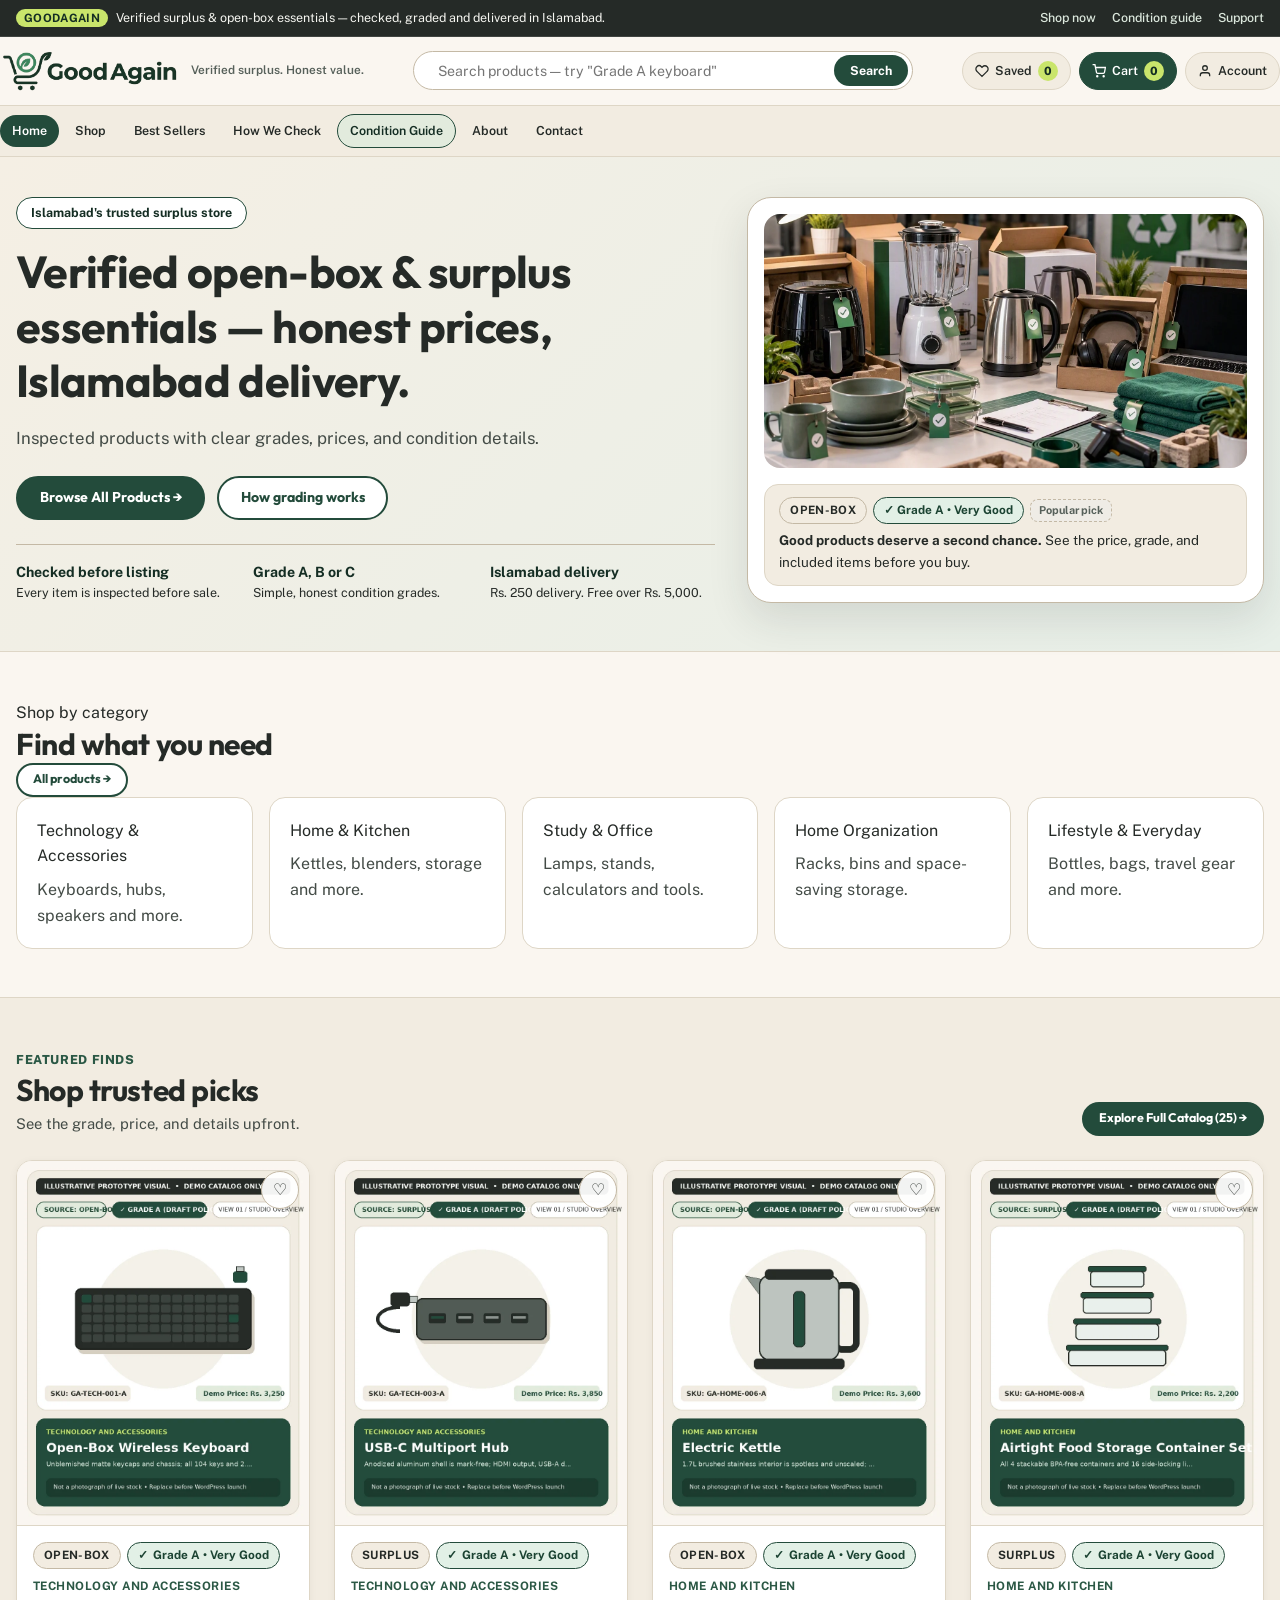
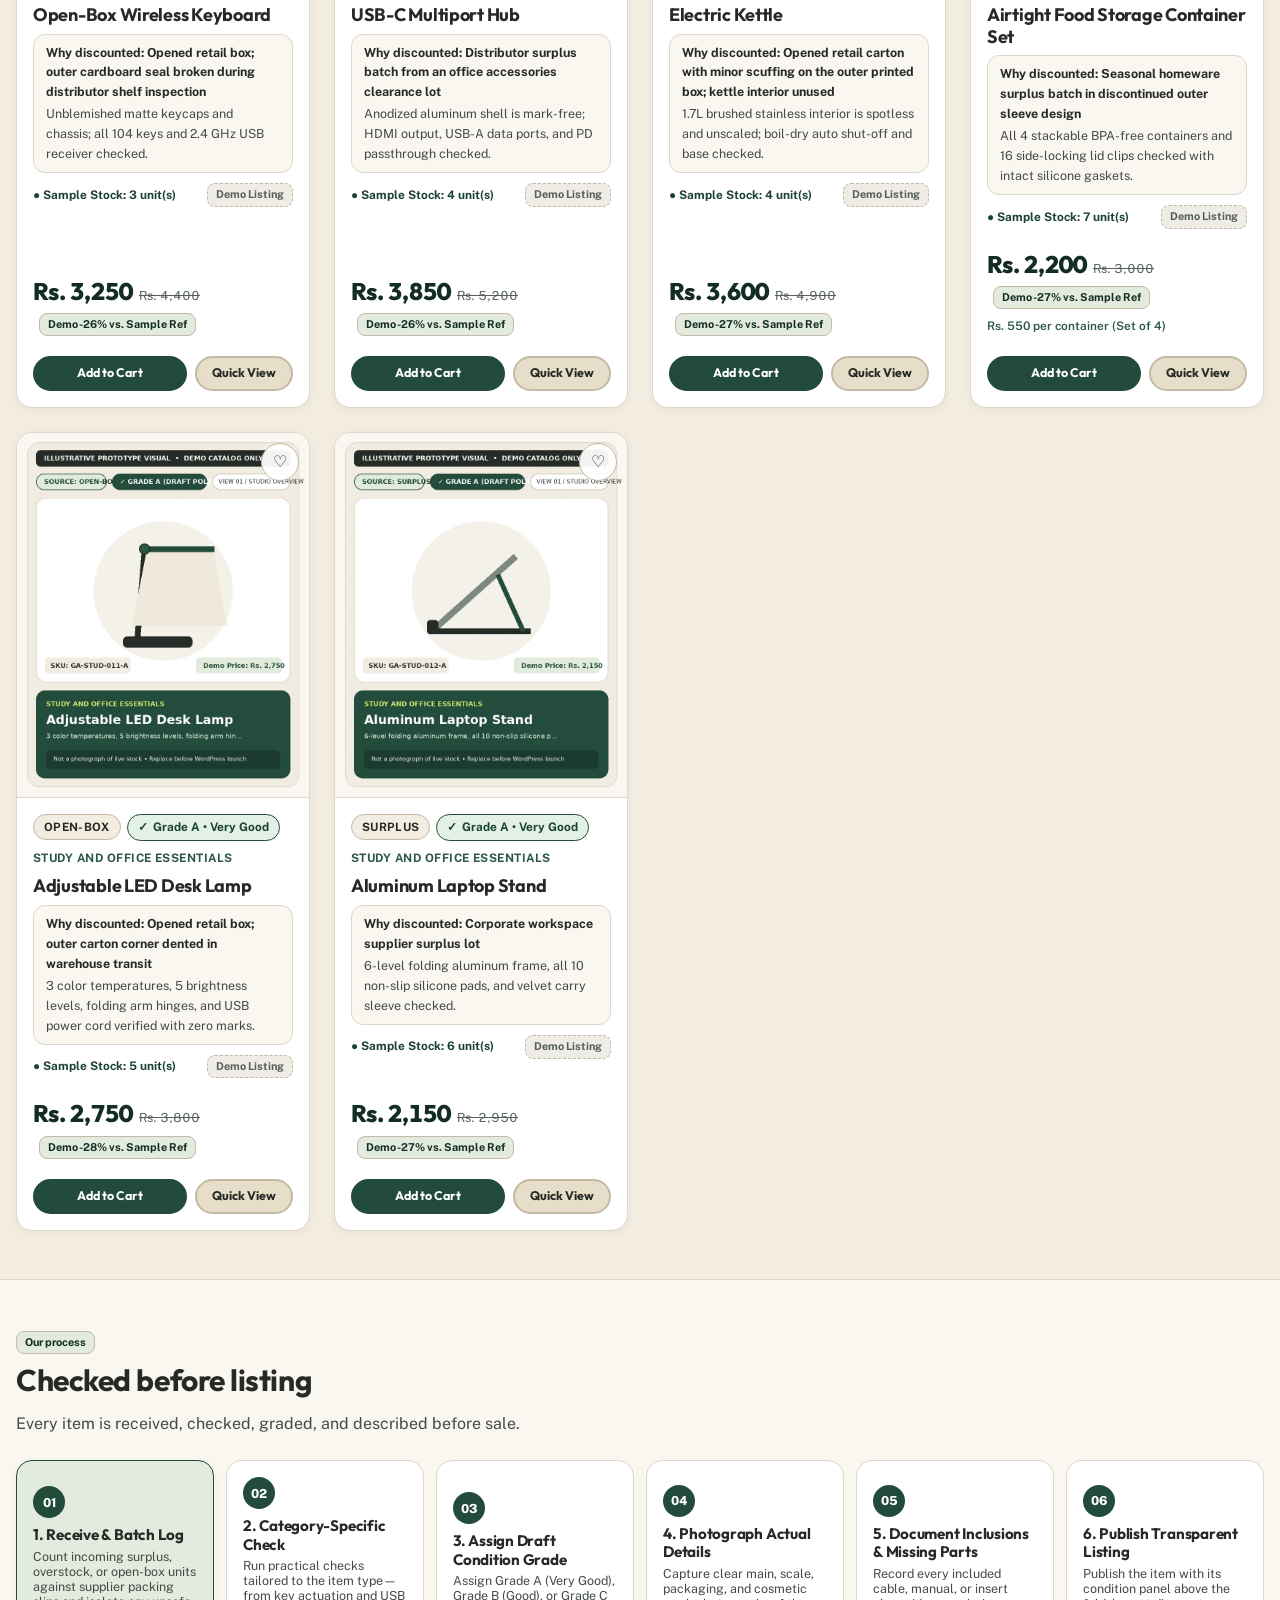
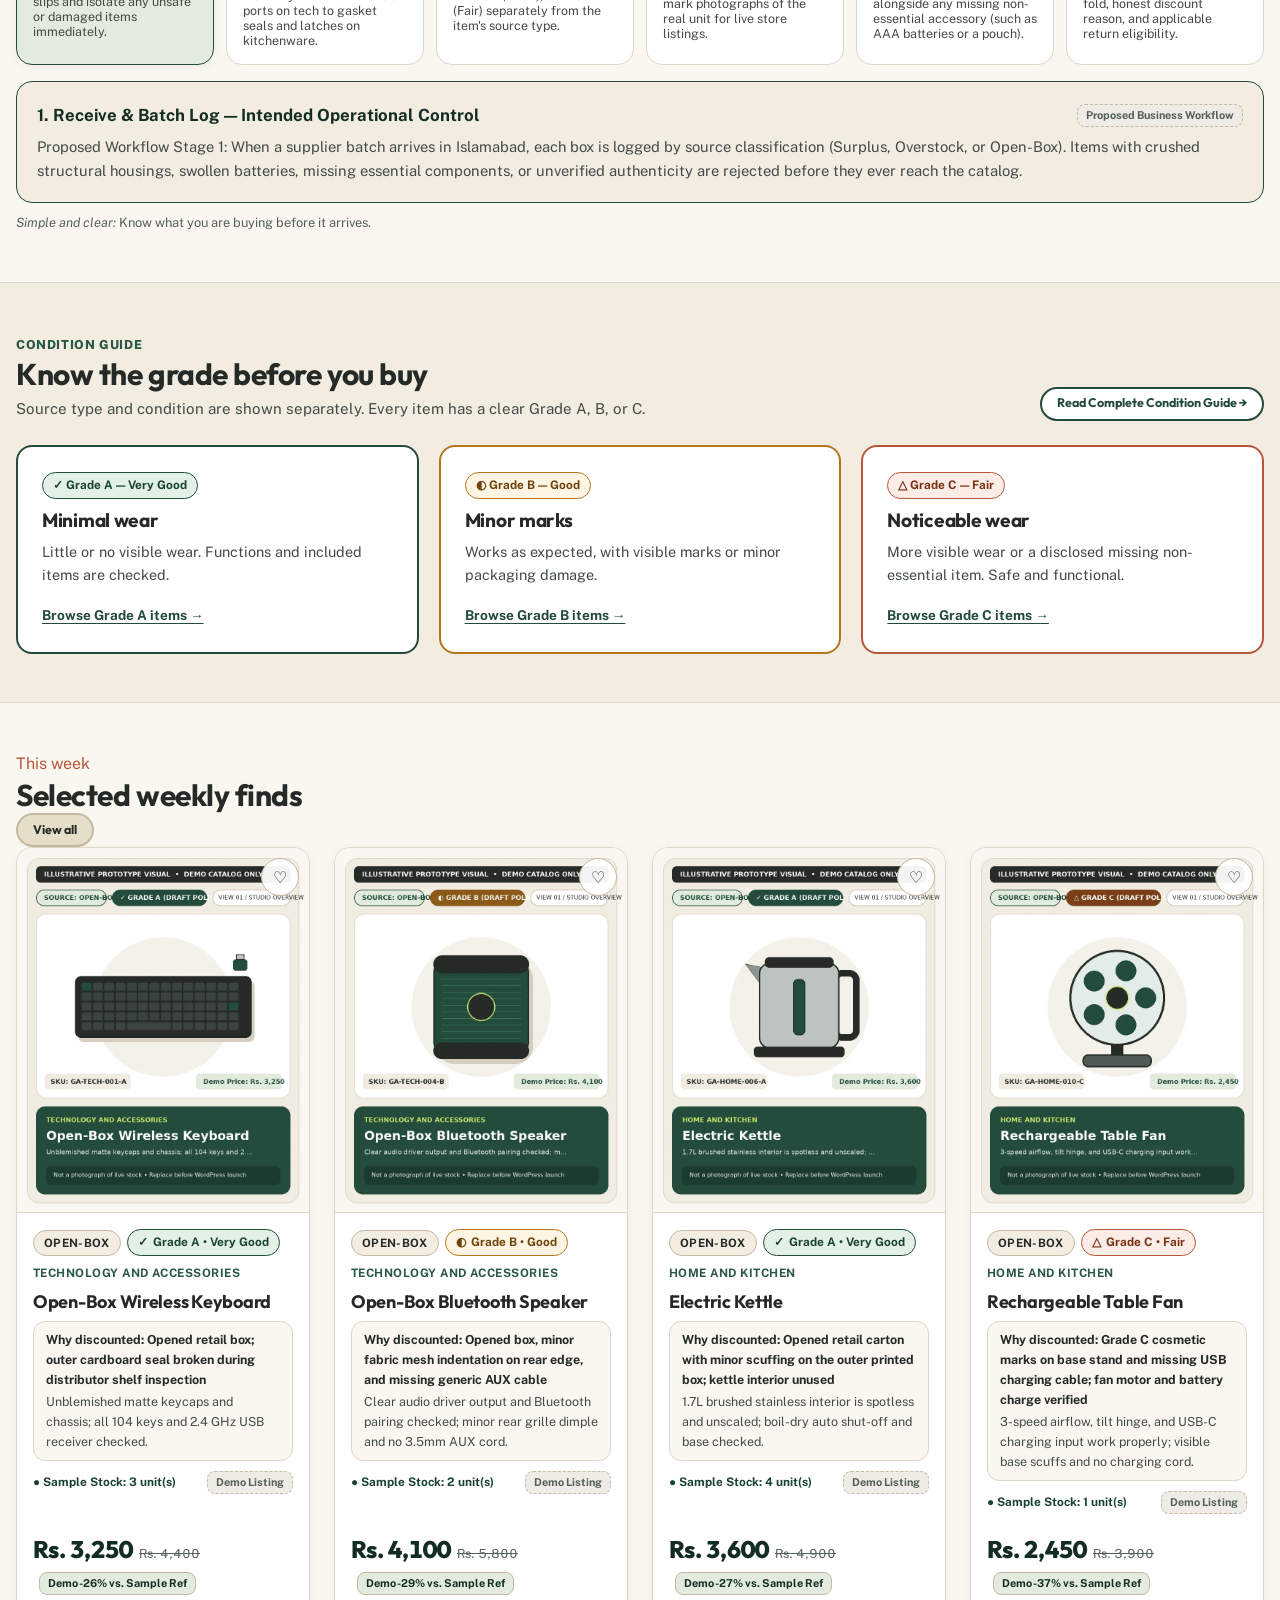
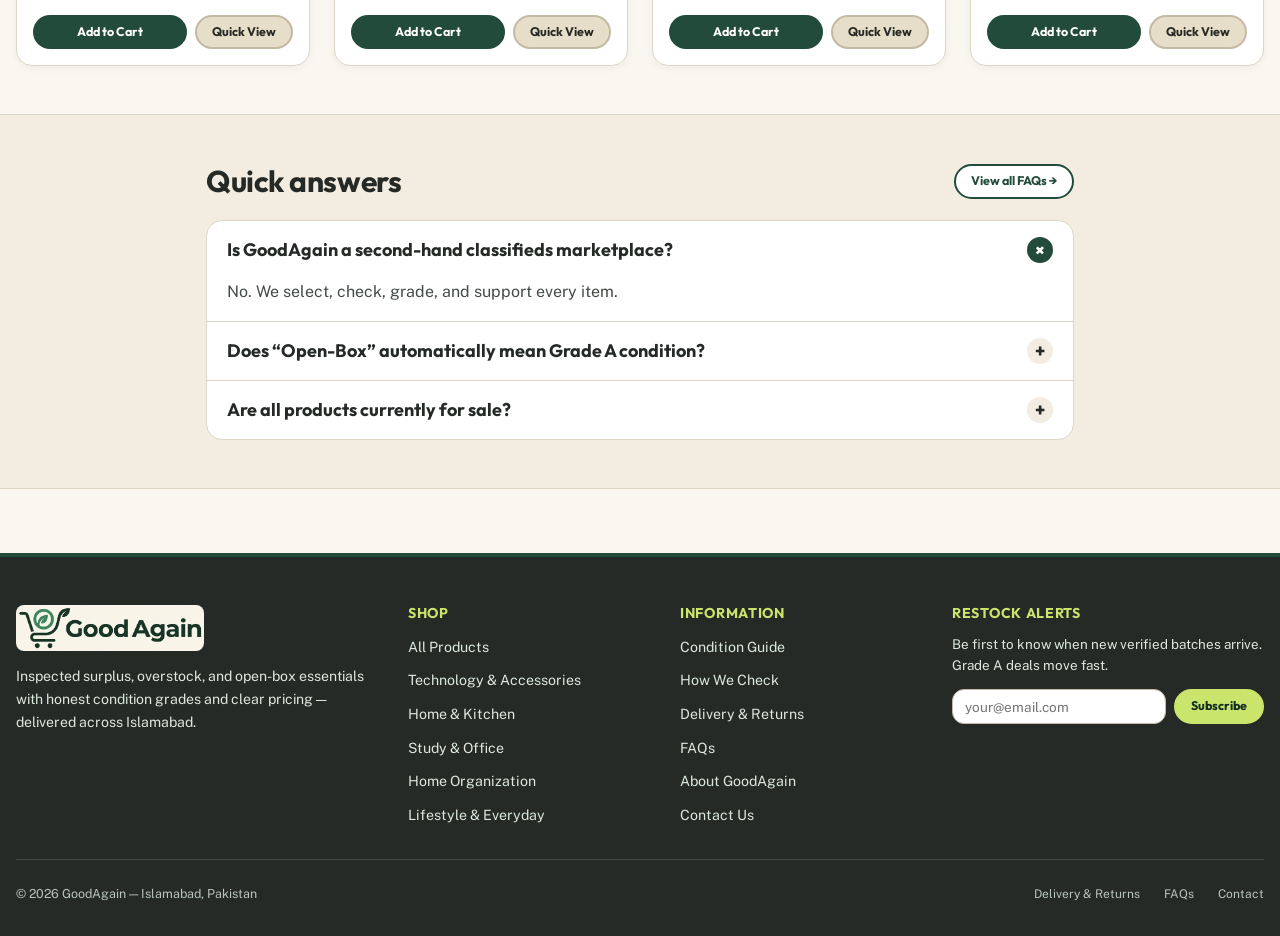
<file: index.html>
<!DOCTYPE html>
<html lang="en">
<head>
  <meta charset="UTF-8">
  <meta name="viewport" content="width=device-width, initial-scale=1.0">
  <title>GoodAgain — Verified Surplus &amp; Open-Box Essentials | Islamabad</title>
  <meta name="description" content="Shop checked surplus, overstock, and open-box essentials in Islamabad. Every item is inspected and graded A, B, or C with transparent PKR pricing and honest condition details.">
  <meta property="og:title" content="GoodAgain — Verified Surplus &amp; Open-Box Essentials">
  <meta property="og:description" content="Shop checked surplus, overstock, and open-box essentials in Islamabad with Grade A/B/C transparency.">
  <meta property="og:type" content="website">
  <!-- WordPress conversion: enqueue stylesheets via wp_enqueue_style() in functions.php -->
  <link rel="stylesheet" href="css/tokens.css">
  <link rel="stylesheet" href="css/base.css">
  <link rel="stylesheet" href="css/components.css">
  <link rel="stylesheet" href="css/pages.css">
  <link rel="stylesheet" href="css/responsive.css">
</head>
<body>
  <a href="#main-content" class="ga-skip-link">Skip to main content</a>

  <!-- WordPress conversion: replace with header.php (get_header()) -->
  <header id="ga-site-header" class="ga-header">
    <div class="ga-announcement" role="region" aria-label="Store announcement">
      <div class="ga-container ga-announcement__inner">
        <div>
          <span class="ga-announcement__badge">GoodAgain</span>
          <span>Verified essentials. Honest prices in Islamabad.</span>
        </div>
        <ul class="ga-announcement__links">
          <li><a href="shop.html">Shop now</a></li>
          <li><a href="condition-guide.html">Condition guide</a></li>
          <li><a href="contact.html">Support</a></li>
        </ul>
      </div>
    </div>
    <div class="ga-container ga-header__main">
      <a href="index.html" class="ga-brand" aria-label="GoodAgain Home - Verified surplus. Honest value.">
        <img src="assets/images/brand/goodagain-logo-transparent.webp" alt="GoodAgain logo" class="ga-brand__logo" width="180" height="44">
        <span class="ga-brand__tagline">Verified surplus. Honest value.</span>
      </a>
      <div class="ga-header-search" role="search">
        <form class="ga-header-search__form" id="ga-header-search-form" action="shop.html" method="get">
          <label for="ga-global-search-input" class="sr-only">Search GoodAgain products</label>
          <input type="search" id="ga-global-search-input" name="q" class="ga-header-search__input" placeholder="Search home, office, kitchen &amp; tech" autocomplete="off">
          <button type="submit" class="ga-header-search__btn">Search</button>
        </form>
        <div id="ga-search-suggestions" class="ga-search-suggestions" hidden aria-live="polite"></div>
      </div>
      <div class="ga-header__actions">
        <a href="wishlist.html" class="ga-action-pill" aria-label="Saved Wishlist items">
          <span class="ga-action-pill__label">Saved</span>
          <span class="ga-badge-count" data-ga-wishlist-count>0</span>
        </a>
        <a href="cart.html" class="ga-action-pill ga-action-pill--cart" aria-label="Shopping Cart">
          <span class="ga-action-pill__label">Cart</span>
          <span class="ga-badge-count" data-ga-cart-count>0</span>
        </a>
        <a href="my-account.html" class="ga-action-pill" aria-label="Customer Account">
          <span class="ga-action-pill__label">Account</span>
        </a>
        <button type="button" class="ga-menu-toggle" id="ga-mobile-menu-btn" aria-expanded="false" aria-controls="ga-primary-nav">
          Menu
        </button>
      </div>
    </div>
    <nav class="ga-nav-bar" id="ga-primary-nav" aria-label="Primary navigation">
      <div class="ga-container ga-nav-bar__inner">
        <ul class="ga-nav-list">
          <li><a href="index.html" class="ga-nav-link">Home</a></li>
          <li><a href="shop.html" class="ga-nav-link">Shop</a></li>
          <li><a href="shop.html" class="ga-nav-link">Best Sellers</a></li>
          <li><a href="how-we-check.html" class="ga-nav-link">How it Works</a></li>
          <li><a href="condition-guide.html" class="ga-nav-link ga-nav-link--highlight">Condition Guide</a></li>
          <li><a href="about.html" class="ga-nav-link">About</a></li>
          <li><a href="contact.html" class="ga-nav-link">Contact</a></li>
        </ul>
      </div>
    </nav>
  </header>

  <main id="main-content">

    <!-- WordPress conversion: maps to front-page.php -->
    <section class="ga-hero" aria-labelledby="ga-hero-heading">
      <div class="ga-container ga-hero__grid">
        <div>
          <span class="ga-hero__eyebrow">Islamabad's trusted surplus store</span>
          <h1 id="ga-hero-heading">Verified open-box &amp; surplus essentials — honest prices, Islamabad delivery.</h1>
          <p style="font-size:1.05rem;color:var(--ga-slate);max-width:560px;">
            Inspected products with clear grades, prices, and condition details.
          </p>
          <div class="ga-hero__actions">
            <a href="shop.html" class="ga-btn ga-btn--primary">Browse All Products &rarr;</a>
            <a href="condition-guide.html" class="ga-btn ga-btn--secondary">How grading works</a>
          </div>
          <div class="ga-hero__trust-strip">
            <div class="ga-hero__trust-item">
              <strong>Checked before listing</strong>
              Every item is inspected before sale.
            </div>
            <div class="ga-hero__trust-item">
              <strong>Grade A, B or C</strong>
              Simple, honest condition grades.
            </div>
            <div class="ga-hero__trust-item">
              <strong>Islamabad delivery</strong>
              Rs. 250 delivery. Free over Rs. 5,000.
            </div>
          </div>
        </div>
        <div class="ga-hero__showcase">
          <img src="assets/images/banners/hero-assortment-banner.webp" alt="Illustrative GoodAgain product assortment prepared for inspection and grading" class="ga-hero__showcase-img" width="768" height="404">
          <div style="background:var(--ga-oatmeal);border:1px solid var(--ga-border);border-radius:14px;padding:12px 14px;">
            <div class="ga-badge-row" style="margin-bottom:6px;">
              <span class="ga-source-pill">Open-box</span>
              <span class="ga-grade-badge ga-grade-badge--A">✓ Grade A • Very Good</span>
              <span class="ga-demo-pill">Popular pick</span>
            </div>
            <p style="font-size:0.84rem;margin:0;color:var(--ga-charcoal);">
              <strong>Good products deserve a second chance.</strong> See the price, grade, and included items before you buy.
            </p>
          </div>
        </div>
      </div>
    </section>

    <!-- Shop by Category -->
    <section class="ga-section" aria-labelledby="ga-cat-heading">
      <div class="ga-container">
        <div class="ga-section-header">
          <div>
            <span class="ga-eyebrow">Shop by category</span>
            <h2 id="ga-cat-heading" style="margin-bottom:0;">Find what you need</h2>
          </div>
          <a href="shop.html" class="ga-btn ga-btn--secondary ga-btn--sm">All products &rarr;</a>
        </div>
        <div class="ga-category-grid">
          <a href="shop.html?category=technology-accessories" class="ga-category-card">
            <span class="ga-category-card__label">Technology &amp; Accessories</span>
            <p class="ga-category-card__desc">Keyboards, hubs, speakers and more.</p>
          </a>
          <a href="shop.html?category=home-kitchen" class="ga-category-card">
            <span class="ga-category-card__label">Home &amp; Kitchen</span>
            <p class="ga-category-card__desc">Kettles, blenders, storage and more.</p>
          </a>
          <a href="shop.html?category=study-office" class="ga-category-card">
            <span class="ga-category-card__label">Study &amp; Office</span>
            <p class="ga-category-card__desc">Lamps, stands, calculators and tools.</p>
          </a>
          <a href="shop.html?category=home-organization" class="ga-category-card">
            <span class="ga-category-card__label">Home Organization</span>
            <p class="ga-category-card__desc">Racks, bins and space-saving storage.</p>
          </a>
          <a href="shop.html?category=lifestyle-everyday" class="ga-category-card">
            <span class="ga-category-card__label">Lifestyle &amp; Everyday</span>
            <p class="ga-category-card__desc">Bottles, bags, travel gear and more.</p>
          </a>
        </div>
      </div>
    </section>

    <!-- Featured Sample Products -->
    <section class="ga-section ga-section--oatmeal" aria-labelledby="ga-featured-heading">
      <div class="ga-container">
        <div style="display:flex;justify-content:space-between;align-items:flex-end;flex-wrap:wrap;gap:12px;margin-bottom:1.5rem;">
          <div>
            <span style="font-size:0.78rem;font-weight:800;text-transform:uppercase;letter-spacing:0.05em;color:var(--ga-moss);">Featured finds</span>
            <h2 id="ga-featured-heading" style="margin-bottom:4px;">Shop trusted picks</h2>
            <p style="font-size:0.92rem;margin:0;">See the grade, price, and details upfront.</p>
          </div>
          <a href="shop.html" class="ga-btn ga-btn--primary ga-btn--sm">Explore Full Catalog (25) &rarr;</a>
        </div>
        <!-- WooCommerce conversion: render featured products from [products visibility="featured"] or custom WP_Query -->
        <div id="ga-home-featured-grid" class="ga-product-grid"></div>
      </div>
    </section>

    <!-- "Checked Before Listed" 6-Step Interactive Process Section -->
    <section class="ga-section" aria-labelledby="ga-checked-heading">
      <div class="ga-container">
        <div style="max-width:760px;">
          <span class="ga-demo-pill" style="background:var(--ga-olive-soft);color:var(--ga-forest-deep);border-style:solid;">Our process</span>
          <h2 id="ga-checked-heading" style="margin-top:8px;">Checked before listing</h2>
          <p>Every item is received, checked, graded, and described before sale.</p>
        </div>
        <div id="ga-workflow-interactive" class="ga-workflow-grid" role="group" aria-label="Six stages of the Checked Before Listed workflow"></div>
        <div id="ga-workflow-detail-box" style="margin-top:1rem;background:var(--ga-oatmeal);border:1.5px solid var(--ga-forest);border-radius:var(--ga-radius-lg);padding:1.25rem;" aria-live="polite"></div>
        <p style="font-size:0.8rem;color:var(--ga-muted-ink);margin-top:10px;">
          <em>Simple and clear:</em> Know what you are buying before it arrives.
        </p>
      </div>
    </section>

    <!-- Condition grades -->
    <section class="ga-section ga-section--oatmeal" aria-labelledby="ga-grades-intro-heading">
      <div class="ga-container">
        <div style="display:flex;justify-content:space-between;align-items:flex-end;flex-wrap:wrap;gap:12px;margin-bottom:1.5rem;">
          <div style="max-width:720px;">
            <span style="font-size:0.78rem;font-weight:800;text-transform:uppercase;letter-spacing:0.05em;color:var(--ga-moss);">Condition guide</span>
            <h2 id="ga-grades-intro-heading" style="margin-bottom:4px;">Know the grade before you buy</h2>
            <p style="margin:0;font-size:0.94rem;">
              Source type and condition are shown separately. Every item has a clear Grade A, B, or C.
            </p>
          </div>
          <a href="condition-guide.html" class="ga-btn ga-btn--secondary ga-btn--sm">Read Complete Condition Guide &rarr;</a>
        </div>
        <div style="display:grid;grid-template-columns:repeat(auto-fit,minmax(290px,1fr));gap:1.25rem;">
          <article style="background:var(--ga-white);border:2px solid var(--ga-grade-a-border);border-radius:var(--ga-radius-lg);padding:1.5rem;">
            <span class="ga-grade-badge ga-grade-badge--A" style="margin-bottom:10px;">✓ Grade A — Very Good</span>
            <h3 style="font-size:1.2rem;">Minimal wear</h3>
            <p style="font-size:0.9rem;">Little or no visible wear. Functions and included items are checked.</p>
            <a href="shop.html?grade=A" style="font-size:0.85rem;font-weight:700;">Browse Grade A items &rarr;</a>
          </article>
          <article style="background:var(--ga-white);border:2px solid var(--ga-grade-b-border);border-radius:var(--ga-radius-lg);padding:1.5rem;">
            <span class="ga-grade-badge ga-grade-badge--B" style="margin-bottom:10px;">◐ Grade B — Good</span>
            <h3 style="font-size:1.2rem;">Minor marks</h3>
            <p style="font-size:0.9rem;">Works as expected, with visible marks or minor packaging damage.</p>
            <a href="shop.html?grade=B" style="font-size:0.85rem;font-weight:700;">Browse Grade B items &rarr;</a>
          </article>
          <article style="background:var(--ga-white);border:2px solid var(--ga-grade-c-border);border-radius:var(--ga-radius-lg);padding:1.5rem;">
            <span class="ga-grade-badge ga-grade-badge--C" style="margin-bottom:10px;">△ Grade C — Fair</span>
            <h3 style="font-size:1.2rem;">Noticeable wear</h3>
            <p style="font-size:0.9rem;">More visible wear or a disclosed missing non-essential item. Safe and functional.</p>
            <a href="shop.html?grade=C" style="font-size:0.85rem;font-weight:700;">Browse Grade C items &rarr;</a>
          </article>
        </div>
      </div>
    </section>

    <!-- Weekly Finds -->
    <section class="ga-section" aria-labelledby="ga-weekly-heading">
      <div class="ga-container">
        <div class="ga-section-header">
          <div>
            <span class="ga-eyebrow" style="color:var(--ga-terracotta);">This week</span>
            <h2 id="ga-weekly-heading" style="margin-bottom:0;">Selected weekly finds</h2>
          </div>
          <a href="shop.html" class="ga-btn ga-btn--warm ga-btn--sm">View all</a>
        </div>
        <div id="ga-home-weekly-grid" class="ga-product-grid"></div>
      </div>
    </section>

    <!-- Home FAQ & Helpful Shopping Links -->
    <section class="ga-section ga-section--oatmeal" aria-labelledby="ga-home-faq-heading">
      <div class="ga-container" style="max-width:900px;">
        <div style="display:flex;justify-content:space-between;align-items:center;flex-wrap:wrap;gap:12px;margin-bottom:1.25rem;">
          <h2 id="ga-home-faq-heading" style="margin:0;">Quick answers</h2>
          <a href="faq.html" class="ga-btn ga-btn--secondary ga-btn--sm">View all FAQs &rarr;</a>
        </div>
        <div class="ga-accordion">
          <div class="ga-accordion__item">
            <button type="button" class="ga-accordion__trigger" aria-expanded="true">
              <span>Is GoodAgain a second-hand classifieds marketplace?</span>
              <span class="ga-accordion__icon" aria-hidden="true">+</span>
            </button>
            <div class="ga-accordion__panel">
              <p>No. We select, check, grade, and support every item.</p>
            </div>
          </div>
          <div class="ga-accordion__item">
            <button type="button" class="ga-accordion__trigger" aria-expanded="false">
              <span>Does “Open-Box” automatically mean Grade A condition?</span>
              <span class="ga-accordion__icon" aria-hidden="true">+</span>
            </button>
            <div class="ga-accordion__panel" hidden>
              <p>No. Open-box describes the packaging. Grade A, B, or C describes condition.</p>
            </div>
          </div>
          <div class="ga-accordion__item">
            <button type="button" class="ga-accordion__trigger" aria-expanded="false">
              <span>Are all products currently for sale?</span>
              <span class="ga-accordion__icon" aria-hidden="true">+</span>
            </button>
            <div class="ga-accordion__panel" hidden>
              <p>Check each product page for current availability and details.</p>
            </div>
          </div>
        </div>
      </div>
    </section>

  </main>

  <!-- WordPress conversion: replace with footer.php (get_footer()) -->
  <footer id="ga-site-footer" class="ga-footer"></footer>

  <!-- WordPress conversion: enqueue scripts via wp_enqueue_script() in functions.php -->
  <script src="data/products.js"></script>
  <script src="js/partials.js"></script>
  <script src="js/cart.js"></script>
  <script src="js/wishlist.js"></script>
  <script src="js/products.js"></script>
  <script src="js/search.js"></script>
  <script src="js/filters.js"></script>
  <script src="js/gallery.js"></script>
  <script src="js/main.js"></script>
</body>
</html>
</file>
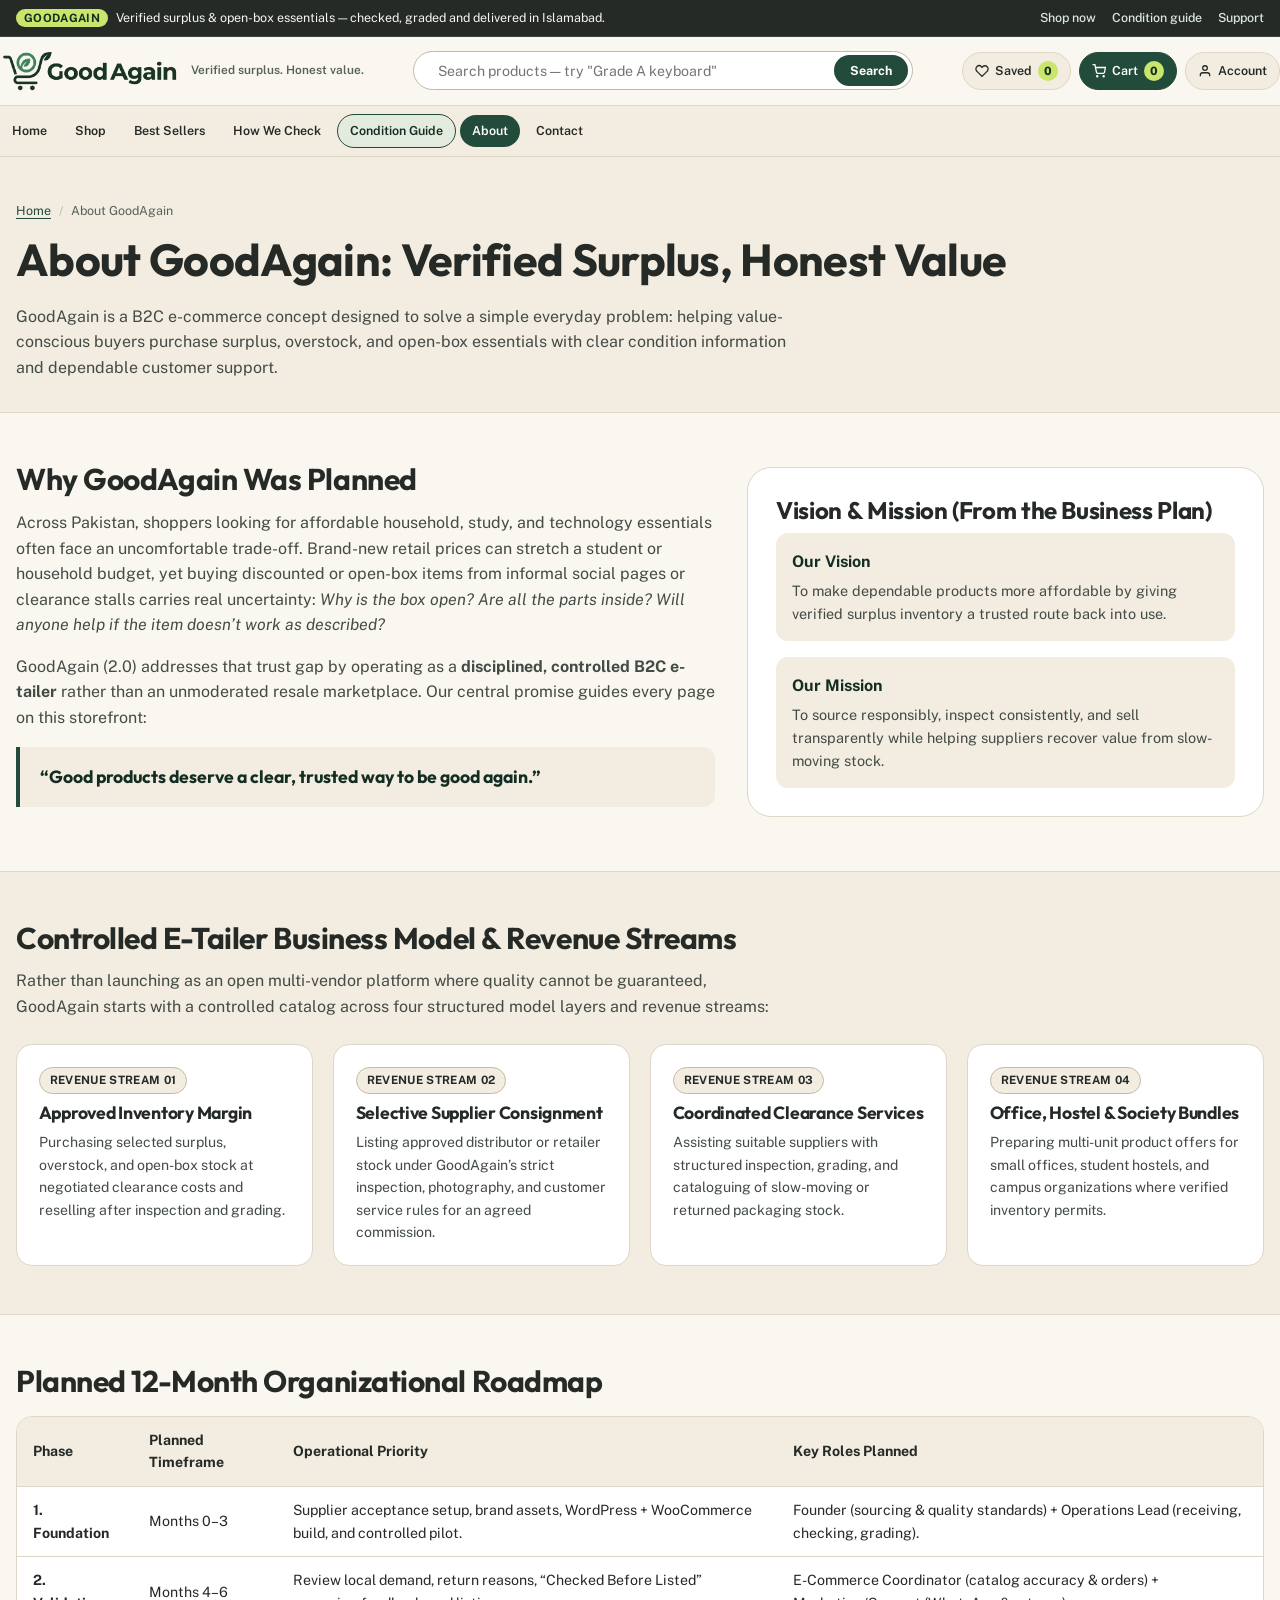
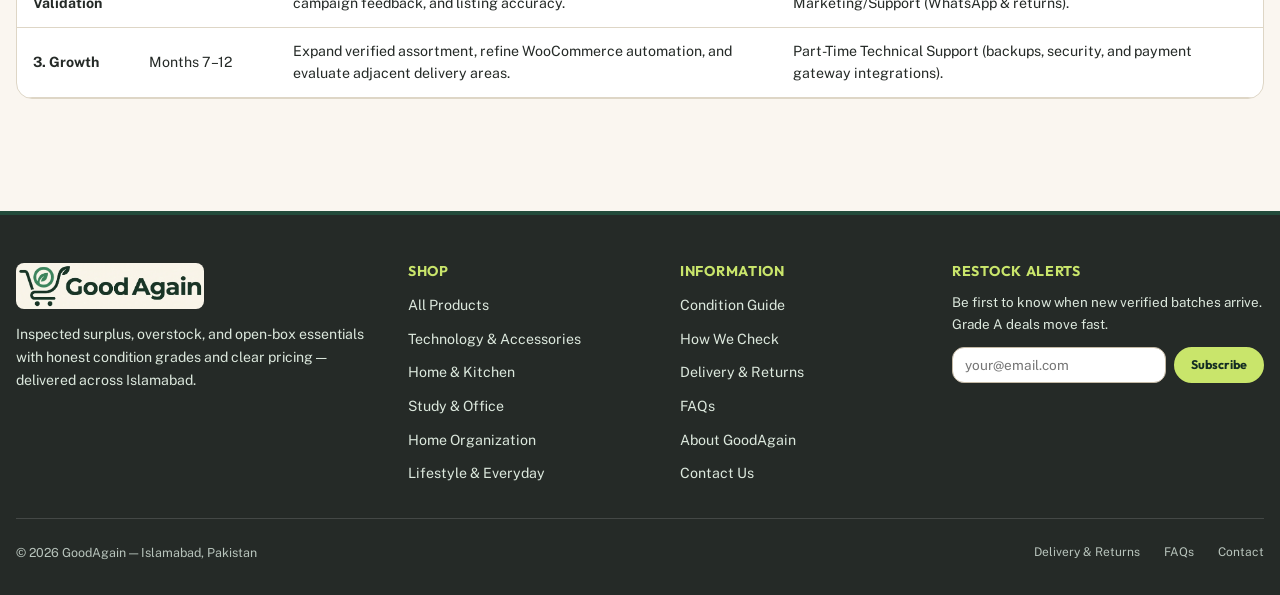
<file: about.html>
<!DOCTYPE html>
<html lang="en">
<head>
  <meta charset="UTF-8">
  <meta name="viewport" content="width=device-width, initial-scale=1.0">
  <title>About GoodAgain — Controlled Surplus E-Tailer.</title>
  <meta name="description" content="Read the GoodAgain brand story, mission, vision, and controlled B2C e-tailer business model grounded in our launch plan.">
  <!-- WordPress conversion: enqueue stylesheets via wp_enqueue_style() in functions.php -->
  <link rel="stylesheet" href="css/tokens.css">
  <link rel="stylesheet" href="css/base.css">
  <link rel="stylesheet" href="css/components.css">
  <link rel="stylesheet" href="css/pages.css">
  <link rel="stylesheet" href="css/responsive.css">
</head>
<body>
  <a href="#main-content" class="ga-skip-link">Skip to main content</a>

  <!-- WordPress conversion: replace with header.php (get_header()) -->
  <header id="ga-site-header" class="ga-header">
    <div class="ga-announcement" role="region" aria-label="Store announcement">
      <div class="ga-container ga-announcement__inner">
        <div>
          <span class="ga-announcement__badge">GoodAgain</span>
          <span>Verified surplus, open-box and everyday essentials - honest prices.</span>
        </div>
        <ul class="ga-announcement__links">
          <li><a href="shop.html">Shop now</a></li>
          <li><a href="condition-guide.html">Condition guide</a></li>
          <li><a href="contact.html">Support</a></li>
        </ul>
      </div>
    </div>
    <div class="ga-container ga-header__main">
      <a href="index.html" class="ga-brand" aria-label="GoodAgain Home - Verified surplus. Honest value.">
        <img src="assets/images/brand/goodagain-logo-transparent.webp" alt="GoodAgain logo" class="ga-brand__logo" width="180" height="44">
        <span class="ga-brand__tagline">Verified surplus. Honest value.</span>
      </a>
      <div class="ga-header-search" role="search">
        <form class="ga-header-search__form" id="ga-header-search-form" action="shop.html" method="get">
          <label for="ga-global-search-input" class="sr-only">Search GoodAgain products</label>
          <input type="search" id="ga-global-search-input" name="q" class="ga-header-search__input" placeholder="Search home, office, kitchen &amp; tech" autocomplete="off">
          <button type="submit" class="ga-header-search__btn">Search</button>
        </form>
        <div id="ga-search-suggestions" class="ga-search-suggestions" hidden aria-live="polite"></div>
      </div>
      <div class="ga-header__actions">
        <a href="wishlist.html" class="ga-action-pill" aria-label="Saved Wishlist items">
          <span class="ga-action-pill__label">Saved</span>
          <span class="ga-badge-count" data-ga-wishlist-count>0</span>
        </a>
        <a href="cart.html" class="ga-action-pill ga-action-pill--cart" aria-label="Shopping Cart">
          <span class="ga-action-pill__label">Cart</span>
          <span class="ga-badge-count" data-ga-cart-count>0</span>
        </a>
        <a href="my-account.html" class="ga-action-pill" aria-label="Customer Account">
          <span class="ga-action-pill__label">Account</span>
        </a>
        <button type="button" class="ga-menu-toggle" id="ga-mobile-menu-btn" aria-expanded="false" aria-controls="ga-primary-nav">
          Menu
        </button>
      </div>
    </div>
    <nav class="ga-nav-bar" id="ga-primary-nav" aria-label="Primary navigation">
      <div class="ga-container ga-nav-bar__inner">
        <ul class="ga-nav-list">
          <li><a href="index.html" class="ga-nav-link">Home</a></li>
          <li><a href="shop.html" class="ga-nav-link">Shop</a></li>
          <li><a href="shop.html" class="ga-nav-link">Best Sellers</a></li>
          <li><a href="how-we-check.html" class="ga-nav-link">How it Works</a></li>
          <li><a href="condition-guide.html" class="ga-nav-link ga-nav-link--highlight">Condition Guide</a></li>
          <li><a href="about.html" class="ga-nav-link">About</a></li>
          <li><a href="contact.html" class="ga-nav-link">Contact</a></li>
        </ul>
      </div>
    </nav>
  </header>

  <main id="main-content">

    <!-- WordPress conversion: maps to page-about.php or page.php -->
    <section class="ga-page-hero">
      <div class="ga-container">
        <nav class="ga-breadcrumbs" aria-label="Breadcrumb">
          <ol><li><a href="index.html">Home</a></li><li aria-current="page">About GoodAgain</li></ol>
        </nav>
        <h1>About GoodAgain: Verified Surplus, Honest Value</h1>
        <p style="max-width:780px;margin:0;">
          GoodAgain is a B2C e-commerce concept designed to solve a simple everyday problem: helping value-conscious buyers purchase surplus, overstock, and open-box essentials with clear condition information and dependable customer support.
        </p>
      </div>
    </section>

    <section class="ga-section">
      <div class="ga-container">
        <div class="ga-hero__grid">
          <div>
            <h2>Why GoodAgain Was Planned</h2>
            <p>
              Across Pakistan, shoppers looking for affordable household, study, and technology essentials often face an uncomfortable trade-off. Brand-new retail prices can stretch a student or household budget, yet buying discounted or open-box items from informal social pages or clearance stalls carries real uncertainty: <em>Why is the box open? Are all the parts inside? Will anyone help if the item doesn’t work as described?</em>
            </p>
            <p>
              GoodAgain (2.0) addresses that trust gap by operating as a <strong>disciplined, controlled B2C e-tailer</strong> rather than an unmoderated resale marketplace. Our central promise guides every page on this storefront:
            </p>
            <blockquote style="background:var(--ga-oatmeal);border-left:4px solid var(--ga-forest);padding:1rem 1.25rem;border-radius:0 12px 12px 0;font-family:var(--ga-font-display);font-weight:700;font-size:1.1rem;color:var(--ga-forest-deep);margin:1rem 0;">
              “Good products deserve a clear, trusted way to be good again.”
            </blockquote>
          </div>
          <div style="background:var(--ga-white);border:1.5px solid var(--ga-border);border-radius:var(--ga-radius-xl);padding:1.75rem;">
            <h3>Vision &amp; Mission (From the Business Plan)</h3>
            <div style="background:var(--ga-oatmeal);border-radius:12px;padding:1rem;margin-bottom:1rem;">
              <strong style="color:var(--ga-forest-deep);display:block;margin-bottom:4px;">Our Vision</strong>
              <p style="font-size:0.9rem;margin:0;">To make dependable products more affordable by giving verified surplus inventory a trusted route back into use.</p>
            </div>
            <div style="background:var(--ga-oatmeal);border-radius:12px;padding:1rem;">
              <strong style="color:var(--ga-forest-deep);display:block;margin-bottom:4px;">Our Mission</strong>
              <p style="font-size:0.9rem;margin:0;">To source responsibly, inspect consistently, and sell transparently while helping suppliers recover value from slow-moving stock.</p>
            </div>
          </div>
        </div>
      </div>
    </section>

    <section class="ga-section ga-section--oatmeal">
      <div class="ga-container">
        <h2>Controlled E-Tailer Business Model &amp; Revenue Streams</h2>
        <p style="max-width:760px;margin-bottom:1.5rem;">
          Rather than launching as an open multi-vendor platform where quality cannot be guaranteed, GoodAgain starts with a controlled catalog across four structured model layers and revenue streams:
        </p>
        <div style="display:grid;grid-template-columns:repeat(auto-fit,minmax(260px,1fr));gap:1.25rem;">
          <article style="background:var(--ga-white);border:1px solid var(--ga-border);border-radius:var(--ga-radius-lg);padding:1.35rem;">
            <span class="ga-source-pill">Revenue Stream 01</span>
            <h3 style="font-size:1.1rem;margin-top:8px;">Approved Inventory Margin</h3>
            <p style="font-size:0.88rem;margin:0;">Purchasing selected surplus, overstock, and open-box stock at negotiated clearance costs and reselling after inspection and grading.</p>
          </article>
          <article style="background:var(--ga-white);border:1px solid var(--ga-border);border-radius:var(--ga-radius-lg);padding:1.35rem;">
            <span class="ga-source-pill">Revenue Stream 02</span>
            <h3 style="font-size:1.1rem;margin-top:8px;">Selective Supplier Consignment</h3>
            <p style="font-size:0.88rem;margin:0;">Listing approved distributor or retailer stock under GoodAgain’s strict inspection, photography, and customer service rules for an agreed commission.</p>
          </article>
          <article style="background:var(--ga-white);border:1px solid var(--ga-border);border-radius:var(--ga-radius-lg);padding:1.35rem;">
            <span class="ga-source-pill">Revenue Stream 03</span>
            <h3 style="font-size:1.1rem;margin-top:8px;">Coordinated Clearance Services</h3>
            <p style="font-size:0.88rem;margin:0;">Assisting suitable suppliers with structured inspection, grading, and cataloguing of slow-moving or returned packaging stock.</p>
          </article>
          <article style="background:var(--ga-white);border:1px solid var(--ga-border);border-radius:var(--ga-radius-lg);padding:1.35rem;">
            <span class="ga-source-pill">Revenue Stream 04</span>
            <h3 style="font-size:1.1rem;margin-top:8px;">Office, Hostel &amp; Society Bundles</h3>
            <p style="font-size:0.88rem;margin:0;">Preparing multi-unit product offers for small offices, student hostels, and campus organizations where verified inventory permits.</p>
          </article>
        </div>
      </div>
    </section>

    <section class="ga-section">
      <div class="ga-container">
        <h2>Planned 12-Month Organizational Roadmap</h2>
        <div class="ga-table-wrap" style="margin-top:1rem;">
          <table class="ga-table">
            <thead>
              <tr>
                <th>Phase</th>
                <th>Planned Timeframe</th>
                <th>Operational Priority</th>
                <th>Key Roles Planned</th>
              </tr>
            </thead>
            <tbody>
              <tr>
                <td><strong>1. Foundation</strong></td>
                <td>Months 0–3</td>
                <td>Supplier acceptance setup, brand assets, WordPress + WooCommerce build, and controlled pilot.</td>
                <td>Founder (sourcing &amp; quality standards) + Operations Lead (receiving, checking, grading).</td>
              </tr>
              <tr>
                <td><strong>2. Validation</strong></td>
                <td>Months 4–6</td>
                <td>Review local demand, return reasons, “Checked Before Listed” campaign feedback, and listing accuracy.</td>
                <td>E-Commerce Coordinator (catalog accuracy &amp; orders) + Marketing/Support (WhatsApp &amp; returns).</td>
              </tr>
              <tr>
                <td><strong>3. Growth</strong></td>
                <td>Months 7–12</td>
                <td>Expand verified assortment, refine WooCommerce automation, and evaluate adjacent delivery areas.</td>
                <td>Part-Time Technical Support (backups, security, and payment gateway integrations).</td>
              </tr>
            </tbody>
          </table>
        </div>
      </div>
    </section>

  </main>

  <!-- WordPress conversion: replace with footer.php (get_footer()) -->
  <footer id="ga-site-footer" class="ga-footer"></footer>

  <!-- WordPress conversion: enqueue scripts via wp_enqueue_script() in functions.php -->
  <script src="data/products.js"></script>
  <script src="js/partials.js"></script>
  <script src="js/cart.js"></script>
  <script src="js/wishlist.js"></script>
  <script src="js/products.js"></script>
  <script src="js/search.js"></script>
  <script src="js/filters.js"></script>
  <script src="js/gallery.js"></script>
  <script src="js/main.js"></script>
</body>
</html>
</file>
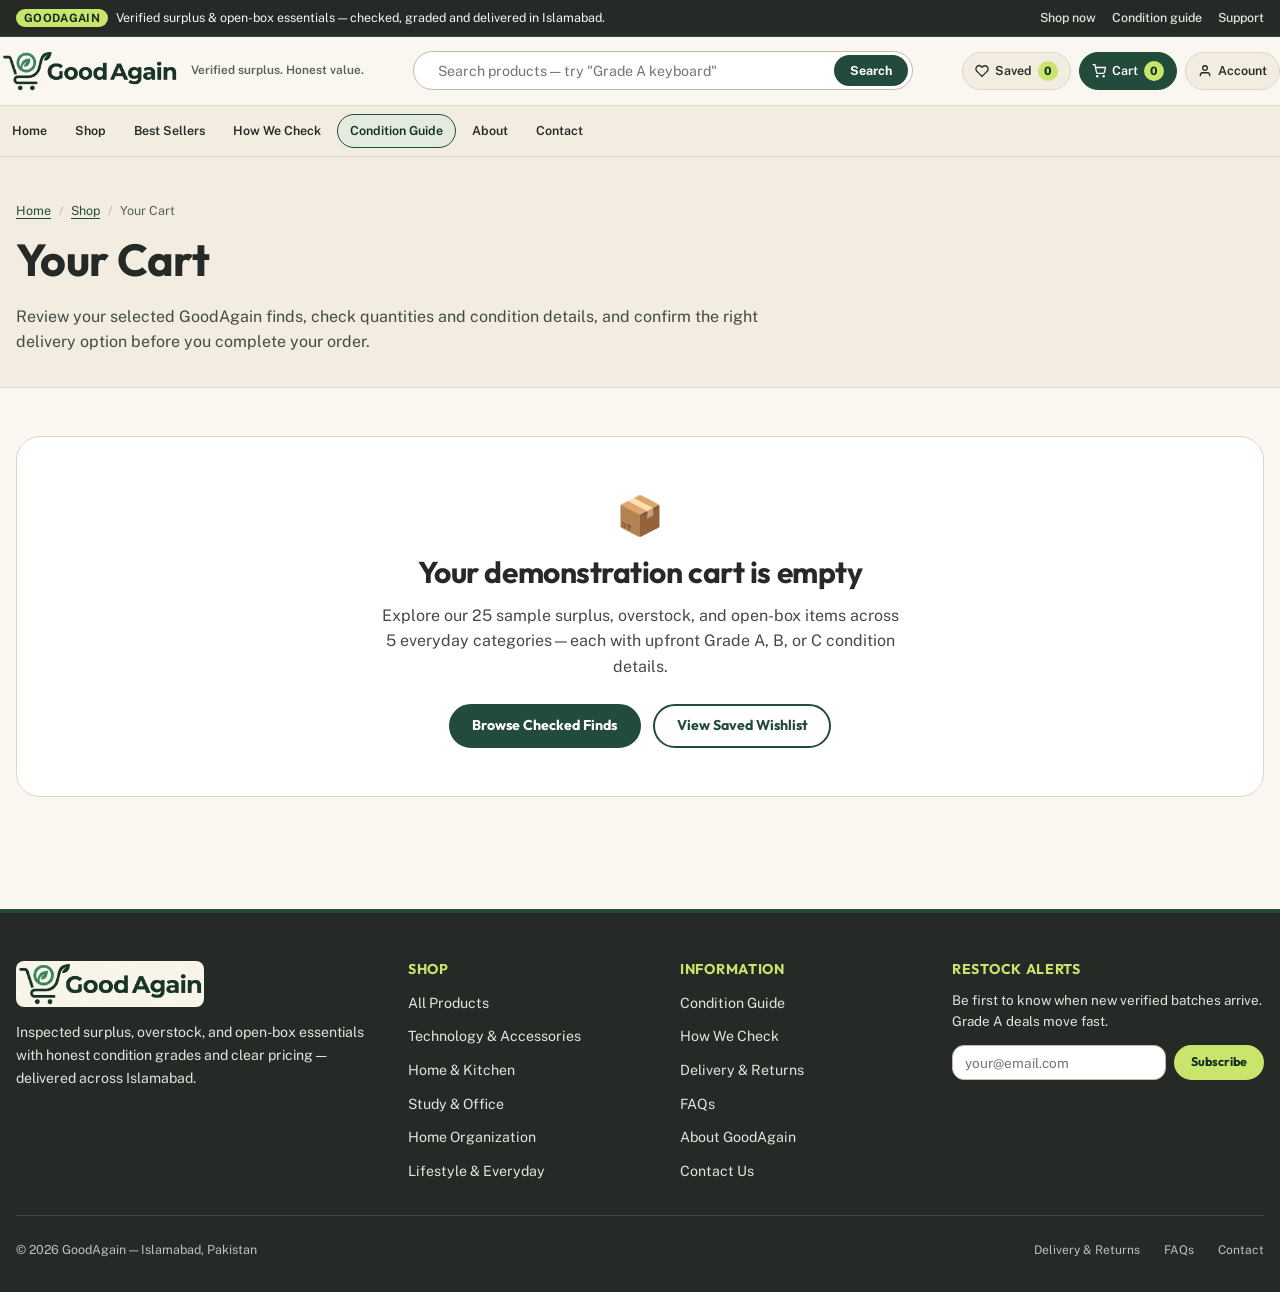
<file: cart.html>
<!DOCTYPE html>
<html lang="en">
<head>
  <meta charset="UTF-8">
  <meta name="viewport" content="width=device-width, initial-scale=1.0">
  <title>Your Cart | GoodAgain</title>
  <meta name="description" content="Review your selected GoodAgain essentials, check quantities and delivery details, and complete your order.">
  <!-- WordPress conversion: enqueue stylesheets via wp_enqueue_style() in functions.php -->
  <link rel="stylesheet" href="css/tokens.css">
  <link rel="stylesheet" href="css/base.css">
  <link rel="stylesheet" href="css/components.css">
  <link rel="stylesheet" href="css/pages.css">
  <link rel="stylesheet" href="css/responsive.css">
</head>
<body>
  <a href="#main-content" class="ga-skip-link">Skip to main content</a>

  <!-- WordPress conversion: replace with header.php (get_header()) -->
  <header id="ga-site-header" class="ga-header">
    <div class="ga-announcement" role="region" aria-label="Store announcement">
      <div class="ga-container ga-announcement__inner">
        <div>
          <span class="ga-announcement__badge">GoodAgain</span>
          <span>Verified surplus, open-box and everyday essentials - honest prices.</span>
        </div>
        <ul class="ga-announcement__links">
          <li><a href="shop.html">Shop now</a></li>
          <li><a href="condition-guide.html">Condition guide</a></li>
          <li><a href="contact.html">Support</a></li>
        </ul>
      </div>
    </div>
    <div class="ga-container ga-header__main">
      <a href="index.html" class="ga-brand" aria-label="GoodAgain Home - Verified surplus. Honest value.">
        <img src="assets/images/brand/goodagain-logo-transparent.webp" alt="GoodAgain logo" class="ga-brand__logo" width="180" height="44">
        <span class="ga-brand__tagline">Verified surplus. Honest value.</span>
      </a>
      <div class="ga-header-search" role="search">
        <form class="ga-header-search__form" id="ga-header-search-form" action="shop.html" method="get">
          <label for="ga-global-search-input" class="sr-only">Search GoodAgain products</label>
          <input type="search" id="ga-global-search-input" name="q" class="ga-header-search__input" placeholder="Search home, office, kitchen &amp; tech" autocomplete="off">
          <button type="submit" class="ga-header-search__btn">Search</button>
        </form>
        <div id="ga-search-suggestions" class="ga-search-suggestions" hidden aria-live="polite"></div>
      </div>
      <div class="ga-header__actions">
        <a href="wishlist.html" class="ga-action-pill" aria-label="Saved Wishlist items">
          <span class="ga-action-pill__label">Saved</span>
          <span class="ga-badge-count" data-ga-wishlist-count>0</span>
        </a>
        <a href="cart.html" class="ga-action-pill ga-action-pill--cart" aria-label="Shopping Cart">
          <span class="ga-action-pill__label">Cart</span>
          <span class="ga-badge-count" data-ga-cart-count>0</span>
        </a>
        <a href="my-account.html" class="ga-action-pill" aria-label="Customer Account">
          <span class="ga-action-pill__label">Account</span>
        </a>
        <button type="button" class="ga-menu-toggle" id="ga-mobile-menu-btn" aria-expanded="false" aria-controls="ga-primary-nav">
          Menu
        </button>
      </div>
    </div>
    <nav class="ga-nav-bar" id="ga-primary-nav" aria-label="Primary navigation">
      <div class="ga-container ga-nav-bar__inner">
        <ul class="ga-nav-list">
          <li><a href="index.html" class="ga-nav-link">Home</a></li>
          <li><a href="shop.html" class="ga-nav-link">Shop</a></li>
          <li><a href="shop.html" class="ga-nav-link">Best Sellers</a></li>
          <li><a href="how-we-check.html" class="ga-nav-link">How it Works</a></li>
          <li><a href="condition-guide.html" class="ga-nav-link ga-nav-link--highlight">Condition Guide</a></li>
          <li><a href="about.html" class="ga-nav-link">About</a></li>
          <li><a href="contact.html" class="ga-nav-link">Contact</a></li>
        </ul>
      </div>
    </nav>
  </header>

  <main id="main-content">

    <!-- WordPress conversion: maps to WooCommerce cart page ([woocommerce_cart]) -->
    <section class="ga-page-hero">
      <div class="ga-container">
        <nav class="ga-breadcrumbs" aria-label="Breadcrumb">
          <ol><li><a href="index.html">Home</a></li><li><a href="shop.html">Shop</a></li><li aria-current="page">Your Cart</li></ol>
        </nav>
        <h1>Your Cart</h1>
        <p style="max-width:760px;margin:0;">
          Review your selected GoodAgain finds, check quantities and condition details, and confirm the right delivery option before you complete your order.
        </p>
      </div>
    </section>

    <section class="ga-section">
      <div class="ga-container" id="ga-cart-page-container">
        <p>Loading your cart...</p>
      </div>
    </section>

  </main>

  <!-- WordPress conversion: replace with footer.php (get_footer()) -->
  <footer id="ga-site-footer" class="ga-footer"></footer>

  <!-- WordPress conversion: enqueue scripts via wp_enqueue_script() in functions.php -->
  <script src="data/products.js"></script>
  <script src="js/partials.js"></script>
  <script src="js/cart.js"></script>
  <script src="js/wishlist.js"></script>
  <script src="js/products.js"></script>
  <script src="js/search.js"></script>
  <script src="js/filters.js"></script>
  <script src="js/gallery.js"></script>
  <script src="js/main.js"></script>
</body>
</html>
</file>
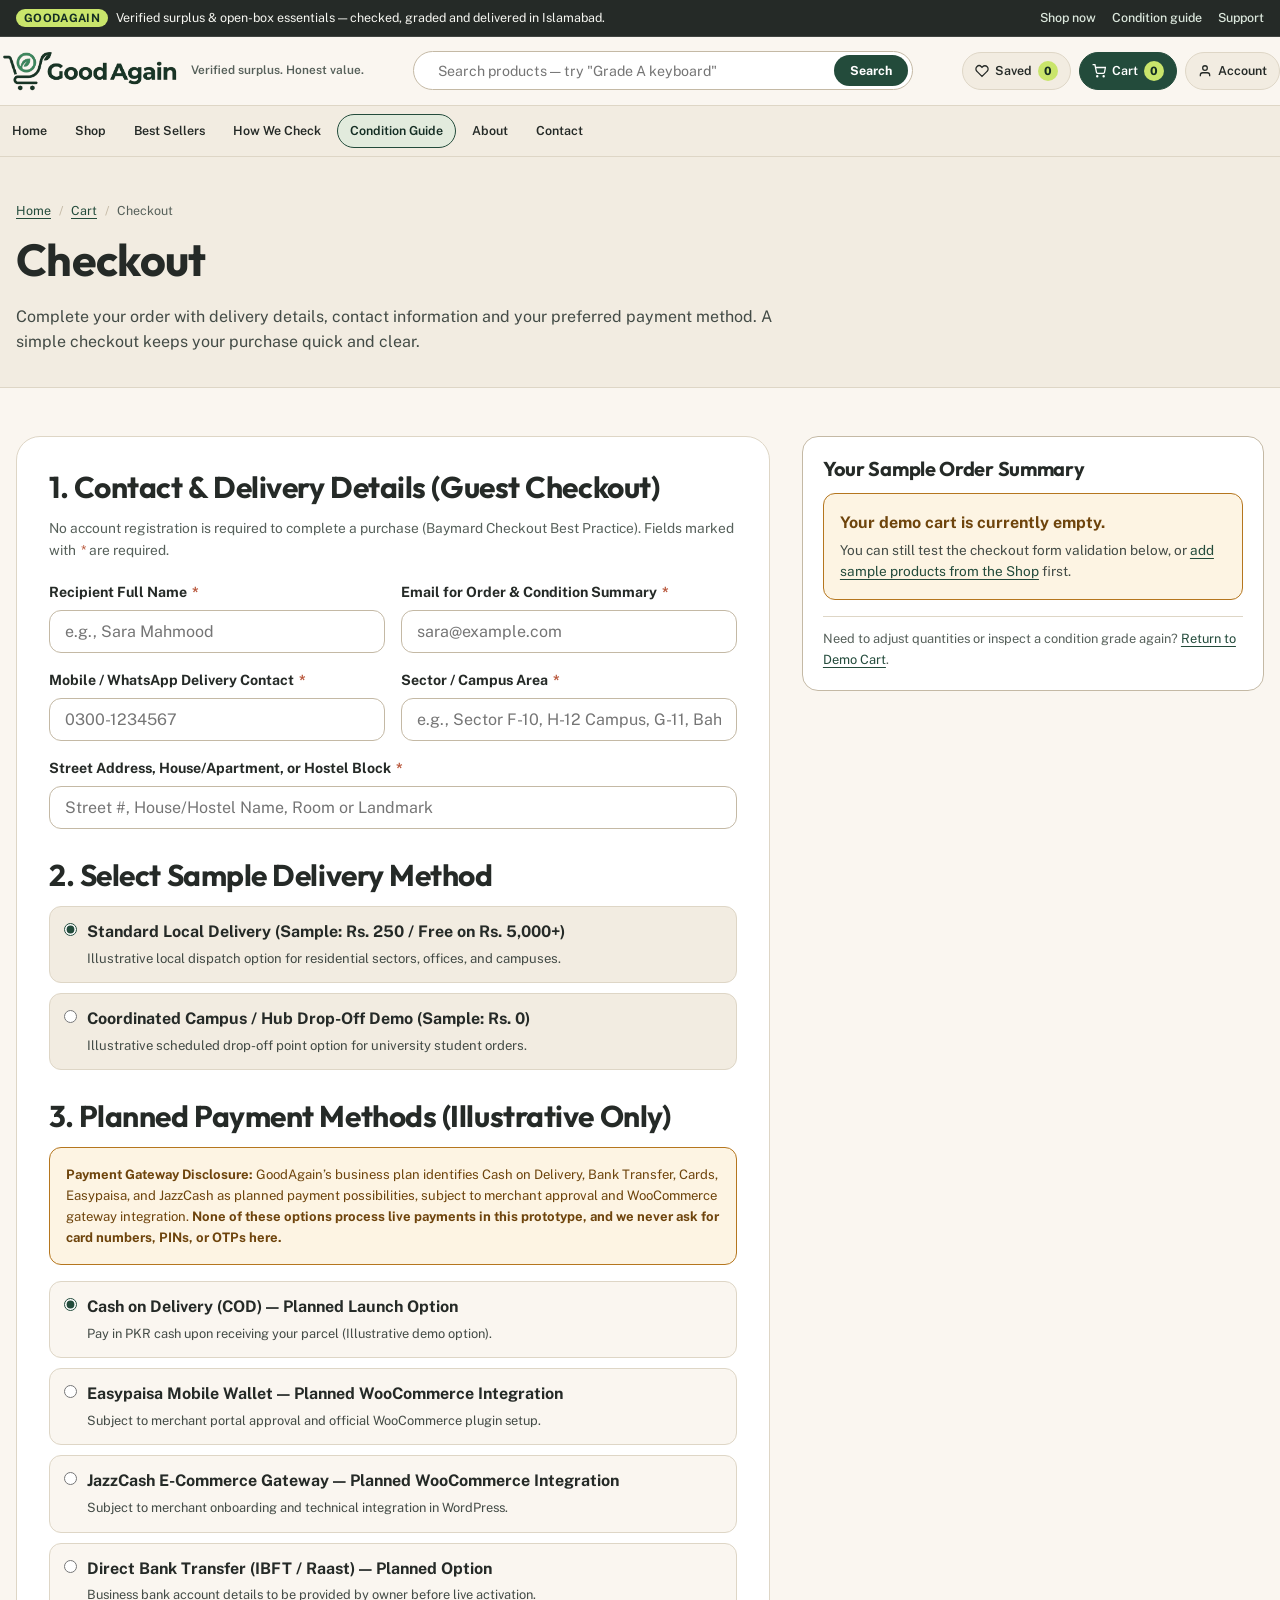
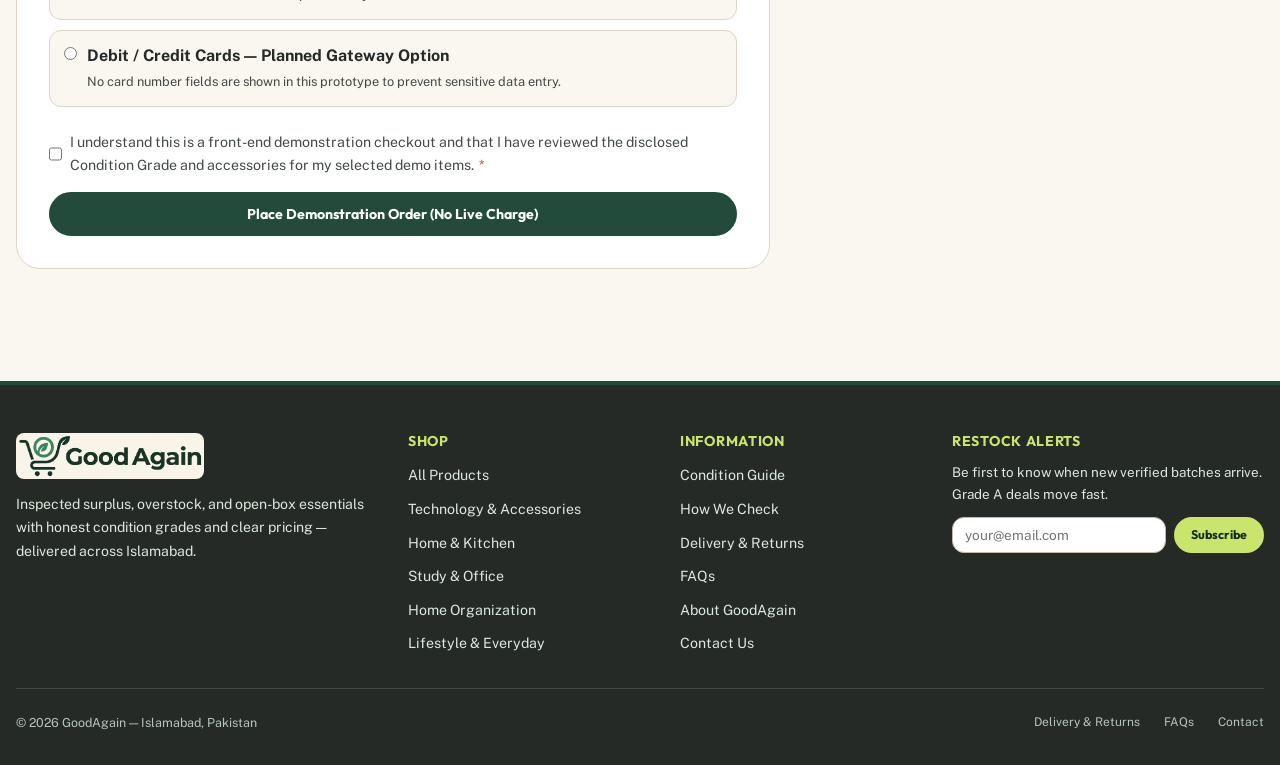
<file: checkout.html>
<!DOCTYPE html>
<html lang="en">
<head>
  <meta charset="UTF-8">
  <meta name="viewport" content="width=device-width, initial-scale=1.0">
  <title>Checkout | GoodAgain</title>
  <meta name="description" content="Complete your GoodAgain order with delivery details, contact information, and your preferred payment method.">
  <!-- WordPress conversion: enqueue stylesheets via wp_enqueue_style() in functions.php -->
  <link rel="stylesheet" href="css/tokens.css">
  <link rel="stylesheet" href="css/base.css">
  <link rel="stylesheet" href="css/components.css">
  <link rel="stylesheet" href="css/pages.css">
  <link rel="stylesheet" href="css/responsive.css">
</head>
<body>
  <a href="#main-content" class="ga-skip-link">Skip to main content</a>

  <!-- WordPress conversion: replace with header.php (get_header()) -->
  <header id="ga-site-header" class="ga-header">
    <div class="ga-announcement" role="region" aria-label="Store announcement">
      <div class="ga-container ga-announcement__inner">
        <div>
          <span class="ga-announcement__badge">GoodAgain</span>
          <span>Verified surplus, open-box and everyday essentials - honest prices.</span>
        </div>
        <ul class="ga-announcement__links">
          <li><a href="shop.html">Shop now</a></li>
          <li><a href="condition-guide.html">Condition guide</a></li>
          <li><a href="contact.html">Support</a></li>
        </ul>
      </div>
    </div>
    <div class="ga-container ga-header__main">
      <a href="index.html" class="ga-brand" aria-label="GoodAgain Home - Verified surplus. Honest value.">
        <img src="assets/images/brand/goodagain-logo-transparent.webp" alt="GoodAgain logo" class="ga-brand__logo" width="180" height="44">
        <span class="ga-brand__tagline">Verified surplus. Honest value.</span>
      </a>
      <div class="ga-header-search" role="search">
        <form class="ga-header-search__form" id="ga-header-search-form" action="shop.html" method="get">
          <label for="ga-global-search-input" class="sr-only">Search GoodAgain products</label>
          <input type="search" id="ga-global-search-input" name="q" class="ga-header-search__input" placeholder="Search home, office, kitchen &amp; tech" autocomplete="off">
          <button type="submit" class="ga-header-search__btn">Search</button>
        </form>
        <div id="ga-search-suggestions" class="ga-search-suggestions" hidden aria-live="polite"></div>
      </div>
      <div class="ga-header__actions">
        <a href="wishlist.html" class="ga-action-pill" aria-label="Saved Wishlist items">
          <span class="ga-action-pill__label">Saved</span>
          <span class="ga-badge-count" data-ga-wishlist-count>0</span>
        </a>
        <a href="cart.html" class="ga-action-pill ga-action-pill--cart" aria-label="Shopping Cart">
          <span class="ga-action-pill__label">Cart</span>
          <span class="ga-badge-count" data-ga-cart-count>0</span>
        </a>
        <a href="my-account.html" class="ga-action-pill" aria-label="Customer Account">
          <span class="ga-action-pill__label">Account</span>
        </a>
        <button type="button" class="ga-menu-toggle" id="ga-mobile-menu-btn" aria-expanded="false" aria-controls="ga-primary-nav">
          Menu
        </button>
      </div>
    </div>
    <nav class="ga-nav-bar" id="ga-primary-nav" aria-label="Primary navigation">
      <div class="ga-container ga-nav-bar__inner">
        <ul class="ga-nav-list">
          <li><a href="index.html" class="ga-nav-link">Home</a></li>
          <li><a href="shop.html" class="ga-nav-link">Shop</a></li>
          <li><a href="shop.html" class="ga-nav-link">Best Sellers</a></li>
          <li><a href="how-we-check.html" class="ga-nav-link">How it Works</a></li>
          <li><a href="condition-guide.html" class="ga-nav-link ga-nav-link--highlight">Condition Guide</a></li>
          <li><a href="about.html" class="ga-nav-link">About</a></li>
          <li><a href="contact.html" class="ga-nav-link">Contact</a></li>
        </ul>
      </div>
    </nav>
  </header>

  <main id="main-content">

    <!-- WordPress conversion: maps to WooCommerce checkout page ([woocommerce_checkout]) -->
    <section class="ga-page-hero">
      <div class="ga-container">
        <nav class="ga-breadcrumbs" aria-label="Breadcrumb">
          <ol><li><a href="index.html">Home</a></li><li><a href="cart.html">Cart</a></li><li aria-current="page">Checkout</li></ol>
        </nav>
        <h1>Checkout</h1>
        <p style="max-width:780px;margin:0;">
          Complete your order with delivery details, contact information and your preferred payment method. A simple checkout keeps your purchase quick and clear.
        </p>
      </div>
    </section>

    <section class="ga-section">
      <div class="ga-container">
        <div id="ga-checkout-confirmation" aria-live="polite"></div>

        <form id="ga-checkout-form" class="ga-cart-layout" novalidate>
          <div style="background:var(--ga-white);border:1.5px solid var(--ga-border);border-radius:var(--ga-radius-xl);padding:2rem;">
            <h2>1. Contact &amp;  Delivery Details (Guest Checkout)</h2>
            <p style="font-size:0.86rem;color:var(--ga-muted-ink);margin-bottom:1.25rem;">
              No account registration is required to complete a purchase (Baymard Checkout Best Practice). Fields marked with <span class="ga-required">*</span> are required.
            </p>

            <div style="display:grid;grid-template-columns:repeat(auto-fit,minmax(220px,1fr));gap:1rem;">
              <div class="ga-form-group">
                <label for="ga-chk-name" class="ga-label">Recipient Full Name <span class="ga-required">*</span></label>
                <input type="text" id="ga-chk-name" class="ga-input" placeholder="e.g., Sara Mahmood" required>
                <span class="ga-field-error"></span>
              </div>
              <div class="ga-form-group">
                <label for="ga-chk-email" class="ga-label">Email for Order &amp; Condition Summary <span class="ga-required">*</span></label>
                <input type="email" id="ga-chk-email" class="ga-input" placeholder="sara@example.com" required>
                <span class="ga-field-error"></span>
              </div>
            </div>

            <div style="display:grid;grid-template-columns:repeat(auto-fit,minmax(220px,1fr));gap:1rem;">
              <div class="ga-form-group">
                <label for="ga-chk-phone" class="ga-label">Mobile / WhatsApp Delivery Contact <span class="ga-required">*</span></label>
                <input type="tel" id="ga-chk-phone" class="ga-input" placeholder="0300-1234567" required data-validate-phone="true">
                <span class="ga-field-error"></span>
              </div>
              <div class="ga-form-group">
                <label for="ga-chk-sector" class="ga-label"> Sector / Campus Area <span class="ga-required">*</span></label>
                <input type="text" id="ga-chk-sector" class="ga-input" placeholder="e.g., Sector F-10, H-12 Campus, G-11, Bahria Enclave" required>
                <span class="ga-field-error"></span>
              </div>
            </div>

            <div class="ga-form-group">
              <label for="ga-chk-address" class="ga-label">Street Address, House/Apartment, or Hostel Block <span class="ga-required">*</span></label>
              <input type="text" id="ga-chk-address" class="ga-input" placeholder="Street #, House/Hostel Name, Room or Landmark" required>
              <span class="ga-field-error"></span>
            </div>

            <h2 style="margin-top:1.75rem;">2. Select Sample Delivery Method</h2>
            <div style="display:grid;gap:10px;margin:0.75rem 0 1.75rem;">
              <label style="display:flex;align-items:flex-start;gap:10px;background:var(--ga-oatmeal);padding:12px 14px;border-radius:12px;border:1px solid var(--ga-border);cursor:pointer;">
                <input type="radio" name="checkout_shipping_mode" value="-standard" checked style="margin-top:4px;accent-color:var(--ga-forest);">
                <span>
                  <strong>Standard Local Delivery (Sample: Rs. 250 / Free on Rs. 5,000+)</strong><br>
                  <span style="font-size:0.82rem;color:var(--ga-slate);">Illustrative local dispatch option for residential sectors, offices, and campuses.</span>
                </span>
              </label>
              <label style="display:flex;align-items:flex-start;gap:10px;background:var(--ga-oatmeal);padding:12px 14px;border-radius:12px;border:1px solid var(--ga-border);cursor:pointer;">
                <input type="radio" name="checkout_shipping_mode" value="campus-pickup" style="margin-top:4px;accent-color:var(--ga-forest);">
                <span>
                  <strong>Coordinated Campus / Hub Drop-Off Demo (Sample: Rs. 0)</strong><br>
                  <span style="font-size:0.82rem;color:var(--ga-slate);">Illustrative scheduled drop-off point option for university student orders.</span>
                </span>
              </label>
            </div>

            <h2>3. Planned Payment Methods (Illustrative Only)</h2>
            <div class="ga-status-banner ga-status-banner--warning" style="font-size:0.82rem;">
              <strong>Payment Gateway Disclosure:</strong> GoodAgain’s business plan identifies Cash on Delivery, Bank Transfer, Cards, Easypaisa, and JazzCash as planned payment possibilities, subject to merchant approval and WooCommerce gateway integration. <strong>None of these options process live payments in this prototype, and we never ask for card numbers, PINs, or OTPs here.</strong>
            </div>

            <div style="display:grid;gap:10px;margin-bottom:1.5rem;">
              <label style="display:flex;align-items:flex-start;gap:10px;background:var(--ga-cream);padding:12px 14px;border-radius:12px;border:1px solid var(--ga-border);cursor:pointer;">
                <input type="radio" name="demo_payment_method" value="Cash on Delivery (COD — Illustrative Demo)" checked style="margin-top:4px;accent-color:var(--ga-forest);">
                <span>
                  <strong>Cash on Delivery (COD) — Planned Launch Option</strong><br>
                  <span style="font-size:0.8rem;color:var(--ga-slate);">Pay in PKR cash upon receiving your parcel  (Illustrative demo option).</span>
                </span>
              </label>
              <label style="display:flex;align-items:flex-start;gap:10px;background:var(--ga-cream);padding:12px 14px;border-radius:12px;border:1px solid var(--ga-border);cursor:pointer;">
                <input type="radio" name="demo_payment_method" value="Easypaisa WooCommerce Plugin (Planned — Illustrative Demo)" style="margin-top:4px;accent-color:var(--ga-forest);">
                <span>
                  <strong>Easypaisa Mobile Wallet — Planned WooCommerce Integration</strong><br>
                  <span style="font-size:0.8rem;color:var(--ga-slate);">Subject to merchant portal approval and official WooCommerce plugin setup.</span>
                </span>
              </label>
              <label style="display:flex;align-items:flex-start;gap:10px;background:var(--ga-cream);padding:12px 14px;border-radius:12px;border:1px solid var(--ga-border);cursor:pointer;">
                <input type="radio" name="demo_payment_method" value="JazzCash Payment Gateway (Planned — Illustrative Demo)" style="margin-top:4px;accent-color:var(--ga-forest);">
                <span>
                  <strong>JazzCash E-Commerce Gateway — Planned WooCommerce Integration</strong><br>
                  <span style="font-size:0.8rem;color:var(--ga-slate);">Subject to merchant onboarding and technical integration in WordPress.</span>
                </span>
              </label>
              <label style="display:flex;align-items:flex-start;gap:10px;background:var(--ga-cream);padding:12px 14px;border-radius:12px;border:1px solid var(--ga-border);cursor:pointer;">
                <input type="radio" name="demo_payment_method" value="Direct Bank Transfer / IBFT (Planned — Illustrative Demo)" style="margin-top:4px;accent-color:var(--ga-forest);">
                <span>
                  <strong>Direct Bank Transfer (IBFT / Raast) — Planned Option</strong><br>
                  <span style="font-size:0.8rem;color:var(--ga-slate);">Business bank account details to be provided by owner before live activation.</span>
                </span>
              </label>
              <label style="display:flex;align-items:flex-start;gap:10px;background:var(--ga-cream);padding:12px 14px;border-radius:12px;border:1px solid var(--ga-border);cursor:pointer;">
                <input type="radio" name="demo_payment_method" value="Debit / Credit Card Gateway (Planned — Illustrative Demo)" style="margin-top:4px;accent-color:var(--ga-forest);">
                <span>
                  <strong>Debit / Credit Cards — Planned Gateway Option</strong><br>
                  <span style="font-size:0.8rem;color:var(--ga-slate);">No card number fields are shown in this prototype to prevent sensitive data entry.</span>
                </span>
              </label>
            </div>

            <div class="ga-form-group">
              <label class="ga-checkbox-label">
                <input type="checkbox" id="ga-chk-consent" required>
                <span>I understand this is a front-end demonstration checkout and that I have reviewed the disclosed Condition Grade and accessories for my selected demo items. <span class="ga-required">*</span></span>
              </label>
              <span class="ga-field-error"></span>
            </div>

            <button type="submit" class="ga-btn ga-btn--primary ga-btn--full">Place Demonstration Order (No Live Charge)</button>
          </div>

          <aside class="ga-summary-card" aria-label="Checkout order summary">
            <h2 style="font-size:1.25rem;margin-bottom:12px;">Your Sample Order Summary</h2>
            <div id="ga-checkout-order-summary"></div>
            <div style="margin-top:14px;padding-top:12px;border-top:1px solid var(--ga-border);font-size:0.8rem;color:var(--ga-muted-ink);">
              Need to adjust quantities or inspect a condition grade again? <a href="cart.html">Return to Demo Cart</a>.
            </div>
          </aside>
        </form>
      </div>
    </section>

  </main>

  <!-- WordPress conversion: replace with footer.php (get_footer()) -->
  <footer id="ga-site-footer" class="ga-footer"></footer>

  <!-- WordPress conversion: enqueue scripts via wp_enqueue_script() in functions.php -->
  <script src="data/products.js"></script>
  <script src="js/partials.js"></script>
  <script src="js/cart.js"></script>
  <script src="js/wishlist.js"></script>
  <script src="js/products.js"></script>
  <script src="js/search.js"></script>
  <script src="js/filters.js"></script>
  <script src="js/gallery.js"></script>
  <script src="js/main.js"></script>
</body>
</html>
</file>
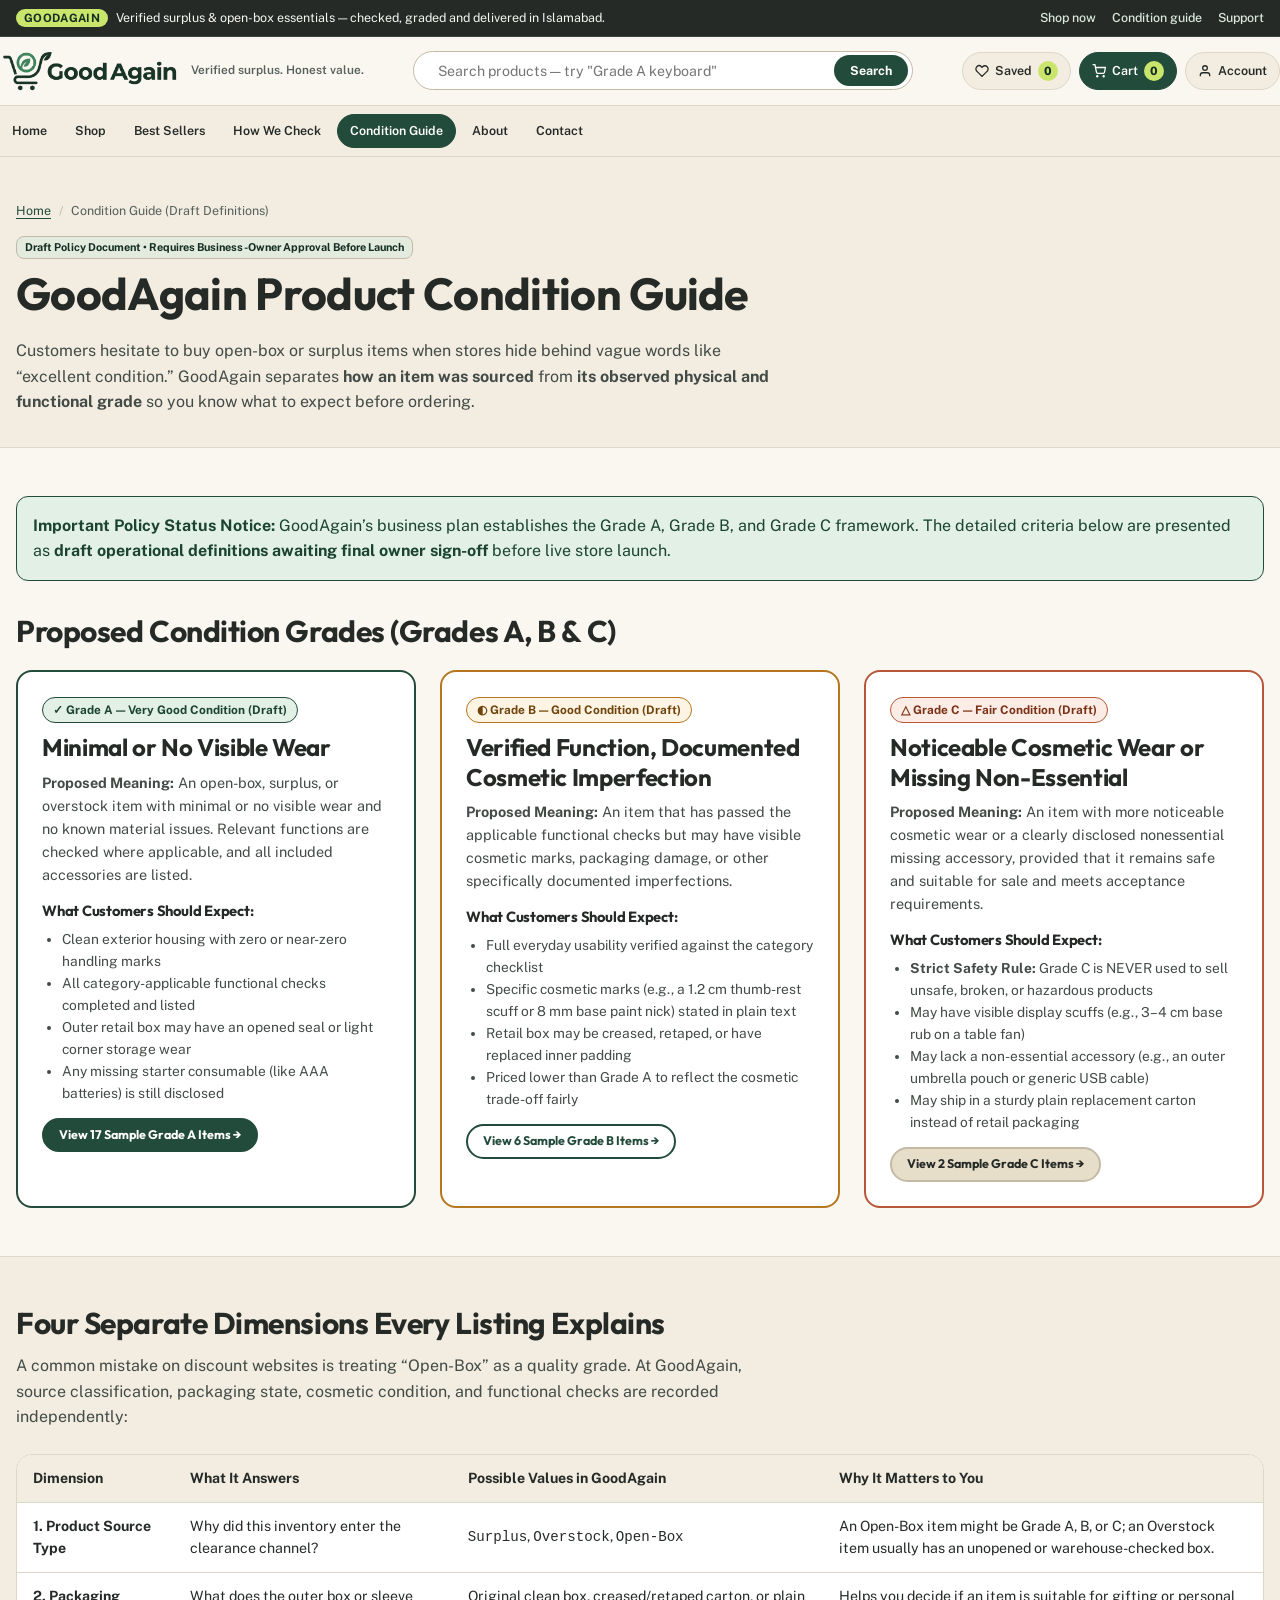
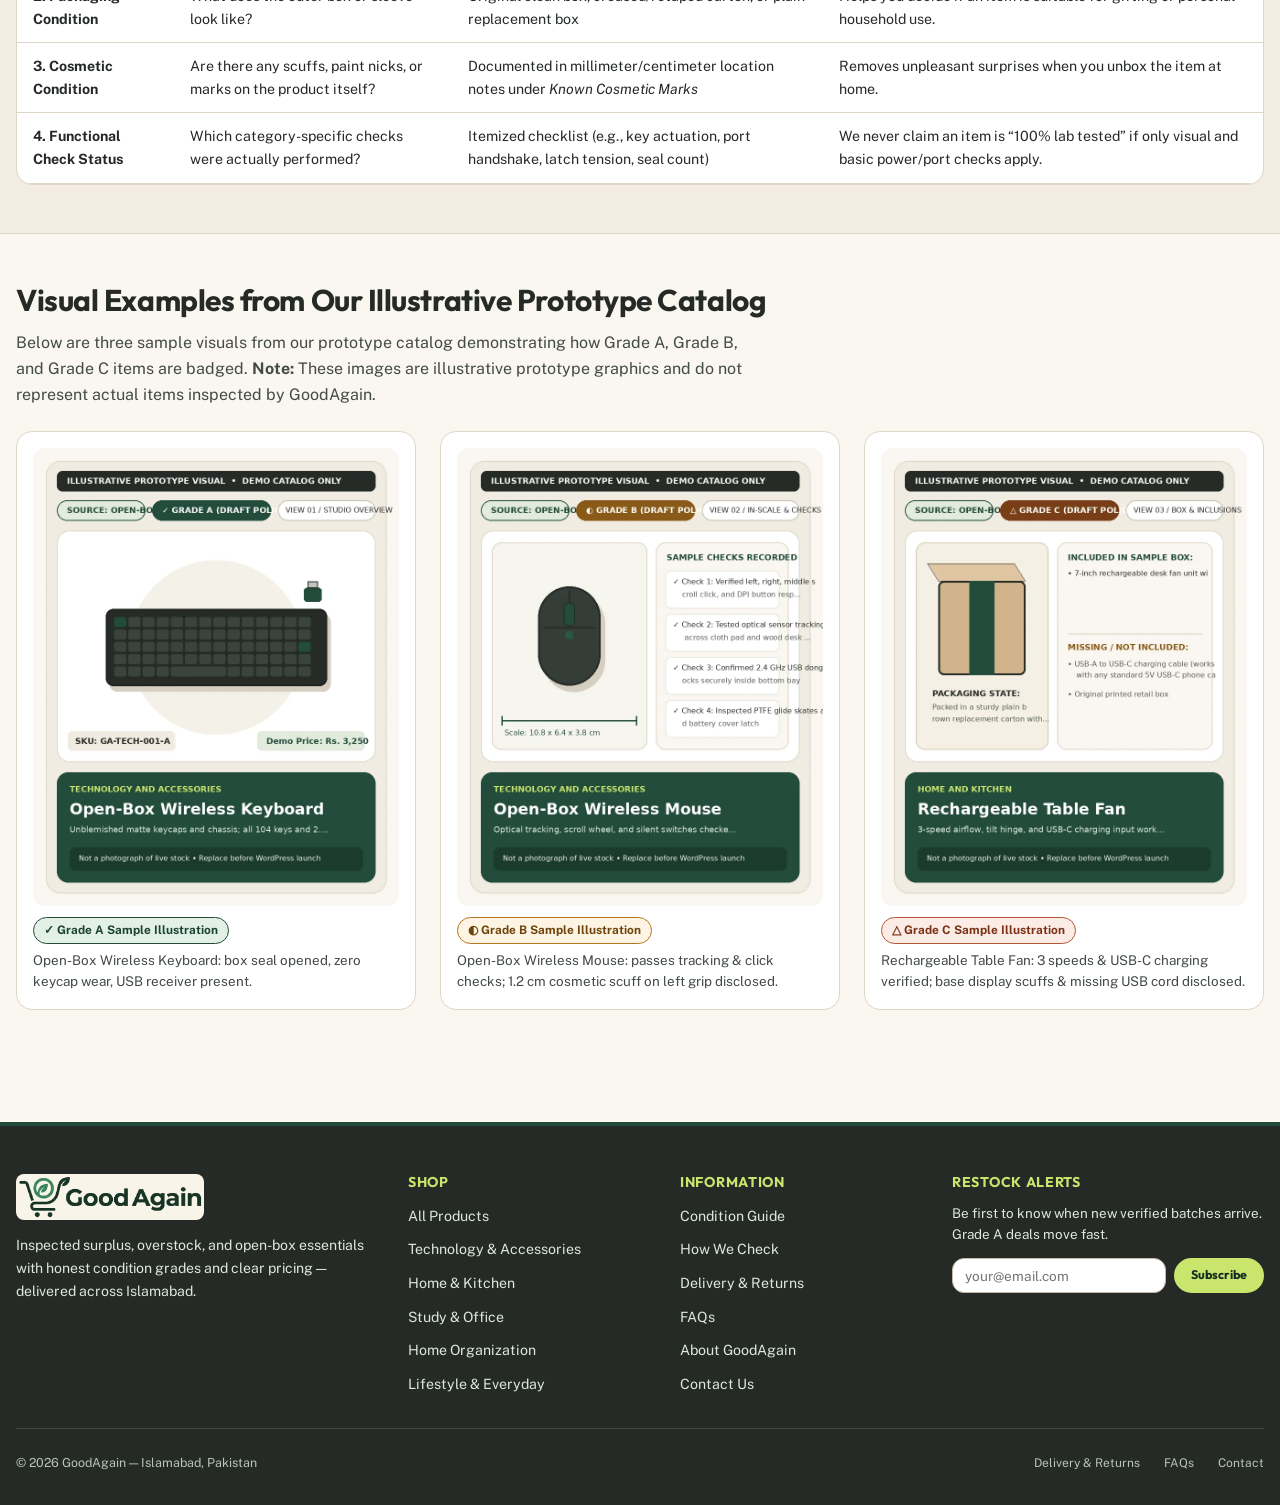
<file: condition-guide.html>
<!DOCTYPE html>
<html lang="en">
<head>
  <meta charset="UTF-8">
  <meta name="viewport" content="width=device-width, initial-scale=1.0">
  <title>Condition Guide (Draft Grades A, B & C) | GoodAgain Prototype</title>
  <meta name="description" content="Understand GoodAgain's proposed Grade A, Grade B, and Grade C condition definitions and how source classification differs from physical condition.">
  <!-- WordPress conversion: enqueue stylesheets via wp_enqueue_style() in functions.php -->
  <link rel="stylesheet" href="css/tokens.css">
  <link rel="stylesheet" href="css/base.css">
  <link rel="stylesheet" href="css/components.css">
  <link rel="stylesheet" href="css/pages.css">
  <link rel="stylesheet" href="css/responsive.css">
</head>
<body>
  <a href="#main-content" class="ga-skip-link">Skip to main content</a>

  <!-- WordPress conversion: replace with header.php (get_header()) -->
  <header id="ga-site-header" class="ga-header">
    <div class="ga-announcement" role="region" aria-label="Store announcement">
      <div class="ga-container ga-announcement__inner">
        <div>
          <span class="ga-announcement__badge">GoodAgain</span>
          <span>Verified surplus, open-box and everyday essentials - honest prices.</span>
        </div>
        <ul class="ga-announcement__links">
          <li><a href="shop.html">Shop now</a></li>
          <li><a href="condition-guide.html">Condition guide</a></li>
          <li><a href="contact.html">Support</a></li>
        </ul>
      </div>
    </div>
    <div class="ga-container ga-header__main">
      <a href="index.html" class="ga-brand" aria-label="GoodAgain Home - Verified surplus. Honest value.">
        <img src="assets/images/brand/goodagain-logo-transparent.webp" alt="GoodAgain logo" class="ga-brand__logo" width="180" height="44">
        <span class="ga-brand__tagline">Verified surplus. Honest value.</span>
      </a>
      <div class="ga-header-search" role="search">
        <form class="ga-header-search__form" id="ga-header-search-form" action="shop.html" method="get">
          <label for="ga-global-search-input" class="sr-only">Search GoodAgain products</label>
          <input type="search" id="ga-global-search-input" name="q" class="ga-header-search__input" placeholder="Search home, office, kitchen &amp; tech" autocomplete="off">
          <button type="submit" class="ga-header-search__btn">Search</button>
        </form>
        <div id="ga-search-suggestions" class="ga-search-suggestions" hidden aria-live="polite"></div>
      </div>
      <div class="ga-header__actions">
        <a href="wishlist.html" class="ga-action-pill" aria-label="Saved Wishlist items">
          <span class="ga-action-pill__label">Saved</span>
          <span class="ga-badge-count" data-ga-wishlist-count>0</span>
        </a>
        <a href="cart.html" class="ga-action-pill ga-action-pill--cart" aria-label="Shopping Cart">
          <span class="ga-action-pill__label">Cart</span>
          <span class="ga-badge-count" data-ga-cart-count>0</span>
        </a>
        <a href="my-account.html" class="ga-action-pill" aria-label="Customer Account">
          <span class="ga-action-pill__label">Account</span>
        </a>
        <button type="button" class="ga-menu-toggle" id="ga-mobile-menu-btn" aria-expanded="false" aria-controls="ga-primary-nav">
          Menu
        </button>
      </div>
    </div>
    <nav class="ga-nav-bar" id="ga-primary-nav" aria-label="Primary navigation">
      <div class="ga-container ga-nav-bar__inner">
        <ul class="ga-nav-list">
          <li><a href="index.html" class="ga-nav-link">Home</a></li>
          <li><a href="shop.html" class="ga-nav-link">Shop</a></li>
          <li><a href="shop.html" class="ga-nav-link">Best Sellers</a></li>
          <li><a href="how-we-check.html" class="ga-nav-link">How it Works</a></li>
          <li><a href="condition-guide.html" class="ga-nav-link ga-nav-link--highlight">Condition Guide</a></li>
          <li><a href="about.html" class="ga-nav-link">About</a></li>
          <li><a href="contact.html" class="ga-nav-link">Contact</a></li>
        </ul>
      </div>
    </nav>
  </header>

  <main id="main-content">

    <!-- WordPress conversion: maps to page-condition-guide.php or page.php -->
    <section class="ga-page-hero">
      <div class="ga-container">
        <nav class="ga-breadcrumbs" aria-label="Breadcrumb">
          <ol><li><a href="index.html">Home</a></li><li aria-current="page">Condition Guide (Draft Definitions)</li></ol>
        </nav>
        <span class="ga-demo-pill" style="background:var(--ga-olive-soft);color:var(--ga-forest-deep);border-style:solid;margin-bottom:8px;">Draft Policy Document • Requires Business-Owner Approval Before Launch</span>
        <h1>GoodAgain Product Condition Guide</h1>
        <p style="max-width:780px;margin:0;">
          Customers hesitate to buy open-box or surplus items when stores hide behind vague words like “excellent condition.” GoodAgain separates <strong>how an item was sourced</strong> from <strong>its observed physical and functional grade</strong> so you know what to expect before ordering.
        </p>
      </div>
    </section>

    <section class="ga-section">
      <div class="ga-container">
        <div class="ga-status-banner" style="margin-bottom:2rem;">
          <strong>Important Policy Status Notice:</strong> GoodAgain’s business plan establishes the Grade A, Grade B, and Grade C framework. The detailed criteria below are presented as <strong>draft operational definitions awaiting final owner sign-off</strong> before live store launch.
        </div>

        <h2>Proposed Condition Grades (Grades A, B &amp; C)</h2>
        <div style="display:grid;grid-template-columns:repeat(auto-fit,minmax(310px,1fr));gap:1.5rem;margin-top:1.25rem;">
          <article style="background:var(--ga-white);border:2px solid var(--ga-grade-a-border);border-radius:var(--ga-radius-lg);padding:1.5rem;">
            <span class="ga-grade-badge ga-grade-badge--A" style="margin-bottom:10px;">✓ Grade A — Very Good Condition (Draft)</span>
            <h3>Minimal or No Visible Wear</h3>
            <p style="font-size:0.9rem;">
              <strong>Proposed Meaning:</strong> An open-box, surplus, or overstock item with minimal or no visible wear and no known material issues. Relevant functions are checked where applicable, and all included accessories are listed.
            </p>
            <h4 style="font-size:0.92rem;margin-top:12px;">What Customers Should Expect:</h4>
            <ul style="font-size:0.86rem;color:var(--ga-slate);margin-bottom:14px;">
              <li>Clean exterior housing with zero or near-zero handling marks</li>
              <li>All category-applicable functional checks completed and listed</li>
              <li>Outer retail box may have an opened seal or light corner storage wear</li>
              <li>Any missing starter consumable (like AAA batteries) is still disclosed</li>
            </ul>
            <a href="shop.html?grade=A" class="ga-btn ga-btn--primary ga-btn--sm">View 17 Sample Grade A Items &rarr;</a>
          </article>

          <article style="background:var(--ga-white);border:2px solid var(--ga-grade-b-border);border-radius:var(--ga-radius-lg);padding:1.5rem;">
            <span class="ga-grade-badge ga-grade-badge--B" style="margin-bottom:10px;">◐ Grade B — Good Condition (Draft)</span>
            <h3>Verified Function, Documented Cosmetic Imperfection</h3>
            <p style="font-size:0.9rem;">
              <strong>Proposed Meaning:</strong> An item that has passed the applicable functional checks but may have visible cosmetic marks, packaging damage, or other specifically documented imperfections.
            </p>
            <h4 style="font-size:0.92rem;margin-top:12px;">What Customers Should Expect:</h4>
            <ul style="font-size:0.86rem;color:var(--ga-slate);margin-bottom:14px;">
              <li>Full everyday usability verified against the category checklist</li>
              <li>Specific cosmetic marks (e.g., a 1.2 cm thumb-rest scuff or 8 mm base paint nick) stated in plain text</li>
              <li>Retail box may be creased, retaped, or have replaced inner padding</li>
              <li>Priced lower than Grade A to reflect the cosmetic trade-off fairly</li>
            </ul>
            <a href="shop.html?grade=B" class="ga-btn ga-btn--secondary ga-btn--sm">View 6 Sample Grade B Items &rarr;</a>
          </article>

          <article style="background:var(--ga-white);border:2px solid var(--ga-grade-c-border);border-radius:var(--ga-radius-lg);padding:1.5rem;">
            <span class="ga-grade-badge ga-grade-badge--C" style="margin-bottom:10px;">△ Grade C — Fair Condition (Draft)</span>
            <h3>Noticeable Cosmetic Wear or Missing Non-Essential</h3>
            <p style="font-size:0.9rem;">
              <strong>Proposed Meaning:</strong> An item with more noticeable cosmetic wear or a clearly disclosed nonessential missing accessory, provided that it remains safe and suitable for sale and meets acceptance requirements.
            </p>
            <h4 style="font-size:0.92rem;margin-top:12px;">What Customers Should Expect:</h4>
            <ul style="font-size:0.86rem;color:var(--ga-slate);margin-bottom:14px;">
              <li><strong>Strict Safety Rule:</strong> Grade C is NEVER used to sell unsafe, broken, or hazardous products</li>
              <li>May have visible display scuffs (e.g., 3–4 cm base rub on a table fan)</li>
              <li>May lack a non-essential accessory (e.g., an outer umbrella pouch or generic USB cable)</li>
              <li>May ship in a sturdy plain replacement carton instead of retail packaging</li>
            </ul>
            <a href="shop.html?grade=C" class="ga-btn ga-btn--warm ga-btn--sm">View 2 Sample Grade C Items &rarr;</a>
          </article>
        </div>
      </div>
    </section>

    <section class="ga-section ga-section--oatmeal">
      <div class="ga-container">
        <h2>Four Separate Dimensions Every Listing Explains</h2>
        <p style="max-width:760px;margin-bottom:1.5rem;">
          A common mistake on discount websites is treating “Open-Box” as a quality grade. At GoodAgain, source classification, packaging state, cosmetic condition, and functional checks are recorded independently:
        </p>
        <div class="ga-table-wrap">
          <table class="ga-table">
            <thead>
              <tr>
                <th>Dimension</th>
                <th>What It Answers</th>
                <th>Possible Values in GoodAgain</th>
                <th>Why It Matters to You</th>
              </tr>
            </thead>
            <tbody>
              <tr>
                <td><strong>1. Product Source Type</strong></td>
                <td>Why did this inventory enter the clearance channel?</td>
                <td><code>Surplus</code>, <code>Overstock</code>, <code>Open-Box</code></td>
                <td>An Open-Box item might be Grade A, B, or C; an Overstock item usually has an unopened or warehouse-checked box.</td>
              </tr>
              <tr>
                <td><strong>2. Packaging Condition</strong></td>
                <td>What does the outer box or sleeve look like?</td>
                <td>Original clean box, creased/retaped carton, or plain replacement box</td>
                <td>Helps you decide if an item is suitable for gifting or personal household use.</td>
              </tr>
              <tr>
                <td><strong>3. Cosmetic Condition</strong></td>
                <td>Are there any scuffs, paint nicks, or marks on the product itself?</td>
                <td>Documented in millimeter/centimeter location notes under <em>Known Cosmetic Marks</em></td>
                <td>Removes unpleasant surprises when you unbox the item at home.</td>
              </tr>
              <tr>
                <td><strong>4. Functional Check Status</strong></td>
                <td>Which category-specific checks were actually performed?</td>
                <td>Itemized checklist (e.g., key actuation, port handshake, latch tension, seal count)</td>
                <td>We never claim an item is “100% lab tested” if only visual and basic power/port checks apply.</td>
              </tr>
            </tbody>
          </table>
        </div>
      </div>
    </section>

    <section class="ga-section">
      <div class="ga-container">
        <h2>Visual Examples from Our Illustrative Prototype Catalog</h2>
        <p style="max-width:740px;margin-bottom:1.5rem;">
          Below are three sample visuals from our prototype catalog demonstrating how Grade A, Grade B, and Grade C items are badged. <strong>Note:</strong> These images are illustrative prototype graphics and do not represent actual items inspected by GoodAgain.
        </p>
        <div style="display:grid;grid-template-columns:repeat(auto-fit,minmax(260px,1fr));gap:1.5rem;">
          <div style="background:var(--ga-white);border:1px solid var(--ga-border);border-radius:var(--ga-radius-lg);padding:1rem;">
            <img src="assets/images/products/open-box-wireless-keyboard-main.webp" alt="Illustrative Grade A sample visual for Open-Box Wireless Keyboard" width="800" height="1000" loading="lazy" style="border-radius:12px;margin-bottom:10px;">
            <span class="ga-grade-badge ga-grade-badge--A">✓ Grade A Sample Illustration</span>
            <p style="font-size:0.84rem;margin-top:6px;">Open-Box Wireless Keyboard: box seal opened, zero keycap wear, USB receiver present.</p>
          </div>
          <div style="background:var(--ga-white);border:1px solid var(--ga-border);border-radius:var(--ga-radius-lg);padding:1rem;">
            <img src="assets/images/products/open-box-wireless-mouse-detail.webp" alt="Illustrative Grade B sample visual for Open-Box Wireless Mouse" width="800" height="1000" loading="lazy" style="border-radius:12px;margin-bottom:10px;">
            <span class="ga-grade-badge ga-grade-badge--B">◐ Grade B Sample Illustration</span>
            <p style="font-size:0.84rem;margin-top:6px;">Open-Box Wireless Mouse: passes tracking &amp; click checks; 1.2 cm cosmetic scuff on left grip disclosed.</p>
          </div>
          <div style="background:var(--ga-white);border:1px solid var(--ga-border);border-radius:var(--ga-radius-lg);padding:1rem;">
            <img src="assets/images/products/rechargeable-table-fan-packaging.webp" alt="Illustrative Grade C sample visual for Rechargeable Table Fan" width="800" height="1000" loading="lazy" style="border-radius:12px;margin-bottom:10px;">
            <span class="ga-grade-badge ga-grade-badge--C">△ Grade C Sample Illustration</span>
            <p style="font-size:0.84rem;margin-top:6px;">Rechargeable Table Fan: 3 speeds &amp; USB-C charging verified; base display scuffs &amp; missing USB cord disclosed.</p>
          </div>
        </div>
      </div>
    </section>

  </main>

  <!-- WordPress conversion: replace with footer.php (get_footer()) -->
  <footer id="ga-site-footer" class="ga-footer"></footer>

  <!-- WordPress conversion: enqueue scripts via wp_enqueue_script() in functions.php -->
  <script src="data/products.js"></script>
  <script src="js/partials.js"></script>
  <script src="js/cart.js"></script>
  <script src="js/wishlist.js"></script>
  <script src="js/products.js"></script>
  <script src="js/search.js"></script>
  <script src="js/filters.js"></script>
  <script src="js/gallery.js"></script>
  <script src="js/main.js"></script>
</body>
</html>
</file>
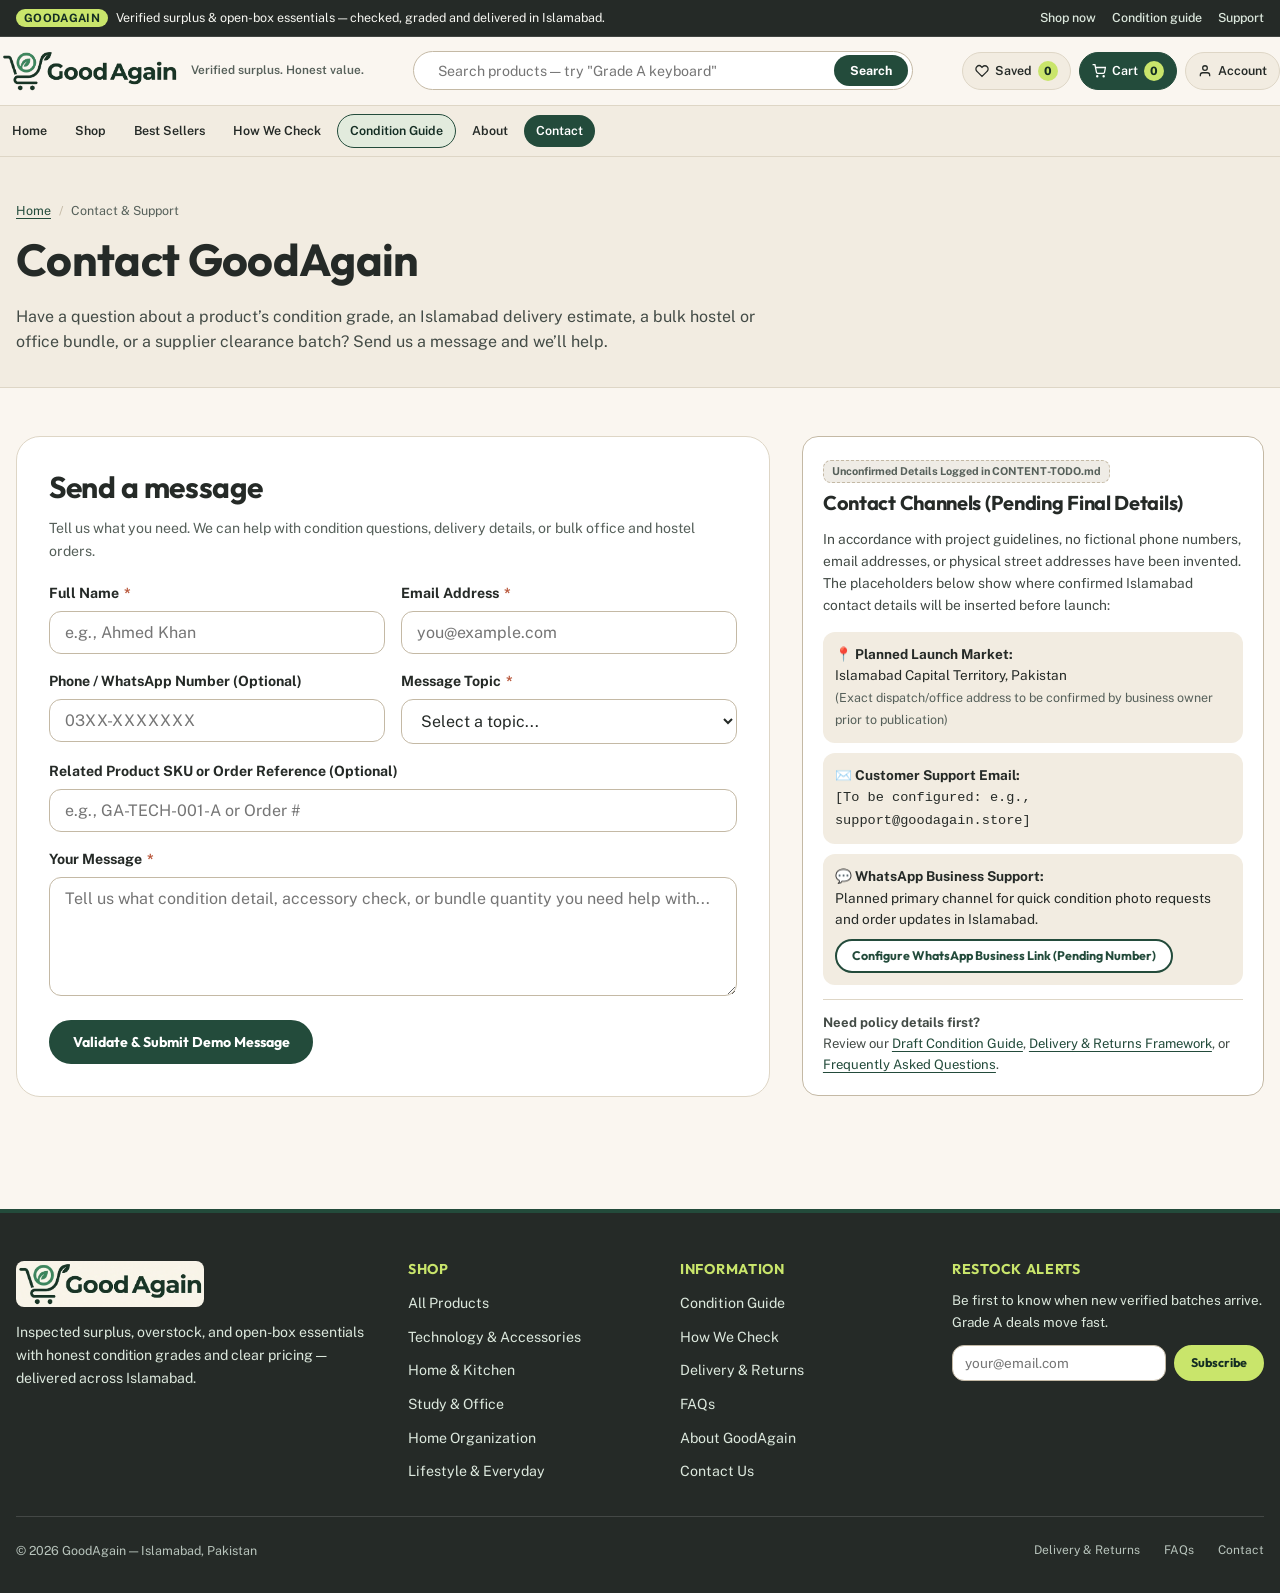
<file: contact.html>
<!DOCTYPE html>
<html lang="en">
<head>
  <meta charset="UTF-8">
  <meta name="viewport" content="width=device-width, initial-scale=1.0">
  <title>Contact Support & Bulk Office/Hostel Inquiries | GoodAgain</title>
  <meta name="description" content="Get in touch with GoodAgain for pre-purchase condition questions, post-delivery support, or bulk student hostel and small office bundles in Islamabad.">
  <!-- WordPress conversion: enqueue stylesheets via wp_enqueue_style() in functions.php -->
  <link rel="stylesheet" href="css/tokens.css">
  <link rel="stylesheet" href="css/base.css">
  <link rel="stylesheet" href="css/components.css">
  <link rel="stylesheet" href="css/pages.css">
  <link rel="stylesheet" href="css/responsive.css">
</head>
<body>
  <a href="#main-content" class="ga-skip-link">Skip to main content</a>

  <!-- WordPress conversion: replace with header.php (get_header()) -->
  <header id="ga-site-header" class="ga-header">
    <div class="ga-announcement" role="region" aria-label="Store announcement">
      <div class="ga-container ga-announcement__inner">
        <div>
          <span class="ga-announcement__badge">GoodAgain</span>
          <span>Verified surplus, open-box and everyday essentials - honest prices in Islamabad.</span>
        </div>
        <ul class="ga-announcement__links">
          <li><a href="shop.html">Shop now</a></li>
          <li><a href="condition-guide.html">Condition guide</a></li>
          <li><a href="contact.html">Support</a></li>
        </ul>
      </div>
    </div>
    <div class="ga-container ga-header__main">
      <a href="index.html" class="ga-brand" aria-label="GoodAgain Home - Verified surplus. Honest value.">
        <img src="assets/images/brand/goodagain-logo-transparent.webp" alt="GoodAgain logo" class="ga-brand__logo" width="180" height="44">
        <span class="ga-brand__tagline">Verified surplus. Honest value.</span>
      </a>
      <div class="ga-header-search" role="search">
        <form class="ga-header-search__form" id="ga-header-search-form" action="shop.html" method="get">
          <label for="ga-global-search-input" class="sr-only">Search GoodAgain products</label>
          <input type="search" id="ga-global-search-input" name="q" class="ga-header-search__input" placeholder="Search home, office, kitchen &amp; tech" autocomplete="off">
          <button type="submit" class="ga-header-search__btn">Search</button>
        </form>
        <div id="ga-search-suggestions" class="ga-search-suggestions" hidden aria-live="polite"></div>
      </div>
      <div class="ga-header__actions">
        <a href="wishlist.html" class="ga-action-pill" aria-label="Saved Wishlist items">
          <span class="ga-action-pill__label">Saved</span>
          <span class="ga-badge-count" data-ga-wishlist-count>0</span>
        </a>
        <a href="cart.html" class="ga-action-pill ga-action-pill--cart" aria-label="Shopping Cart">
          <span class="ga-action-pill__label">Cart</span>
          <span class="ga-badge-count" data-ga-cart-count>0</span>
        </a>
        <a href="my-account.html" class="ga-action-pill" aria-label="Customer Account">
          <span class="ga-action-pill__label">Account</span>
        </a>
        <button type="button" class="ga-menu-toggle" id="ga-mobile-menu-btn" aria-expanded="false" aria-controls="ga-primary-nav">
          Menu
        </button>
      </div>
    </div>
    <nav class="ga-nav-bar" id="ga-primary-nav" aria-label="Primary navigation">
      <div class="ga-container ga-nav-bar__inner">
        <ul class="ga-nav-list">
          <li><a href="index.html" class="ga-nav-link">Home</a></li>
          <li><a href="shop.html" class="ga-nav-link">Shop</a></li>
          <li><a href="shop.html" class="ga-nav-link">Best Sellers</a></li>
          <li><a href="how-we-check.html" class="ga-nav-link">How it Works</a></li>
          <li><a href="condition-guide.html" class="ga-nav-link ga-nav-link--highlight">Condition Guide</a></li>
          <li><a href="about.html" class="ga-nav-link">About</a></li>
          <li><a href="contact.html" class="ga-nav-link">Contact</a></li>
        </ul>
      </div>
    </nav>
  </header>

  <main id="main-content">

    <!-- WordPress conversion: maps to page-contact.php or page.php -->
    <section class="ga-page-hero">
      <div class="ga-container">
        <nav class="ga-breadcrumbs" aria-label="Breadcrumb">
          <ol><li><a href="index.html">Home</a></li><li aria-current="page">Contact &amp; Support</li></ol>
        </nav>
        <h1>Contact GoodAgain</h1>
        <p style="max-width:760px;margin:0;">
          Have a question about a product’s condition grade, an Islamabad delivery estimate, a bulk hostel or office bundle, or a supplier clearance batch? Send us a message and we’ll help.
        </p>
      </div>
    </section>

    <section class="ga-section">
      <div class="ga-container">
        <div class="ga-cart-layout">
          <!-- Contact Form with Inline Validation -->
          <div style="background:var(--ga-white);border:1.5px solid var(--ga-border);border-radius:var(--ga-radius-xl);padding:2rem;">
            <h2>Send a message</h2>
            <p style="font-size:0.88rem;color:var(--ga-muted-ink);margin-bottom:1.25rem;">
              Tell us what you need. We can help with condition questions, delivery details, or bulk office and hostel orders.
            </p>

            <div id="ga-contact-form-status" aria-live="polite"></div>

            <form id="ga-contact-form" novalidate>
              <div style="display:grid;grid-template-columns:repeat(auto-fit,minmax(220px,1fr));gap:1rem;">
                <div class="ga-form-group">
                  <label for="ga-contact-name" class="ga-label">Full Name <span class="ga-required">*</span></label>
                  <input type="text" id="ga-contact-name" class="ga-input" placeholder="e.g., Ahmed Khan" required>
                  <span class="ga-field-error"></span>
                </div>
                <div class="ga-form-group">
                  <label for="ga-contact-email" class="ga-label">Email Address <span class="ga-required">*</span></label>
                  <input type="email" id="ga-contact-email" class="ga-input" placeholder="you@example.com" required>
                  <span class="ga-field-error"></span>
                </div>
              </div>

              <div style="display:grid;grid-template-columns:repeat(auto-fit,minmax(220px,1fr));gap:1rem;">
                <div class="ga-form-group">
                  <label for="ga-contact-phone" class="ga-label">Phone / WhatsApp Number (Optional)</label>
                  <input type="tel" id="ga-contact-phone" class="ga-input" placeholder="03XX-XXXXXXX" data-validate-phone="true">
                  <span class="ga-field-error"></span>
                </div>
                <div class="ga-form-group">
                  <label for="ga-contact-topic" class="ga-label">Message Topic <span class="ga-required">*</span></label>
                  <select id="ga-contact-topic" class="ga-select" required>
                    <option value="">Select a topic...</option>
                    <option value="Pre-Purchase Condition Question">Pre-Purchase Condition / Accessory Question</option>
                    <option value="Order & Delivery Support">Order &amp; Islamabad Delivery Support</option>
                    <option value="Return or Discrepancy Report">Return or Post-Delivery Issue Report</option>
                    <option value="Bulk Office / Hostel / Society Inquiry">Bulk Office / Hostel / Student Society Bundle</option>
                    <option value="Supplier Surplus / Consignment Offer">Supplier Surplus or Consignment Inquiry</option>
                  </select>
                  <span class="ga-field-error"></span>
                </div>
              </div>

              <div class="ga-form-group">
                <label for="ga-contact-sku" class="ga-label">Related Product SKU or Order Reference (Optional)</label>
                <input type="text" id="ga-contact-sku" class="ga-input" placeholder="e.g., GA-TECH-001-A or Order #">
              </div>

              <div class="ga-form-group">
                <label for="ga-contact-message" class="ga-label">Your Message <span class="ga-required">*</span></label>
                <textarea id="ga-contact-message" class="ga-textarea" rows="5" placeholder="Tell us what condition detail, accessory check, or bundle quantity you need help with..." required></textarea>
                <span class="ga-field-error"></span>
              </div>

              <button type="submit" class="ga-btn ga-btn--primary">Validate &amp; Submit Demo Message</button>
            </form>
          </div>

          <!-- Contact Information & Configurable Placeholders -->
          <aside class="ga-summary-card">
            <span class="ga-demo-pill" style="margin-bottom:8px;">Unconfirmed Details Logged in CONTENT-TODO.md</span>
            <h2 style="font-size:1.25rem;">Contact Channels (Pending Final Details)</h2>
            <p style="font-size:0.86rem;">
              In accordance with project guidelines, no fictional phone numbers, email addresses, or physical street addresses have been invented. The placeholders below show where confirmed Islamabad contact details will be inserted before launch:
            </p>

            <div style="background:var(--ga-oatmeal);border-radius:12px;padding:12px;margin-bottom:10px;font-size:0.85rem;">
              <strong>📍 Planned Launch Market:</strong><br>
              Islamabad Capital Territory, Pakistan<br>
              <span style="color:var(--ga-muted-ink);font-size:0.78rem;">(Exact dispatch/office address to be confirmed by business owner prior to publication)</span>
            </div>

            <div style="background:var(--ga-oatmeal);border-radius:12px;padding:12px;margin-bottom:10px;font-size:0.85rem;">
              <strong>✉️ Customer Support Email:</strong><br>
              <code>[To be configured: e.g., support@goodagain.store]</code>
            </div>

            <div style="background:var(--ga-oatmeal);border-radius:12px;padding:12px;margin-bottom:14px;font-size:0.85rem;">
              <strong>💬 WhatsApp Business Support:</strong><br>
              <span>Planned primary channel for quick condition photo requests and order updates in Islamabad.</span>
              <div style="margin-top:8px;">
                <a href="#ga-contact-form" class="ga-btn ga-btn--secondary ga-btn--sm" title="Configurable WhatsApp Business destination placeholder">Configure WhatsApp Business Link (Pending Number)</a>
              </div>
            </div>

            <div style="border-top:1px solid var(--ga-border);padding-top:12px;font-size:0.82rem;color:var(--ga-slate);">
              <strong>Need policy details first?</strong><br>
              Review our <a href="condition-guide.html">Draft Condition Guide</a>, <a href="shipping-returns.html">Delivery &amp; Returns Framework</a>, or <a href="faq.html">Frequently Asked Questions</a>.
            </div>
          </aside>
        </div>
      </div>
    </section>

  </main>

  <!-- WordPress conversion: replace with footer.php (get_footer()) -->
  <footer id="ga-site-footer" class="ga-footer"></footer>

  <!-- WordPress conversion: enqueue scripts via wp_enqueue_script() in functions.php -->
  <script src="data/products.js"></script>
  <script src="js/partials.js"></script>
  <script src="js/cart.js"></script>
  <script src="js/wishlist.js"></script>
  <script src="js/products.js"></script>
  <script src="js/search.js"></script>
  <script src="js/filters.js"></script>
  <script src="js/gallery.js"></script>
  <script src="js/main.js"></script>
</body>
</html>
</file>
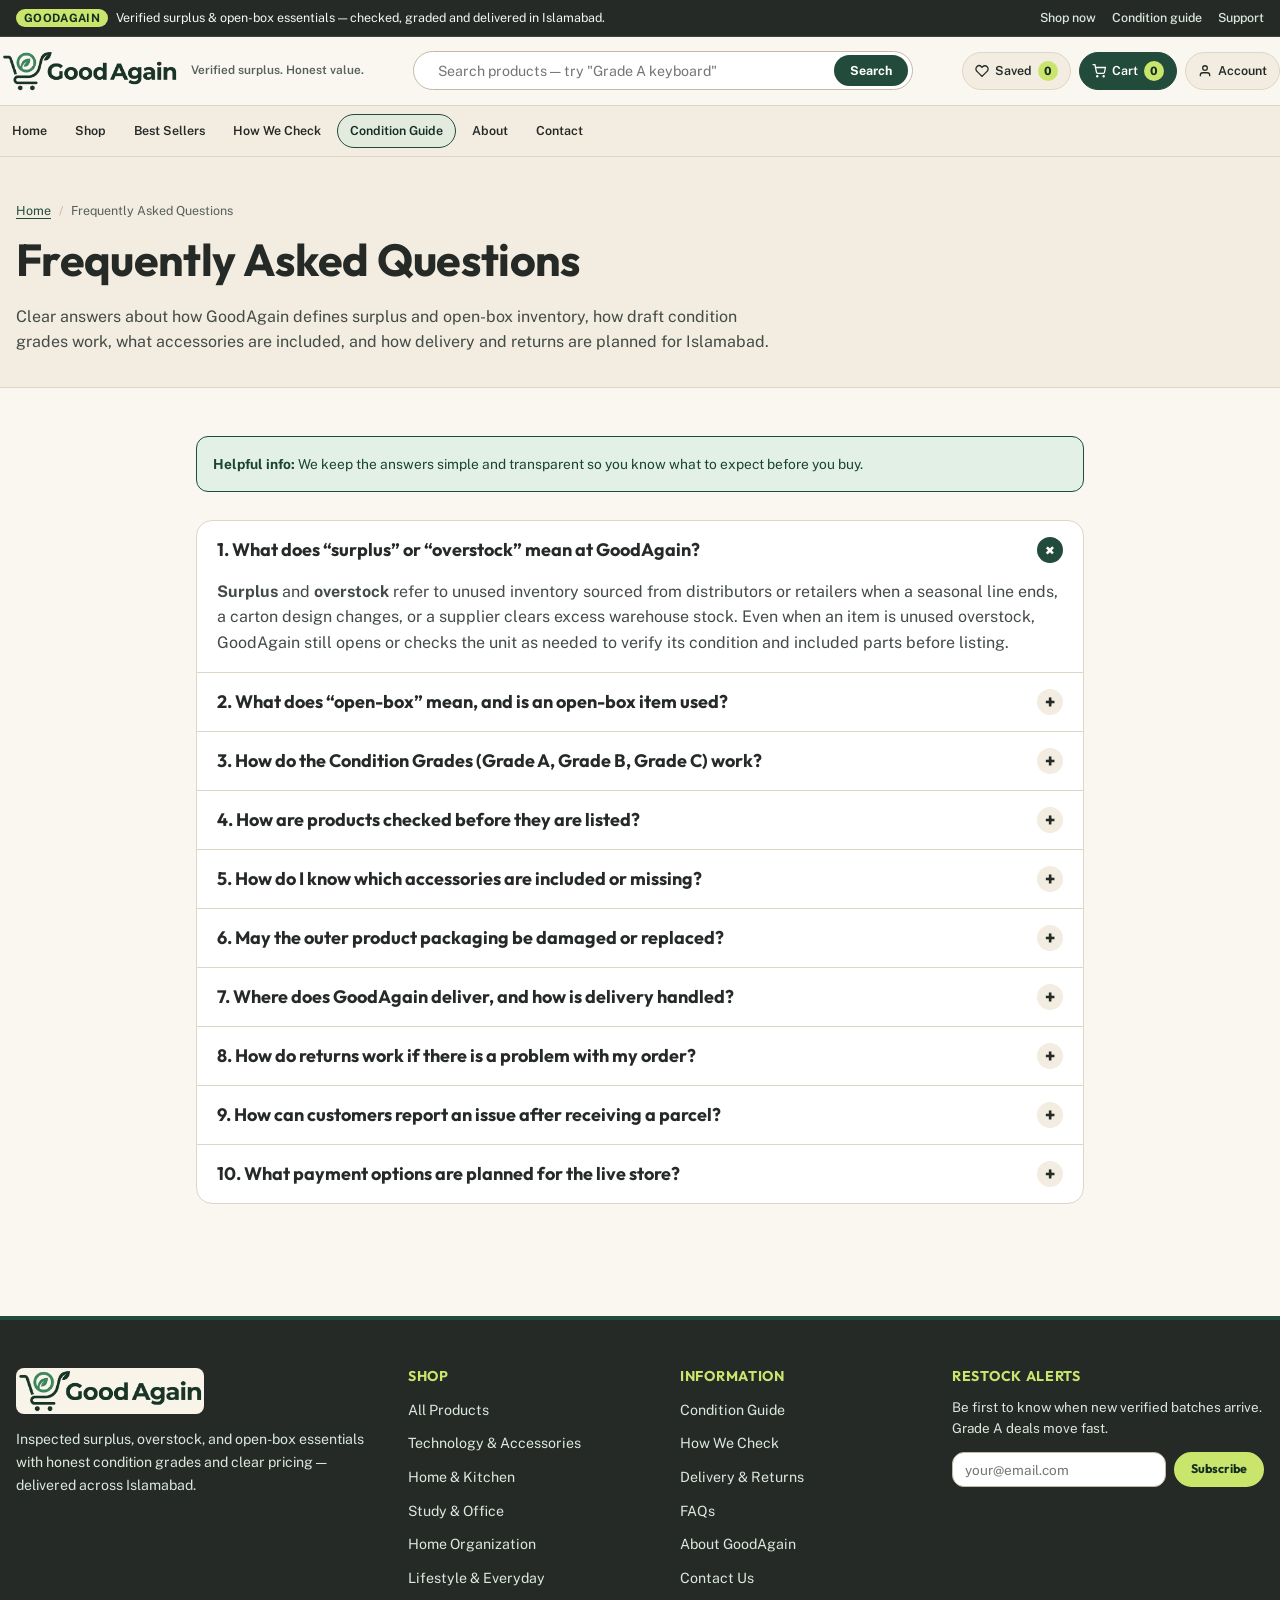
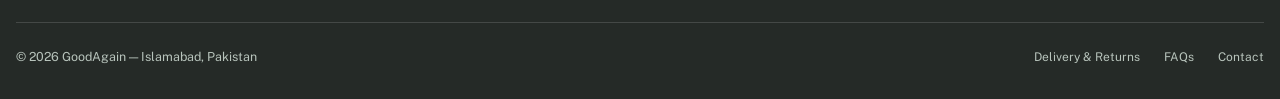
<file: faq.html>
<!DOCTYPE html>
<html lang="en">
<head>
  <meta charset="UTF-8">
  <meta name="viewport" content="width=device-width, initial-scale=1.0">
  <title>Frequently Asked Questions — Surplus, Open-Box & Grading | GoodAgain</title>
  <meta name="description" content="Find clear answers about surplus vs. open-box stock, draft condition grades, included accessories, Islamabad delivery, returns, and planned payment methods.">
  <!-- WordPress conversion: enqueue stylesheets via wp_enqueue_style() in functions.php -->
  <link rel="stylesheet" href="css/tokens.css">
  <link rel="stylesheet" href="css/base.css">
  <link rel="stylesheet" href="css/components.css">
  <link rel="stylesheet" href="css/pages.css">
  <link rel="stylesheet" href="css/responsive.css">
</head>
<body>
  <a href="#main-content" class="ga-skip-link">Skip to main content</a>

  <!-- WordPress conversion: replace with header.php (get_header()) -->
  <header id="ga-site-header" class="ga-header">
    <div class="ga-announcement" role="region" aria-label="Store announcement">
      <div class="ga-container ga-announcement__inner">
        <div>
          <span class="ga-announcement__badge">GoodAgain</span>
          <span>Verified surplus, open-box and everyday essentials - honest prices in Islamabad.</span>
        </div>
        <ul class="ga-announcement__links">
          <li><a href="shop.html">Shop now</a></li>
          <li><a href="condition-guide.html">Condition guide</a></li>
          <li><a href="contact.html">Support</a></li>
        </ul>
      </div>
    </div>
    <div class="ga-container ga-header__main">
      <a href="index.html" class="ga-brand" aria-label="GoodAgain Home - Verified surplus. Honest value.">
        <img src="assets/images/brand/goodagain-logo-transparent.webp" alt="GoodAgain logo" class="ga-brand__logo" width="180" height="44">
        <span class="ga-brand__tagline">Verified surplus. Honest value.</span>
      </a>
      <div class="ga-header-search" role="search">
        <form class="ga-header-search__form" id="ga-header-search-form" action="shop.html" method="get">
          <label for="ga-global-search-input" class="sr-only">Search GoodAgain products</label>
          <input type="search" id="ga-global-search-input" name="q" class="ga-header-search__input" placeholder="Search home, office, kitchen &amp; tech" autocomplete="off">
          <button type="submit" class="ga-header-search__btn">Search</button>
        </form>
        <div id="ga-search-suggestions" class="ga-search-suggestions" hidden aria-live="polite"></div>
      </div>
      <div class="ga-header__actions">
        <a href="wishlist.html" class="ga-action-pill" aria-label="Saved Wishlist items">
          <span class="ga-action-pill__label">Saved</span>
          <span class="ga-badge-count" data-ga-wishlist-count>0</span>
        </a>
        <a href="cart.html" class="ga-action-pill ga-action-pill--cart" aria-label="Shopping Cart">
          <span class="ga-action-pill__label">Cart</span>
          <span class="ga-badge-count" data-ga-cart-count>0</span>
        </a>
        <a href="my-account.html" class="ga-action-pill" aria-label="Customer Account">
          <span class="ga-action-pill__label">Account</span>
        </a>
        <button type="button" class="ga-menu-toggle" id="ga-mobile-menu-btn" aria-expanded="false" aria-controls="ga-primary-nav">
          Menu
        </button>
      </div>
    </div>
    <nav class="ga-nav-bar" id="ga-primary-nav" aria-label="Primary navigation">
      <div class="ga-container ga-nav-bar__inner">
        <ul class="ga-nav-list">
          <li><a href="index.html" class="ga-nav-link">Home</a></li>
          <li><a href="shop.html" class="ga-nav-link">Shop</a></li>
          <li><a href="shop.html" class="ga-nav-link">Best Sellers</a></li>
          <li><a href="how-we-check.html" class="ga-nav-link">How it Works</a></li>
          <li><a href="condition-guide.html" class="ga-nav-link ga-nav-link--highlight">Condition Guide</a></li>
          <li><a href="about.html" class="ga-nav-link">About</a></li>
          <li><a href="contact.html" class="ga-nav-link">Contact</a></li>
        </ul>
      </div>
    </nav>
  </header>

  <main id="main-content">

    <!-- WordPress conversion: maps to page-faq.php or page.php -->
    <section class="ga-page-hero">
      <div class="ga-container">
        <nav class="ga-breadcrumbs" aria-label="Breadcrumb">
          <ol><li><a href="index.html">Home</a></li><li aria-current="page">Frequently Asked Questions</li></ol>
        </nav>
        <h1>Frequently Asked Questions</h1>
        <p style="max-width:760px;margin:0;">
          Clear answers about how GoodAgain defines surplus and open-box inventory, how draft condition grades work, what accessories are included, and how delivery and returns are planned for Islamabad.
        </p>
      </div>
    </section>

    <section class="ga-section">
      <div class="ga-container" style="max-width:920px;">
        <div class="ga-status-banner" style="margin-bottom:1.75rem;font-size:0.86rem;">
          <strong>Helpful info:</strong> We keep the answers simple and transparent so you know what to expect before you buy.
        </div>

        <div class="ga-accordion">
          <div class="ga-accordion__item">
            <button type="button" class="ga-accordion__trigger" aria-expanded="true">
              <span>1. What does “surplus” or “overstock” mean at GoodAgain?</span>
              <span class="ga-accordion__icon" aria-hidden="true">+</span>
            </button>
            <div class="ga-accordion__panel">
              <p><strong>Surplus</strong> and <strong>overstock</strong> refer to unused inventory sourced from distributors or retailers when a seasonal line ends, a carton design changes, or a supplier clears excess warehouse stock. Even when an item is unused overstock, GoodAgain still opens or checks the unit as needed to verify its condition and included parts before listing.</p>
            </div>
          </div>

          <div class="ga-accordion__item">
            <button type="button" class="ga-accordion__trigger" aria-expanded="false">
              <span>2. What does “open-box” mean, and is an open-box item used?</span>
              <span class="ga-accordion__icon" aria-hidden="true">+</span>
            </button>
            <div class="ga-accordion__panel" hidden>
              <p><strong>Open-box</strong> means the factory retail seal on the packaging was previously opened—for example, as a customer packaging return, shelf display check, or warehouse inspection. An open-box classification describes the <em>packaging/sourcing state</em>, not the quality grade. We assign a separate Condition Grade (A, B, or C) after inspecting the physical item.</p>
            </div>
          </div>

          <div class="ga-accordion__item">
            <button type="button" class="ga-accordion__trigger" aria-expanded="false">
              <span>3. How do the Condition Grades (Grade A, Grade B, Grade C) work?</span>
              <span class="ga-accordion__icon" aria-hidden="true">+</span>
            </button>
            <div class="ga-accordion__panel" hidden>
              <p>Under our proposed draft framework: <strong>Grade A (Very Good)</strong> covers items with minimal or no visible wear and no material issues; <strong>Grade B (Good)</strong> covers items that pass functional checks but show specific cosmetic marks or box damage; and <strong>Grade C (Fair)</strong> covers safe, functional items with more noticeable cosmetic wear or a disclosed missing non-essential accessory. See the full <a href="condition-guide.html">Condition Guide</a>.</p>
            </div>
          </div>

          <div class="ga-accordion__item">
            <button type="button" class="ga-accordion__trigger" aria-expanded="false">
              <span>4. How are products checked before they are listed?</span>
              <span class="ga-accordion__icon" aria-hidden="true">+</span>
            </button>
            <div class="ga-accordion__panel" hidden>
              <p>Checks follow category-appropriate checklists rather than generic marketing claims. For example, keyboards are checked for key actuation and USB receiver pairing; kitchen containers are checked for clip hinges and silicone gaskets; and storage racks are counted piece by piece. Read more on our <a href="how-we-check.html">How We Check Products</a> page.</p>
            </div>
          </div>

          <div class="ga-accordion__item">
            <button type="button" class="ga-accordion__trigger" aria-expanded="false">
              <span>5. How do I know which accessories are included or missing?</span>
              <span class="ga-accordion__icon" aria-hidden="true">+</span>
            </button>
            <div class="ga-accordion__panel" hidden>
              <p>Every product page features a dedicated Condition Panel with two separate lists: <strong>What Is Included in the Box</strong> and <strong>What Is NOT Included &amp; Limitations</strong>. If a wireless keyboard lacks AAA batteries or a speaker lacks an optional AUX cord, it is stated clearly above the fold.</p>
            </div>
          </div>

          <div class="ga-accordion__item">
            <button type="button" class="ga-accordion__trigger" aria-expanded="false">
              <span>6. May the outer product packaging be damaged or replaced?</span>
              <span class="ga-accordion__icon" aria-hidden="true">+</span>
            </button>
            <div class="ga-accordion__panel" hidden>
              <p>Yes. Because we specialize in surplus and open-box goods, outer retail boxes may have corner dents, tape marks, or—in the case of some Grade C items—be replaced with a sturdy plain brown shipping carton. The exact packaging state is always written in the Condition Panel.</p>
            </div>
          </div>

          <div class="ga-accordion__item">
            <button type="button" class="ga-accordion__trigger" aria-expanded="false">
              <span>7. Where does GoodAgain deliver, and how is delivery handled?</span>
              <span class="ga-accordion__icon" aria-hidden="true">+</span>
            </button>
            <div class="ga-accordion__panel" hidden>
              <p>Per the business plan, GoodAgain’s initial launch market is <strong>Islamabad, Pakistan</strong>, allowing controlled local fulfillment before expanding to adjacent areas. In this prototype, a sample delivery fee of Rs. 250 (free over Rs. 5,000) is used for cart demonstrations until final sector rates and courier partners are confirmed.</p>
            </div>
          </div>

          <div class="ga-accordion__item">
            <button type="button" class="ga-accordion__trigger" aria-expanded="false">
              <span>8. How do returns work if there is a problem with my order?</span>
              <span class="ga-accordion__icon" aria-hidden="true">+</span>
            </button>
            <div class="ga-accordion__panel" hidden>
              <p>Under our draft return policy, if an item arrives with an undisclosed functional fault, transit damage, or a condition that materially differs from its listing disclosure, it is eligible for return review. Cosmetic marks or missing non-essential accessories that were explicitly disclosed in the listing Grade B/C notes are not considered undisclosed defects. See <a href="shipping-returns.html">Shipping &amp; Returns</a>.</p>
            </div>
          </div>

          <div class="ga-accordion__item">
            <button type="button" class="ga-accordion__trigger" aria-expanded="false">
              <span>9. How can customers report an issue after receiving a parcel?</span>
              <span class="ga-accordion__icon" aria-hidden="true">+</span>
            </button>
            <div class="ga-accordion__panel" hidden>
              <p>Customers will be able to submit their order number and photos of the parcel/item via the <a href="contact.html">Contact &amp; Issue Report form</a>, order support email, or the planned WhatsApp Business support channel.</p>
            </div>
          </div>

          <div class="ga-accordion__item">
            <button type="button" class="ga-accordion__trigger" aria-expanded="false">
              <span>10. What payment options are planned for the live store?</span>
              <span class="ga-accordion__icon" aria-hidden="true">+</span>
            </button>
            <div class="ga-accordion__panel" hidden>
              <p>The business plan identifies <strong>Cash on Delivery (COD), Bank Transfer, Debit/Credit Cards, Easypaisa, and JazzCash</strong> as planned payment options for the WooCommerce store, subject to merchant account approval and technical integration. In this front-end prototype, payment options are purely illustrative.</p>
            </div>
          </div>
        </div>
      </div>
    </section>

  </main>

  <!-- WordPress conversion: replace with footer.php (get_footer()) -->
  <footer id="ga-site-footer" class="ga-footer"></footer>

  <!-- WordPress conversion: enqueue scripts via wp_enqueue_script() in functions.php -->
  <script src="data/products.js"></script>
  <script src="js/partials.js"></script>
  <script src="js/cart.js"></script>
  <script src="js/wishlist.js"></script>
  <script src="js/products.js"></script>
  <script src="js/search.js"></script>
  <script src="js/filters.js"></script>
  <script src="js/gallery.js"></script>
  <script src="js/main.js"></script>
</body>
</html>
</file>
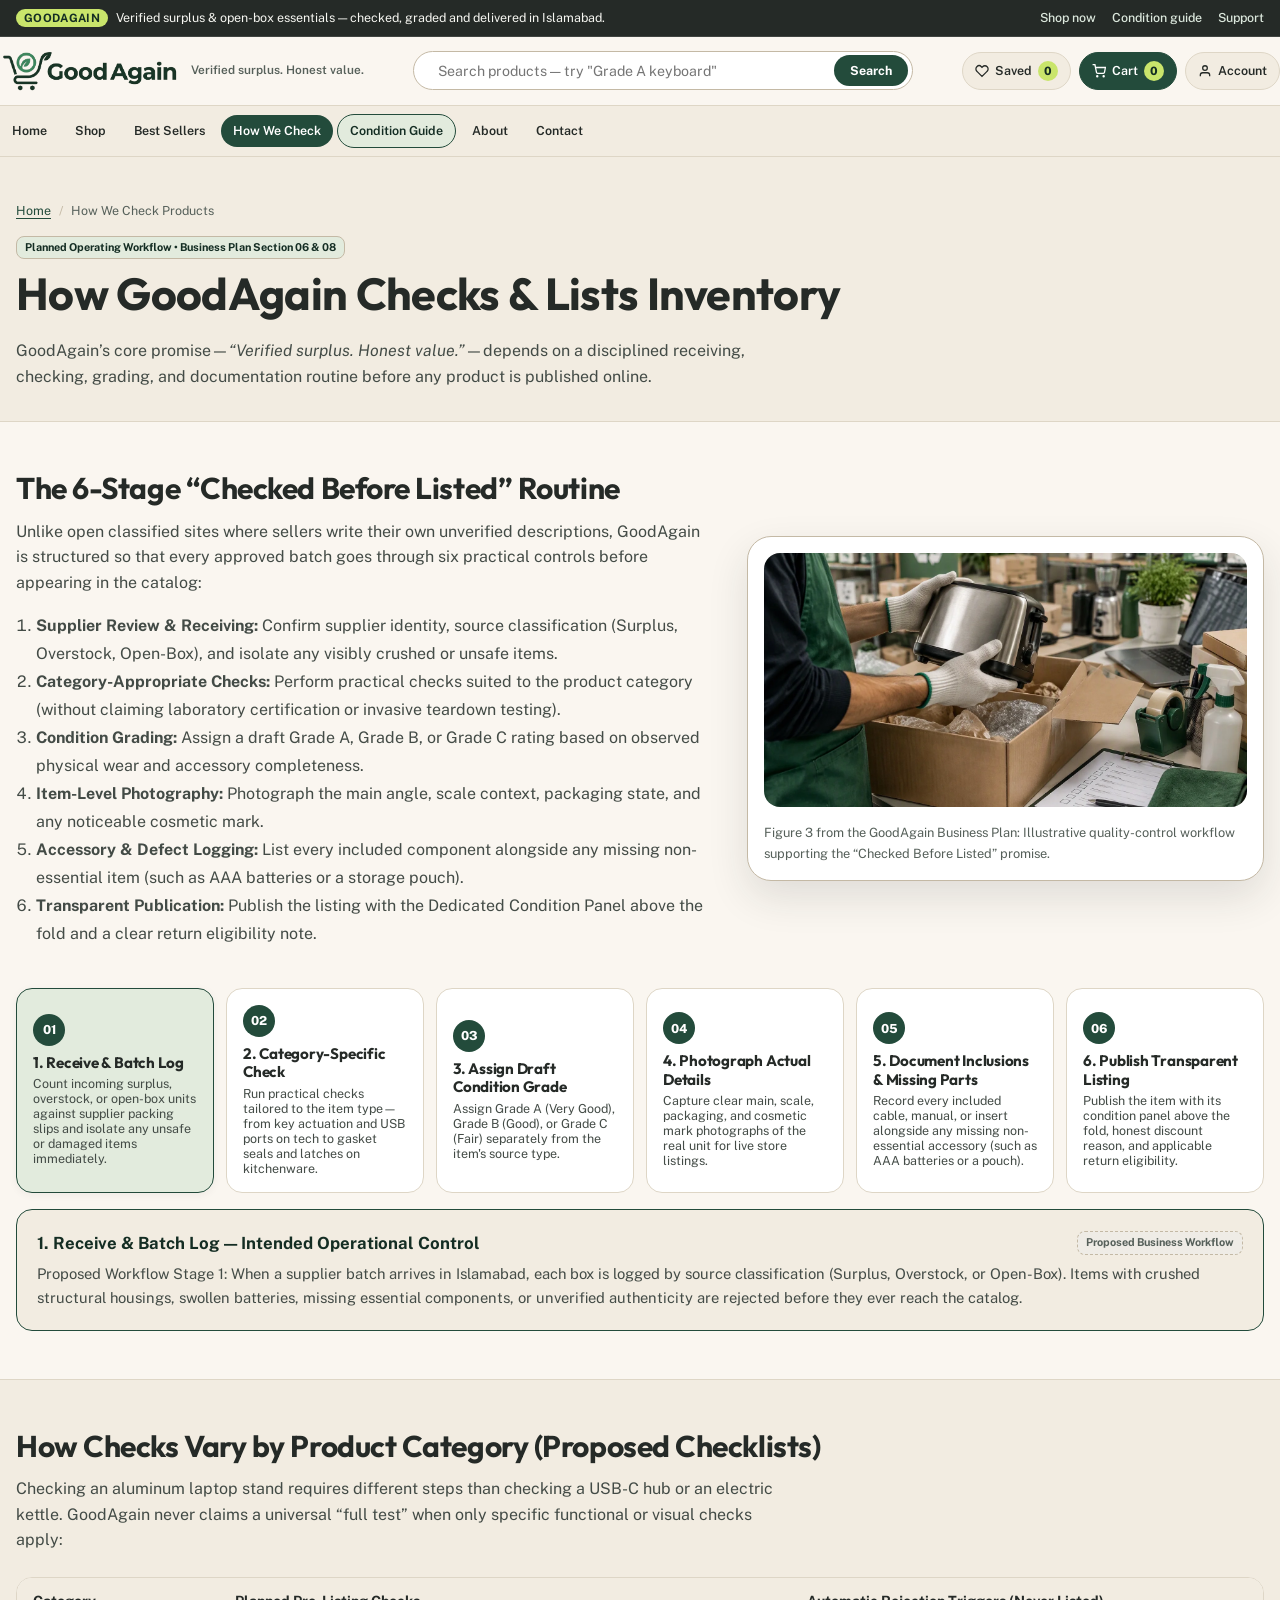
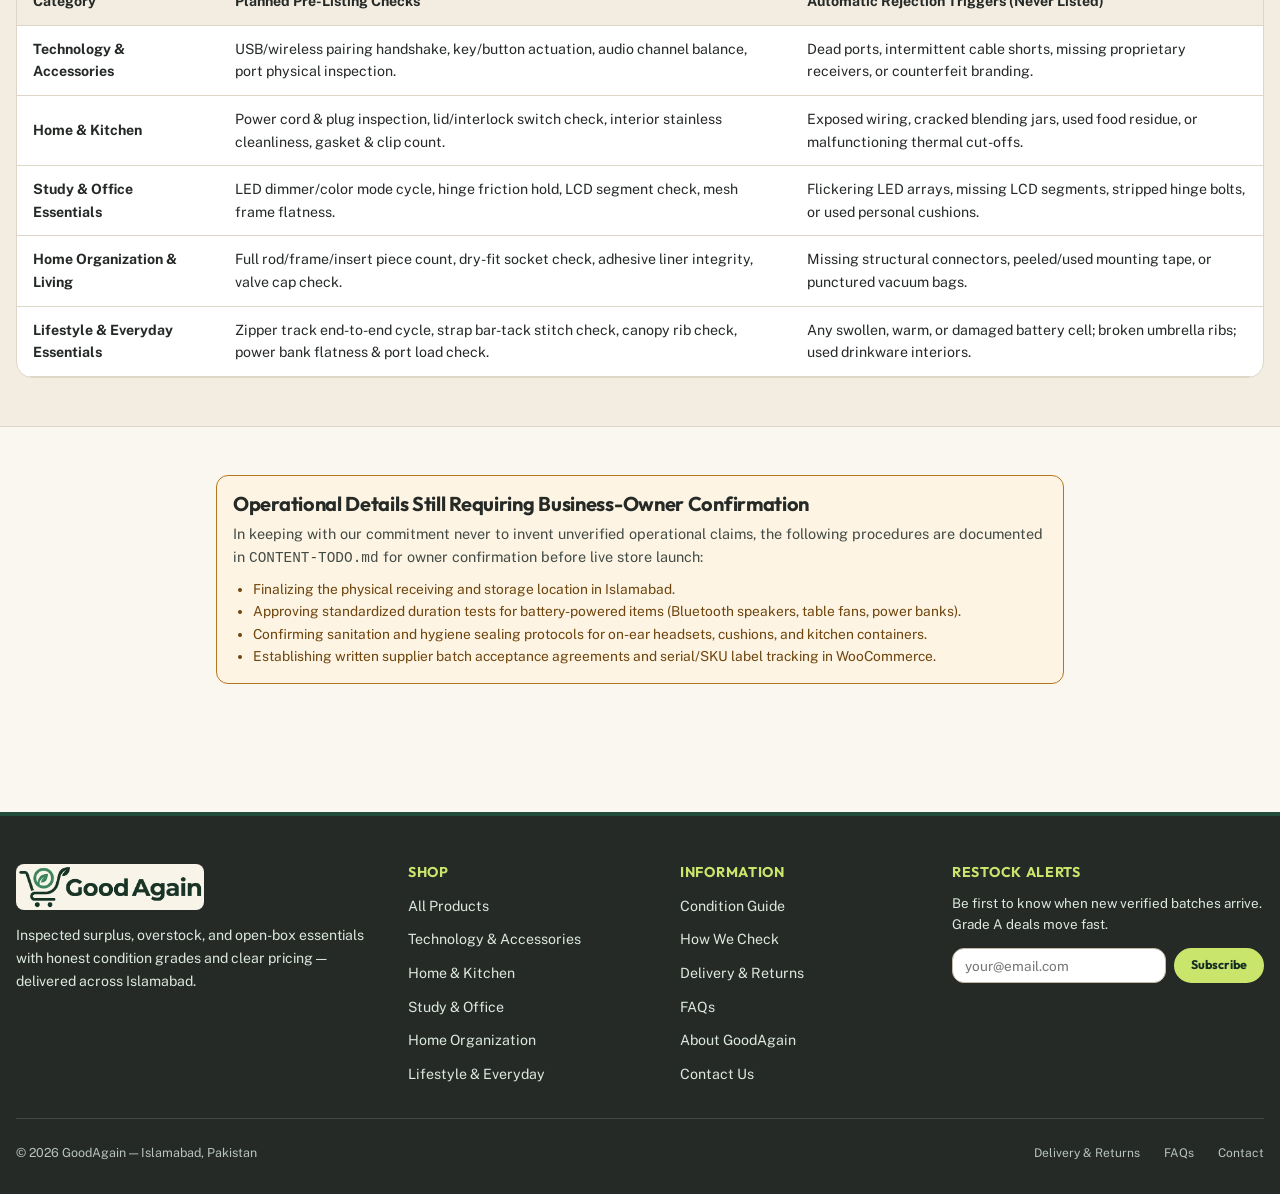
<file: how-we-check.html>
<!DOCTYPE html>
<html lang="en">
<head>
  <meta charset="UTF-8">
  <meta name="viewport" content="width=device-width, initial-scale=1.0">
  <title>How We Check Products — Checked Before Listed | GoodAgain</title>
  <meta name="description" content="Learn how GoodAgain's planned 6-stage receiving, category checking, grading, photography, and listing workflow operates.">
  <!-- WordPress conversion: enqueue stylesheets via wp_enqueue_style() in functions.php -->
  <link rel="stylesheet" href="css/tokens.css">
  <link rel="stylesheet" href="css/base.css">
  <link rel="stylesheet" href="css/components.css">
  <link rel="stylesheet" href="css/pages.css">
  <link rel="stylesheet" href="css/responsive.css">
</head>
<body>
  <a href="#main-content" class="ga-skip-link">Skip to main content</a>

  <!-- WordPress conversion: replace with header.php (get_header()) -->
  <header id="ga-site-header" class="ga-header">
    <div class="ga-announcement" role="region" aria-label="Store announcement">
      <div class="ga-container ga-announcement__inner">
        <div>
          <span class="ga-announcement__badge">GoodAgain</span>
          <span>Verified surplus, open-box and everyday essentials - honest prices in Islamabad.</span>
        </div>
        <ul class="ga-announcement__links">
          <li><a href="shop.html">Shop now</a></li>
          <li><a href="condition-guide.html">Condition guide</a></li>
          <li><a href="contact.html">Support</a></li>
        </ul>
      </div>
    </div>
    <div class="ga-container ga-header__main">
      <a href="index.html" class="ga-brand" aria-label="GoodAgain Home - Verified surplus. Honest value.">
        <img src="assets/images/brand/goodagain-logo-transparent.webp" alt="GoodAgain logo" class="ga-brand__logo" width="180" height="44">
        <span class="ga-brand__tagline">Verified surplus. Honest value.</span>
      </a>
      <div class="ga-header-search" role="search">
        <form class="ga-header-search__form" id="ga-header-search-form" action="shop.html" method="get">
          <label for="ga-global-search-input" class="sr-only">Search GoodAgain products</label>
          <input type="search" id="ga-global-search-input" name="q" class="ga-header-search__input" placeholder="Search home, office, kitchen &amp; tech" autocomplete="off">
          <button type="submit" class="ga-header-search__btn">Search</button>
        </form>
        <div id="ga-search-suggestions" class="ga-search-suggestions" hidden aria-live="polite"></div>
      </div>
      <div class="ga-header__actions">
        <a href="wishlist.html" class="ga-action-pill" aria-label="Saved Wishlist items">
          <span class="ga-action-pill__label">Saved</span>
          <span class="ga-badge-count" data-ga-wishlist-count>0</span>
        </a>
        <a href="cart.html" class="ga-action-pill ga-action-pill--cart" aria-label="Shopping Cart">
          <span class="ga-action-pill__label">Cart</span>
          <span class="ga-badge-count" data-ga-cart-count>0</span>
        </a>
        <a href="my-account.html" class="ga-action-pill" aria-label="Customer Account">
          <span class="ga-action-pill__label">Account</span>
        </a>
        <button type="button" class="ga-menu-toggle" id="ga-mobile-menu-btn" aria-expanded="false" aria-controls="ga-primary-nav">
          Menu
        </button>
      </div>
    </div>
    <nav class="ga-nav-bar" id="ga-primary-nav" aria-label="Primary navigation">
      <div class="ga-container ga-nav-bar__inner">
        <ul class="ga-nav-list">
          <li><a href="index.html" class="ga-nav-link">Home</a></li>
          <li><a href="shop.html" class="ga-nav-link">Shop</a></li>
          <li><a href="shop.html" class="ga-nav-link">Best Sellers</a></li>
          <li><a href="how-we-check.html" class="ga-nav-link">How it Works</a></li>
          <li><a href="condition-guide.html" class="ga-nav-link ga-nav-link--highlight">Condition Guide</a></li>
          <li><a href="about.html" class="ga-nav-link">About</a></li>
          <li><a href="contact.html" class="ga-nav-link">Contact</a></li>
        </ul>
      </div>
    </nav>
  </header>

  <main id="main-content">

    <!-- WordPress conversion: maps to page-how-we-check.php or page.php -->
    <section class="ga-page-hero">
      <div class="ga-container">
        <nav class="ga-breadcrumbs" aria-label="Breadcrumb">
          <ol><li><a href="index.html">Home</a></li><li aria-current="page">How We Check Products</li></ol>
        </nav>
        <span class="ga-demo-pill" style="background:var(--ga-olive-soft);color:var(--ga-forest-deep);border-style:solid;margin-bottom:8px;">Planned Operating Workflow • Business Plan Section 06 &amp; 08</span>
        <h1>How GoodAgain Checks &amp; Lists Inventory</h1>
        <p style="max-width:780px;margin:0;">
          GoodAgain’s core promise—<em>“Verified surplus. Honest value.”</em>—depends on a disciplined receiving, checking, grading, and documentation routine before any product is published online.
        </p>
      </div>
    </section>

    <section class="ga-section">
      <div class="ga-container">
        <div class="ga-hero__grid" style="margin-bottom:2.5rem;">
          <div>
            <h2>The 6-Stage “Checked Before Listed” Routine</h2>
            <p>
              Unlike open classified sites where sellers write their own unverified descriptions, GoodAgain is structured so that every approved batch goes through six practical controls before appearing in the catalog:
            </p>
            <ol style="line-height:1.75;color:var(--ga-slate);padding-left:1.25rem;">
              <li><strong>Supplier Review &amp; Receiving:</strong> Confirm supplier identity, source classification (Surplus, Overstock, Open-Box), and isolate any visibly crushed or unsafe items.</li>
              <li><strong>Category-Appropriate Checks:</strong> Perform practical checks suited to the product category (without claiming laboratory certification or invasive teardown testing).</li>
              <li><strong>Condition Grading:</strong> Assign a draft Grade A, Grade B, or Grade C rating based on observed physical wear and accessory completeness.</li>
              <li><strong>Item-Level Photography:</strong> Photograph the main angle, scale context, packaging state, and any noticeable cosmetic mark.</li>
              <li><strong>Accessory &amp; Defect Logging:</strong> List every included component alongside any missing non-essential item (such as AAA batteries or a storage pouch).</li>
              <li><strong>Transparent Publication:</strong> Publish the listing with the Dedicated Condition Panel above the fold and a clear return eligibility note.</li>
            </ol>
          </div>
          <div class="ga-hero__showcase">
            <img src="assets/images/banners/inspection-process-banner.webp" alt="Illustrative quality-control process from the GoodAgain business plan" class="ga-hero__showcase-img" width="768" height="404">
            <p style="font-size:0.8rem;color:var(--ga-muted-ink);margin:0;">
              Figure 3 from the GoodAgain Business Plan: Illustrative quality-control workflow supporting the “Checked Before Listed” promise.
            </p>
          </div>
        </div>

        <!-- Interactive Step Explorer -->
        <div id="ga-workflow-interactive" class="ga-workflow-grid" role="group" aria-label="Six stages of the Checked Before Listed workflow"></div>
        <div id="ga-workflow-detail-box" style="margin-top:1rem;background:var(--ga-oatmeal);border:1.5px solid var(--ga-forest);border-radius:var(--ga-radius-lg);padding:1.25rem;" aria-live="polite"></div>
      </div>
    </section>

    <section class="ga-section ga-section--oatmeal">
      <div class="ga-container">
        <h2>How Checks Vary by Product Category (Proposed Checklists)</h2>
        <p style="max-width:760px;margin-bottom:1.5rem;">
          Checking an aluminum laptop stand requires different steps than checking a USB-C hub or an electric kettle. GoodAgain never claims a universal “full test” when only specific functional or visual checks apply:
        </p>
        <div class="ga-table-wrap">
          <table class="ga-table">
            <thead>
              <tr>
                <th>Category</th>
                <th>Planned Pre-Listing Checks</th>
                <th>Automatic Rejection Triggers (Never Listed)</th>
              </tr>
            </thead>
            <tbody>
              <tr>
                <td><strong>Technology &amp; Accessories</strong></td>
                <td>USB/wireless pairing handshake, key/button actuation, audio channel balance, port physical inspection.</td>
                <td>Dead ports, intermittent cable shorts, missing proprietary receivers, or counterfeit branding.</td>
              </tr>
              <tr>
                <td><strong>Home &amp; Kitchen</strong></td>
                <td>Power cord &amp; plug inspection, lid/interlock switch check, interior stainless cleanliness, gasket &amp; clip count.</td>
                <td>Exposed wiring, cracked blending jars, used food residue, or malfunctioning thermal cut-offs.</td>
              </tr>
              <tr>
                <td><strong>Study &amp; Office Essentials</strong></td>
                <td>LED dimmer/color mode cycle, hinge friction hold, LCD segment check, mesh frame flatness.</td>
                <td>Flickering LED arrays, missing LCD segments, stripped hinge bolts, or used personal cushions.</td>
              </tr>
              <tr>
                <td><strong>Home Organization &amp; Living</strong></td>
                <td>Full rod/frame/insert piece count, dry-fit socket check, adhesive liner integrity, valve cap check.</td>
                <td>Missing structural connectors, peeled/used mounting tape, or punctured vacuum bags.</td>
              </tr>
              <tr>
                <td><strong>Lifestyle &amp; Everyday Essentials</strong></td>
                <td>Zipper track end-to-end cycle, strap bar-tack stitch check, canopy rib check, power bank flatness &amp; port load check.</td>
                <td>Any swollen, warm, or damaged battery cell; broken umbrella ribs; used drinkware interiors.</td>
              </tr>
            </tbody>
          </table>
        </div>
      </div>
    </section>

    <section class="ga-section">
      <div class="ga-container" style="max-width:880px;">
        <div class="ga-status-banner ga-status-banner--warning">
          <h2 style="font-size:1.25rem;margin-bottom:6px;">Operational Details Still Requiring Business-Owner Confirmation</h2>
          <p style="font-size:0.9rem;margin-bottom:8px;">
            In keeping with our commitment never to invent unverified operational claims, the following procedures are documented in <code>CONTENT-TODO.md</code> for owner confirmation before live store launch:
          </p>
          <ul style="font-size:0.86rem;">
            <li>Finalizing the physical receiving and storage location in Islamabad.</li>
            <li>Approving standardized duration tests for battery-powered items (Bluetooth speakers, table fans, power banks).</li>
            <li>Confirming sanitation and hygiene sealing protocols for on-ear headsets, cushions, and kitchen containers.</li>
            <li>Establishing written supplier batch acceptance agreements and serial/SKU label tracking in WooCommerce.</li>
          </ul>
        </div>
      </div>
    </section>

  </main>

  <!-- WordPress conversion: replace with footer.php (get_footer()) -->
  <footer id="ga-site-footer" class="ga-footer"></footer>

  <!-- WordPress conversion: enqueue scripts via wp_enqueue_script() in functions.php -->
  <script src="data/products.js"></script>
  <script src="js/partials.js"></script>
  <script src="js/cart.js"></script>
  <script src="js/wishlist.js"></script>
  <script src="js/products.js"></script>
  <script src="js/search.js"></script>
  <script src="js/filters.js"></script>
  <script src="js/gallery.js"></script>
  <script src="js/main.js"></script>
</body>
</html>
</file>
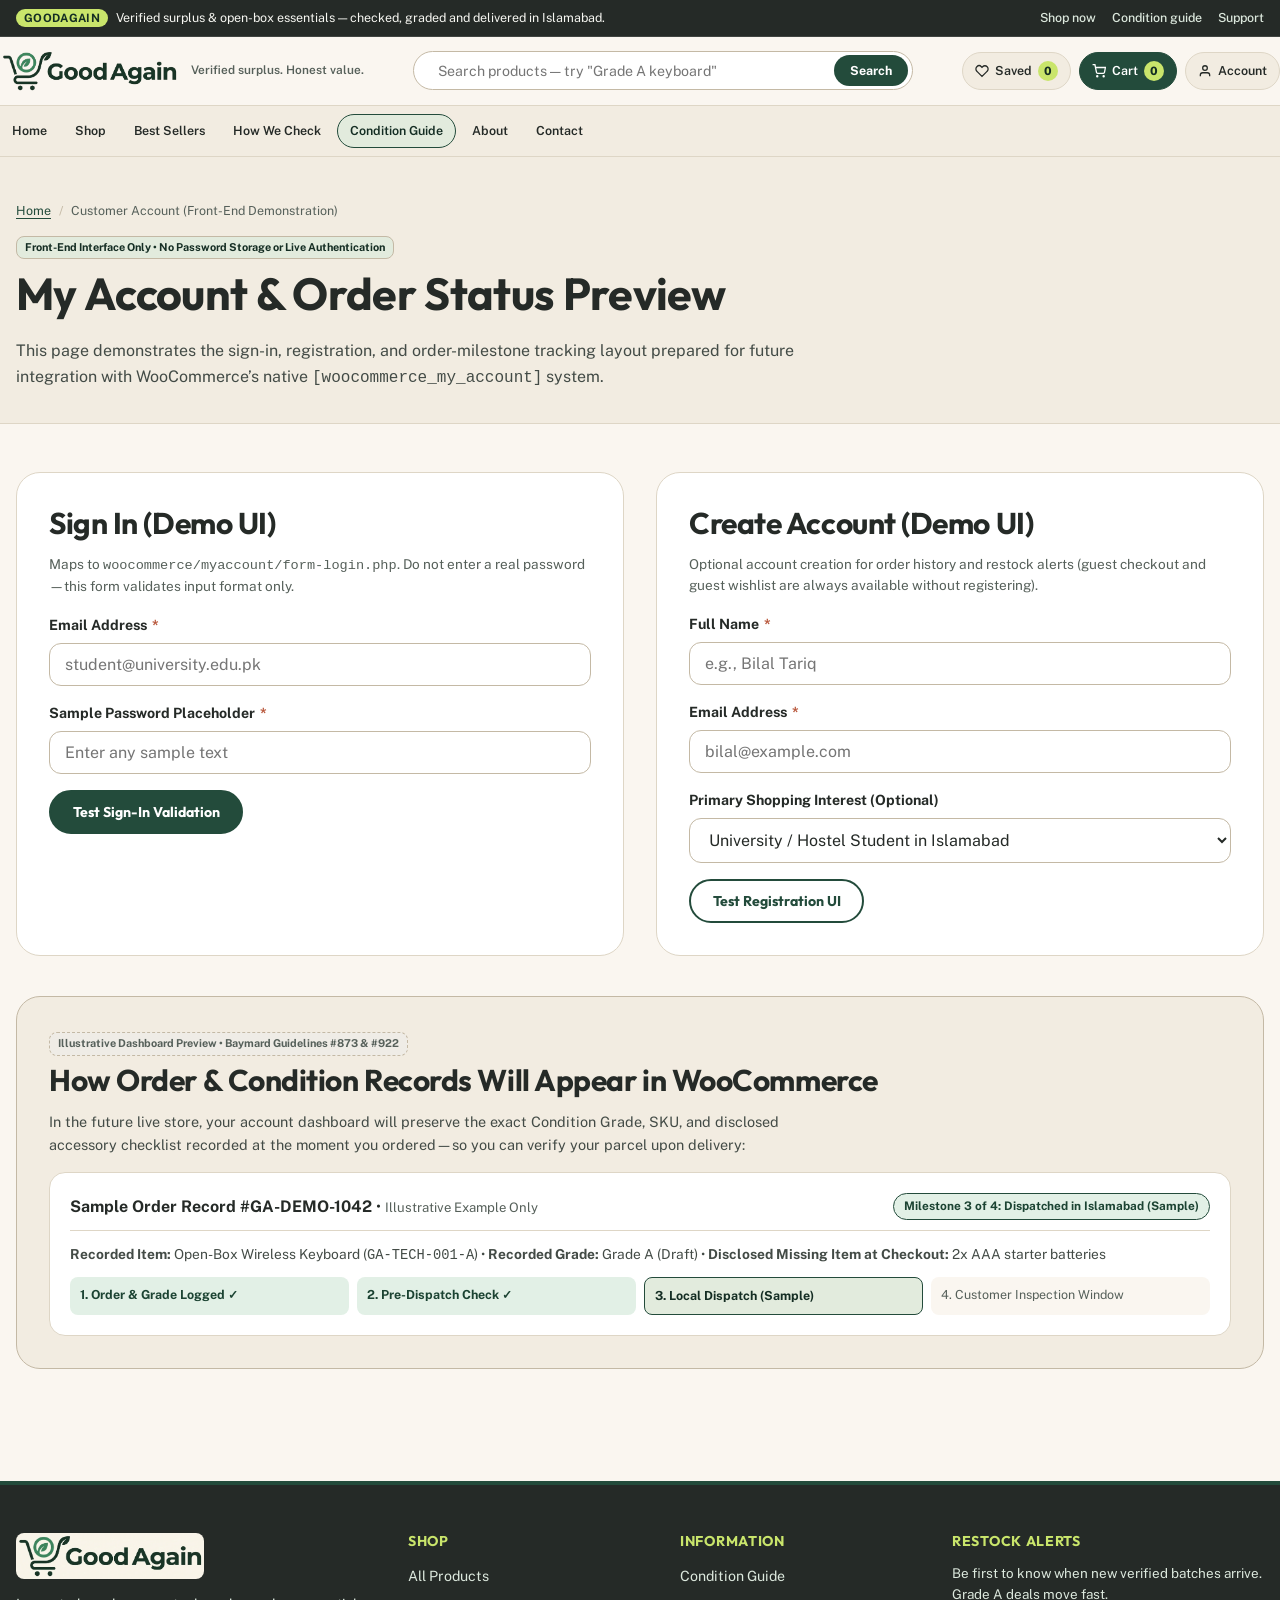
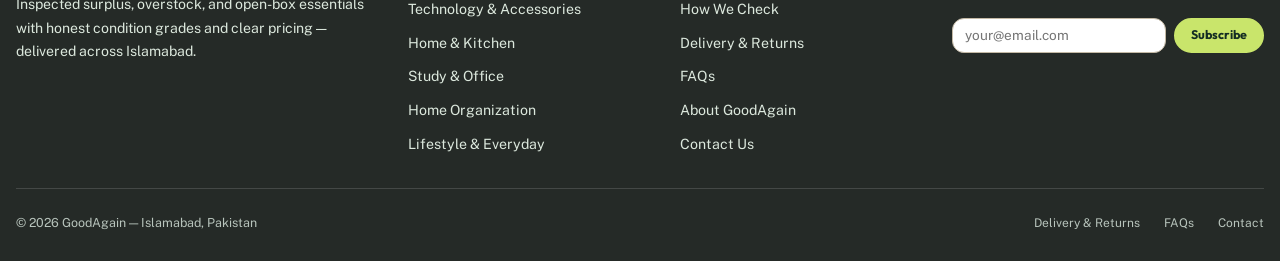
<file: my-account.html>
<!DOCTYPE html>
<html lang="en">
<head>
  <meta charset="UTF-8">
  <meta name="viewport" content="width=device-width, initial-scale=1.0">
  <title>Customer Account & Order Milestone Preview | GoodAgain</title>
  <meta name="description" content="Preview the customer sign-in, registration, and order-condition milestone dashboard prepared for future WooCommerce integration.">
  <!-- WordPress conversion: enqueue stylesheets via wp_enqueue_style() in functions.php -->
  <link rel="stylesheet" href="css/tokens.css">
  <link rel="stylesheet" href="css/base.css">
  <link rel="stylesheet" href="css/components.css">
  <link rel="stylesheet" href="css/pages.css">
  <link rel="stylesheet" href="css/responsive.css">
</head>
<body>
  <a href="#main-content" class="ga-skip-link">Skip to main content</a>

  <!-- WordPress conversion: replace with header.php (get_header()) -->
  <header id="ga-site-header" class="ga-header">
    <div class="ga-announcement" role="region" aria-label="Store announcement">
      <div class="ga-container ga-announcement__inner">
        <div>
          <span class="ga-announcement__badge">GoodAgain</span>
          <span>Verified surplus, open-box and everyday essentials - honest prices in Islamabad.</span>
        </div>
        <ul class="ga-announcement__links">
          <li><a href="shop.html">Shop now</a></li>
          <li><a href="condition-guide.html">Condition guide</a></li>
          <li><a href="contact.html">Support</a></li>
        </ul>
      </div>
    </div>
    <div class="ga-container ga-header__main">
      <a href="index.html" class="ga-brand" aria-label="GoodAgain Home - Verified surplus. Honest value.">
        <img src="assets/images/brand/goodagain-logo-transparent.webp" alt="GoodAgain logo" class="ga-brand__logo" width="180" height="44">
        <span class="ga-brand__tagline">Verified surplus. Honest value.</span>
      </a>
      <div class="ga-header-search" role="search">
        <form class="ga-header-search__form" id="ga-header-search-form" action="shop.html" method="get">
          <label for="ga-global-search-input" class="sr-only">Search GoodAgain products</label>
          <input type="search" id="ga-global-search-input" name="q" class="ga-header-search__input" placeholder="Search home, office, kitchen &amp; tech" autocomplete="off">
          <button type="submit" class="ga-header-search__btn">Search</button>
        </form>
        <div id="ga-search-suggestions" class="ga-search-suggestions" hidden aria-live="polite"></div>
      </div>
      <div class="ga-header__actions">
        <a href="wishlist.html" class="ga-action-pill" aria-label="Saved Wishlist items">
          <span class="ga-action-pill__label">Saved</span>
          <span class="ga-badge-count" data-ga-wishlist-count>0</span>
        </a>
        <a href="cart.html" class="ga-action-pill ga-action-pill--cart" aria-label="Shopping Cart">
          <span class="ga-action-pill__label">Cart</span>
          <span class="ga-badge-count" data-ga-cart-count>0</span>
        </a>
        <a href="my-account.html" class="ga-action-pill" aria-label="Customer Account">
          <span class="ga-action-pill__label">Account</span>
        </a>
        <button type="button" class="ga-menu-toggle" id="ga-mobile-menu-btn" aria-expanded="false" aria-controls="ga-primary-nav">
          Menu
        </button>
      </div>
    </div>
    <nav class="ga-nav-bar" id="ga-primary-nav" aria-label="Primary navigation">
      <div class="ga-container ga-nav-bar__inner">
        <ul class="ga-nav-list">
          <li><a href="index.html" class="ga-nav-link">Home</a></li>
          <li><a href="shop.html" class="ga-nav-link">Shop</a></li>
          <li><a href="shop.html" class="ga-nav-link">Best Sellers</a></li>
          <li><a href="how-we-check.html" class="ga-nav-link">How it Works</a></li>
          <li><a href="condition-guide.html" class="ga-nav-link ga-nav-link--highlight">Condition Guide</a></li>
          <li><a href="about.html" class="ga-nav-link">About</a></li>
          <li><a href="contact.html" class="ga-nav-link">Contact</a></li>
        </ul>
      </div>
    </nav>
  </header>

  <main id="main-content">

    <!-- WordPress conversion: maps to WooCommerce [woocommerce_my_account] page (myaccount/form-login.php & dashboard.php) -->
    <section class="ga-page-hero">
      <div class="ga-container">
        <nav class="ga-breadcrumbs" aria-label="Breadcrumb">
          <ol><li><a href="index.html">Home</a></li><li aria-current="page">Customer Account (Front-End Demonstration)</li></ol>
        </nav>
        <span class="ga-demo-pill" style="background:var(--ga-olive-soft);color:var(--ga-forest-deep);border-style:solid;margin-bottom:8px;">Front-End Interface Only • No Password Storage or Live Authentication</span>
        <h1>My Account &amp; Order Status Preview</h1>
        <p style="max-width:780px;margin:0;">
          This page demonstrates the sign-in, registration, and order-milestone tracking layout prepared for future integration with WooCommerce’s native <code>[woocommerce_my_account]</code> system.
        </p>
      </div>
    </section>

    <section class="ga-section">
      <div class="ga-container">
        <div id="ga-account-demo-status" aria-live="polite"></div>

        <div style="display:grid;grid-template-columns:repeat(auto-fit,minmax(310px,1fr));gap:2rem;">
          <!-- Sign-In Form -->
          <div style="background:var(--ga-white);border:1.5px solid var(--ga-border);border-radius:var(--ga-radius-xl);padding:2rem;">
            <h2>Sign In (Demo UI)</h2>
            <p style="font-size:0.85rem;color:var(--ga-muted-ink);margin-bottom:1rem;">
              Maps to <code>woocommerce/myaccount/form-login.php</code>. Do not enter a real password—this form validates input format only.
            </p>
            <form data-ga-account-form="login" novalidate>
              <div class="ga-form-group">
                <label for="ga-login-email" class="ga-label">Email Address <span class="ga-required">*</span></label>
                <input type="email" id="ga-login-email" class="ga-input" placeholder="student@university.edu.pk" required autocomplete="off">
                <span class="ga-field-error"></span>
              </div>
              <div class="ga-form-group">
                <label for="ga-login-pass" class="ga-label">Sample Password Placeholder <span class="ga-required">*</span></label>
                <input type="password" id="ga-login-pass" class="ga-input" placeholder="Enter any sample text" required autocomplete="off">
                <span class="ga-field-error"></span>
              </div>
              <button type="submit" class="ga-btn ga-btn--primary">Test Sign-In Validation</button>
            </form>
          </div>

          <!-- Registration Form -->
          <div style="background:var(--ga-white);border:1.5px solid var(--ga-border);border-radius:var(--ga-radius-xl);padding:2rem;">
            <h2>Create Account (Demo UI)</h2>
            <p style="font-size:0.85rem;color:var(--ga-muted-ink);margin-bottom:1rem;">
              Optional account creation for order history and restock alerts (guest checkout and guest wishlist are always available without registering).
            </p>
            <form data-ga-account-form="register" novalidate>
              <div class="ga-form-group">
                <label for="ga-reg-name" class="ga-label">Full Name <span class="ga-required">*</span></label>
                <input type="text" id="ga-reg-name" class="ga-input" placeholder="e.g., Bilal Tariq" required autocomplete="off">
                <span class="ga-field-error"></span>
              </div>
              <div class="ga-form-group">
                <label for="ga-reg-email" class="ga-label">Email Address <span class="ga-required">*</span></label>
                <input type="email" id="ga-reg-email" class="ga-input" placeholder="bilal@example.com" required autocomplete="off">
                <span class="ga-field-error"></span>
              </div>
              <div class="ga-form-group">
                <label for="ga-reg-segment" class="ga-label">Primary Shopping Interest (Optional)</label>
                <select id="ga-reg-segment" class="ga-select">
                  <option value="student">University / Hostel Student in Islamabad</option>
                  <option value="household">Household &amp; Kitchen Buyer</option>
                  <option value="office">Small Office / Organization Buyer</option>
                </select>
              </div>
              <button type="submit" class="ga-btn ga-btn--secondary">Test Registration UI</button>
            </form>
          </div>
        </div>

        <!-- Sample Order & Return Milestone Dashboard Preview (Baymard Guidelines #873 & #922) -->
        <div style="margin-top:2.5rem;background:var(--ga-oatmeal);border:1.5px solid var(--ga-border-strong);border-radius:var(--ga-radius-xl);padding:2rem;">
          <span class="ga-demo-pill" style="margin-bottom:6px;">Illustrative Dashboard Preview • Baymard Guidelines #873 &amp; #922</span>
          <h2>How Order &amp; Condition Records Will Appear in WooCommerce</h2>
          <p style="font-size:0.9rem;max-width:760px;">
            In the future live store, your account dashboard will preserve the exact Condition Grade, SKU, and disclosed accessory checklist recorded at the moment you ordered—so you can verify your parcel upon delivery:
          </p>
          <div style="background:var(--ga-white);border:1px solid var(--ga-border);border-radius:var(--ga-radius-lg);padding:1.25rem;margin-top:1rem;">
            <div style="display:flex;justify-content:space-between;align-items:center;flex-wrap:wrap;gap:8px;border-bottom:1px solid var(--ga-border);padding-bottom:10px;margin-bottom:12px;">
              <div>
                <strong>Sample Order Record #GA-DEMO-1042</strong> • <span style="font-size:0.82rem;color:var(--ga-muted-ink);">Illustrative Example Only</span>
              </div>
              <span class="ga-grade-badge ga-grade-badge--A">Milestone 3 of 4: Dispatched in Islamabad (Sample)</span>
            </div>
            <p style="font-size:0.86rem;margin-bottom:8px;">
              <strong>Recorded Item:</strong> Open-Box Wireless Keyboard (<code>GA-TECH-001-A</code>) • <strong>Recorded Grade:</strong> Grade A (Draft) • <strong>Disclosed Missing Item at Checkout:</strong> 2x AAA starter batteries
            </p>
            <div style="display:grid;grid-template-columns:repeat(auto-fit,minmax(160px,1fr));gap:8px;font-size:0.78rem;margin-top:10px;">
              <div style="background:var(--ga-grade-a-bg);color:var(--ga-grade-a-ink);padding:8px 10px;border-radius:8px;font-weight:700;">1. Order &amp; Grade Logged ✓</div>
              <div style="background:var(--ga-grade-a-bg);color:var(--ga-grade-a-ink);padding:8px 10px;border-radius:8px;font-weight:700;">2. Pre-Dispatch Check ✓</div>
              <div style="background:var(--ga-olive-soft);color:var(--ga-forest-deep);padding:8px 10px;border-radius:8px;font-weight:700;border:1px solid var(--ga-forest);">3. Local Dispatch (Sample)</div>
              <div style="background:var(--ga-cream);color:var(--ga-muted-ink);padding:8px 10px;border-radius:8px;">4. Customer Inspection Window</div>
            </div>
          </div>
        </div>
      </div>
    </section>

  </main>

  <!-- WordPress conversion: replace with footer.php (get_footer()) -->
  <footer id="ga-site-footer" class="ga-footer"></footer>

  <!-- WordPress conversion: enqueue scripts via wp_enqueue_script() in functions.php -->
  <script src="data/products.js"></script>
  <script src="js/partials.js"></script>
  <script src="js/cart.js"></script>
  <script src="js/wishlist.js"></script>
  <script src="js/products.js"></script>
  <script src="js/search.js"></script>
  <script src="js/filters.js"></script>
  <script src="js/gallery.js"></script>
  <script src="js/main.js"></script>
</body>
</html>
</file>
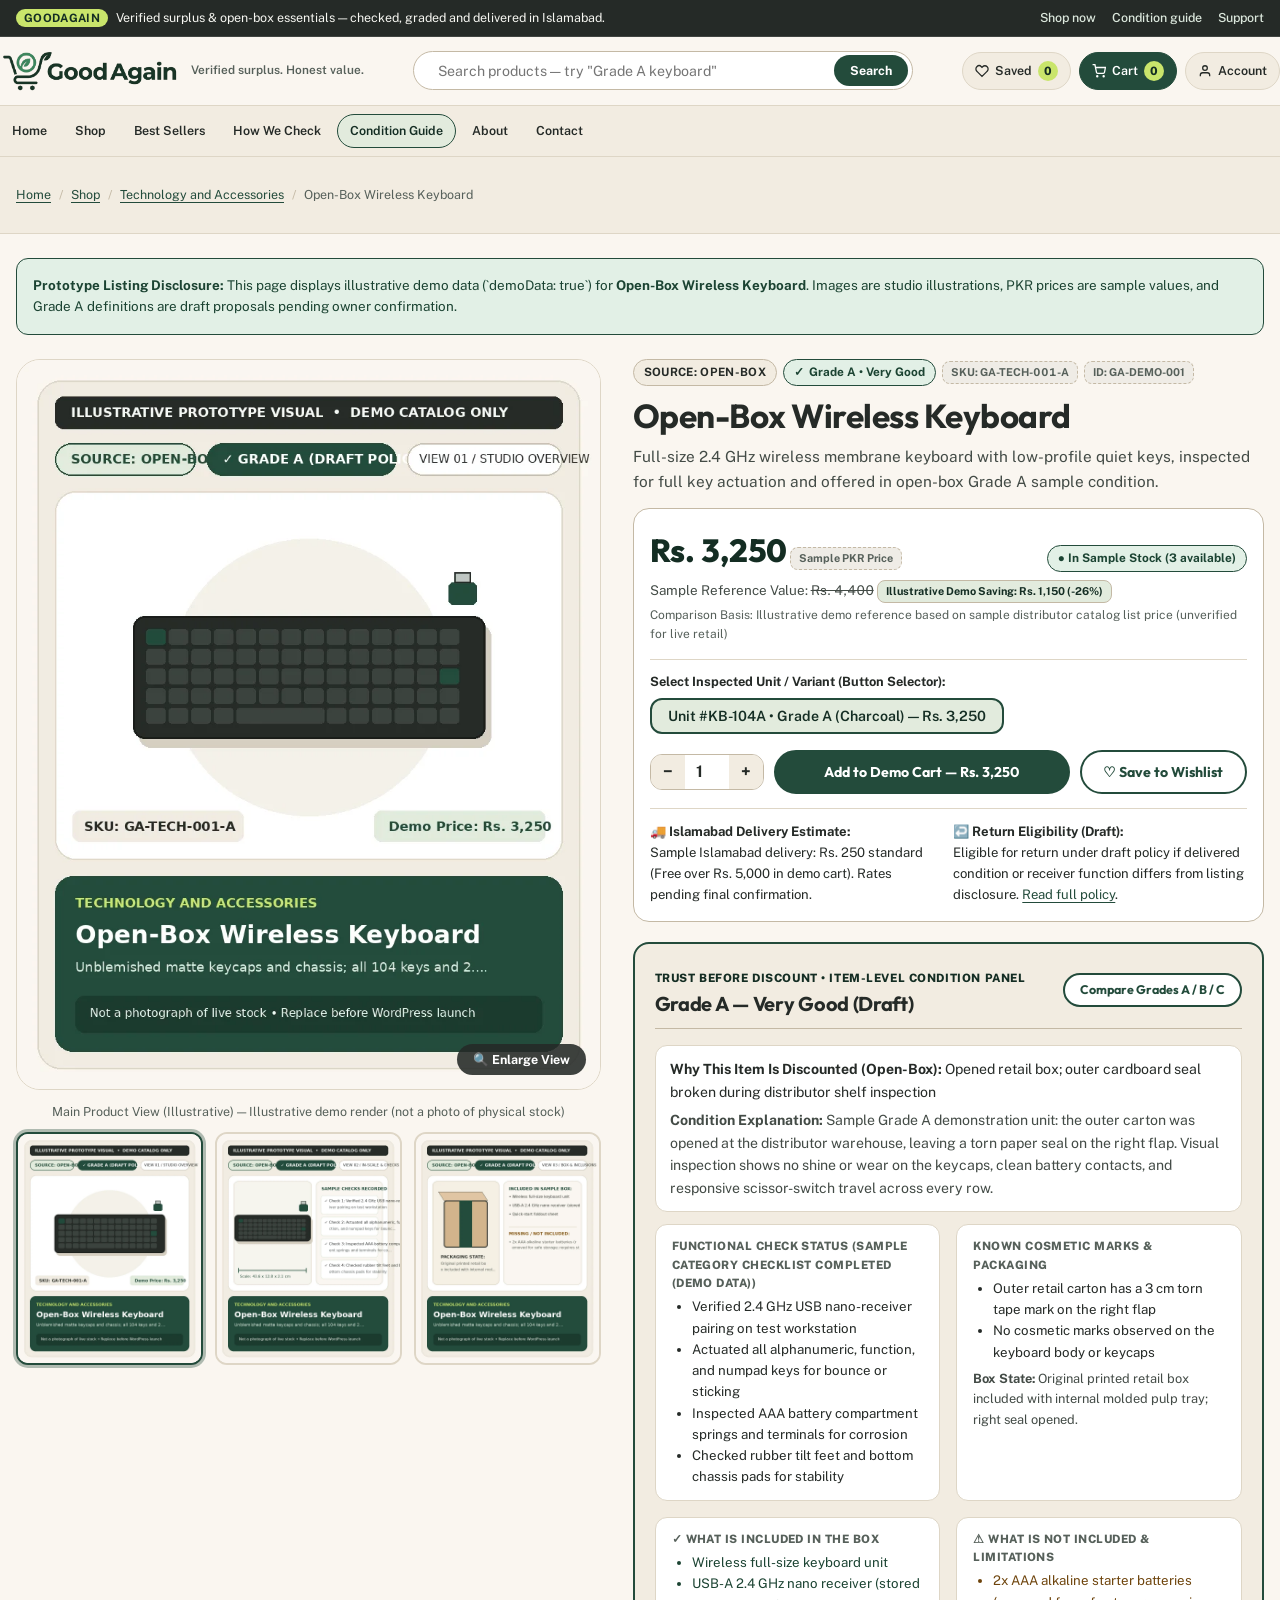
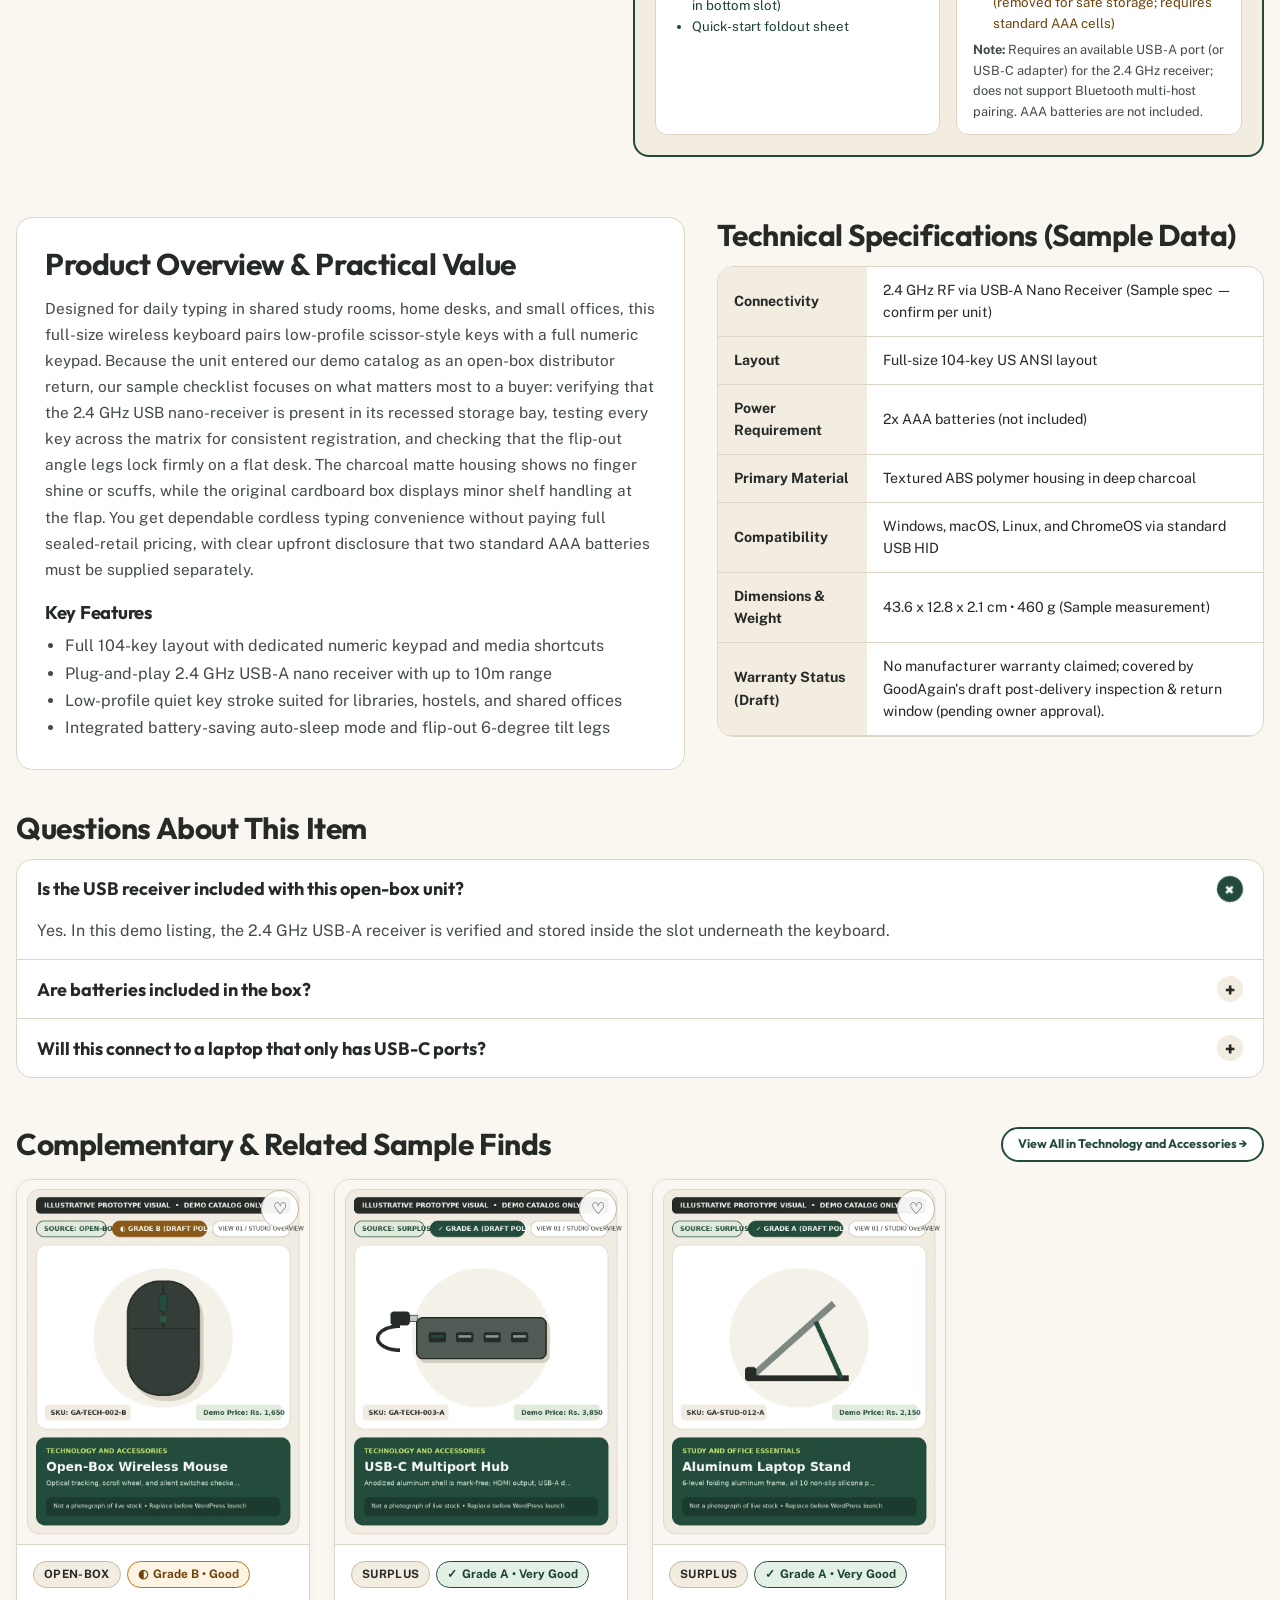
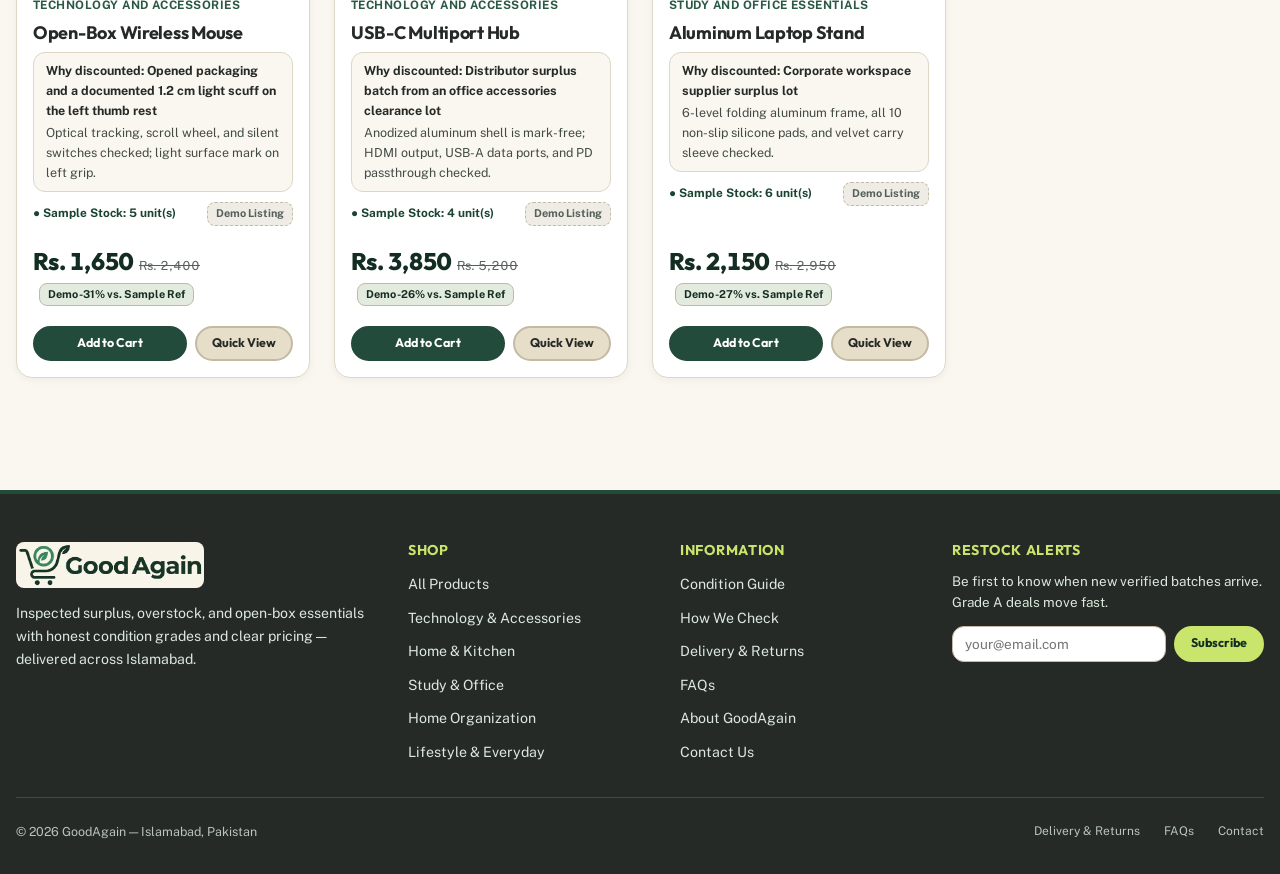
<file: product.html>
<!DOCTYPE html>
<html lang="en">
<head>
  <meta charset="UTF-8">
  <meta name="viewport" content="width=device-width, initial-scale=1.0">
  <title>Product Condition Dossier & Details | GoodAgain Prototype</title>
  <meta name="description" content="Inspect item-level condition grades, functional checks, included and missing accessories, and transparent PKR pricing on GoodAgain.">
  <!-- WordPress conversion: enqueue stylesheets via wp_enqueue_style() in functions.php -->
  <link rel="stylesheet" href="css/tokens.css">
  <link rel="stylesheet" href="css/base.css">
  <link rel="stylesheet" href="css/components.css">
  <link rel="stylesheet" href="css/pages.css">
  <link rel="stylesheet" href="css/responsive.css">
</head>
<body>
  <a href="#main-content" class="ga-skip-link">Skip to main content</a>

  <!-- WordPress conversion: replace with header.php (get_header()) -->
  <header id="ga-site-header" class="ga-header">
    <div class="ga-announcement" role="region" aria-label="Store announcement">
      <div class="ga-container ga-announcement__inner">
        <div>
          <span class="ga-announcement__badge">GoodAgain</span>
          <span>Verified surplus, open-box and everyday essentials - honest prices in Islamabad.</span>
        </div>
        <ul class="ga-announcement__links">
          <li><a href="shop.html">Shop now</a></li>
          <li><a href="condition-guide.html">Condition guide</a></li>
          <li><a href="contact.html">Support</a></li>
        </ul>
      </div>
    </div>
    <div class="ga-container ga-header__main">
      <a href="index.html" class="ga-brand" aria-label="GoodAgain Home - Verified surplus. Honest value.">
        <img src="assets/images/brand/goodagain-logo-transparent.webp" alt="GoodAgain logo" class="ga-brand__logo" width="180" height="44">
        <span class="ga-brand__tagline">Verified surplus. Honest value.</span>
      </a>
      <div class="ga-header-search" role="search">
        <form class="ga-header-search__form" id="ga-header-search-form" action="shop.html" method="get">
          <label for="ga-global-search-input" class="sr-only">Search GoodAgain products</label>
          <input type="search" id="ga-global-search-input" name="q" class="ga-header-search__input" placeholder="Search home, office, kitchen &amp; tech" autocomplete="off">
          <button type="submit" class="ga-header-search__btn">Search</button>
        </form>
        <div id="ga-search-suggestions" class="ga-search-suggestions" hidden aria-live="polite"></div>
      </div>
      <div class="ga-header__actions">
        <a href="wishlist.html" class="ga-action-pill" aria-label="Saved Wishlist items">
          <span class="ga-action-pill__label">Saved</span>
          <span class="ga-badge-count" data-ga-wishlist-count>0</span>
        </a>
        <a href="cart.html" class="ga-action-pill ga-action-pill--cart" aria-label="Shopping Cart">
          <span class="ga-action-pill__label">Cart</span>
          <span class="ga-badge-count" data-ga-cart-count>0</span>
        </a>
        <a href="my-account.html" class="ga-action-pill" aria-label="Customer Account">
          <span class="ga-action-pill__label">Account</span>
        </a>
        <button type="button" class="ga-menu-toggle" id="ga-mobile-menu-btn" aria-expanded="false" aria-controls="ga-primary-nav">
          Menu
        </button>
      </div>
    </div>
    <nav class="ga-nav-bar" id="ga-primary-nav" aria-label="Primary navigation">
      <div class="ga-container ga-nav-bar__inner">
        <ul class="ga-nav-list">
          <li><a href="index.html" class="ga-nav-link">Home</a></li>
          <li><a href="shop.html" class="ga-nav-link">Shop</a></li>
          <li><a href="shop.html" class="ga-nav-link">Best Sellers</a></li>
          <li><a href="how-we-check.html" class="ga-nav-link">How it Works</a></li>
          <li><a href="condition-guide.html" class="ga-nav-link ga-nav-link--highlight">Condition Guide</a></li>
          <li><a href="about.html" class="ga-nav-link">About</a></li>
          <li><a href="contact.html" class="ga-nav-link">Contact</a></li>
        </ul>
      </div>
    </nav>
  </header>

  <main id="main-content">

    <!-- WordPress conversion: maps to single-product.php -->
    <div class="ga-page-hero" style="padding:1rem 0;">
      <div class="ga-container">
        <nav class="ga-breadcrumbs" aria-label="Breadcrumb">
          <ol>
            <li><a href="index.html">Home</a></li>
            <li><a href="shop.html">Shop</a></li>
            <li><a href="shop.html?category=technology-accessories" id="ga-pdp-bc-category">Technology and Accessories</a></li>
            <li aria-current="page" id="ga-pdp-bc-name">Open-Box Wireless Keyboard</li>
          </ol>
        </nav>
      </div>
    </div>

    <div id="ga-pdp-root">
      <div class="ga-container ga-section">
        <h1>Loading Checked Product Details...</h1>
        <p>If JavaScript is disabled, please enable scripts to view the dynamic 25-product demonstration catalog or return to <a href="shop.html">the Shop page</a>.</p>
      </div>
    </div>

    <!-- Mobile Sticky Purchase Bar (Section 8.7) -->
    <div id="ga-mobile-sticky-bar" class="ga-sticky-buy-bar" role="region" aria-label="Quick purchase bar"></div>

  </main>

  <!-- WordPress conversion: replace with footer.php (get_footer()) -->
  <footer id="ga-site-footer" class="ga-footer"></footer>

  <!-- WordPress conversion: enqueue scripts via wp_enqueue_script() in functions.php -->
  <script src="data/products.js"></script>
  <script src="js/partials.js"></script>
  <script src="js/cart.js"></script>
  <script src="js/wishlist.js"></script>
  <script src="js/products.js"></script>
  <script src="js/search.js"></script>
  <script src="js/filters.js"></script>
  <script src="js/gallery.js"></script>
  <script src="js/main.js"></script>
</body>
</html>
</file>
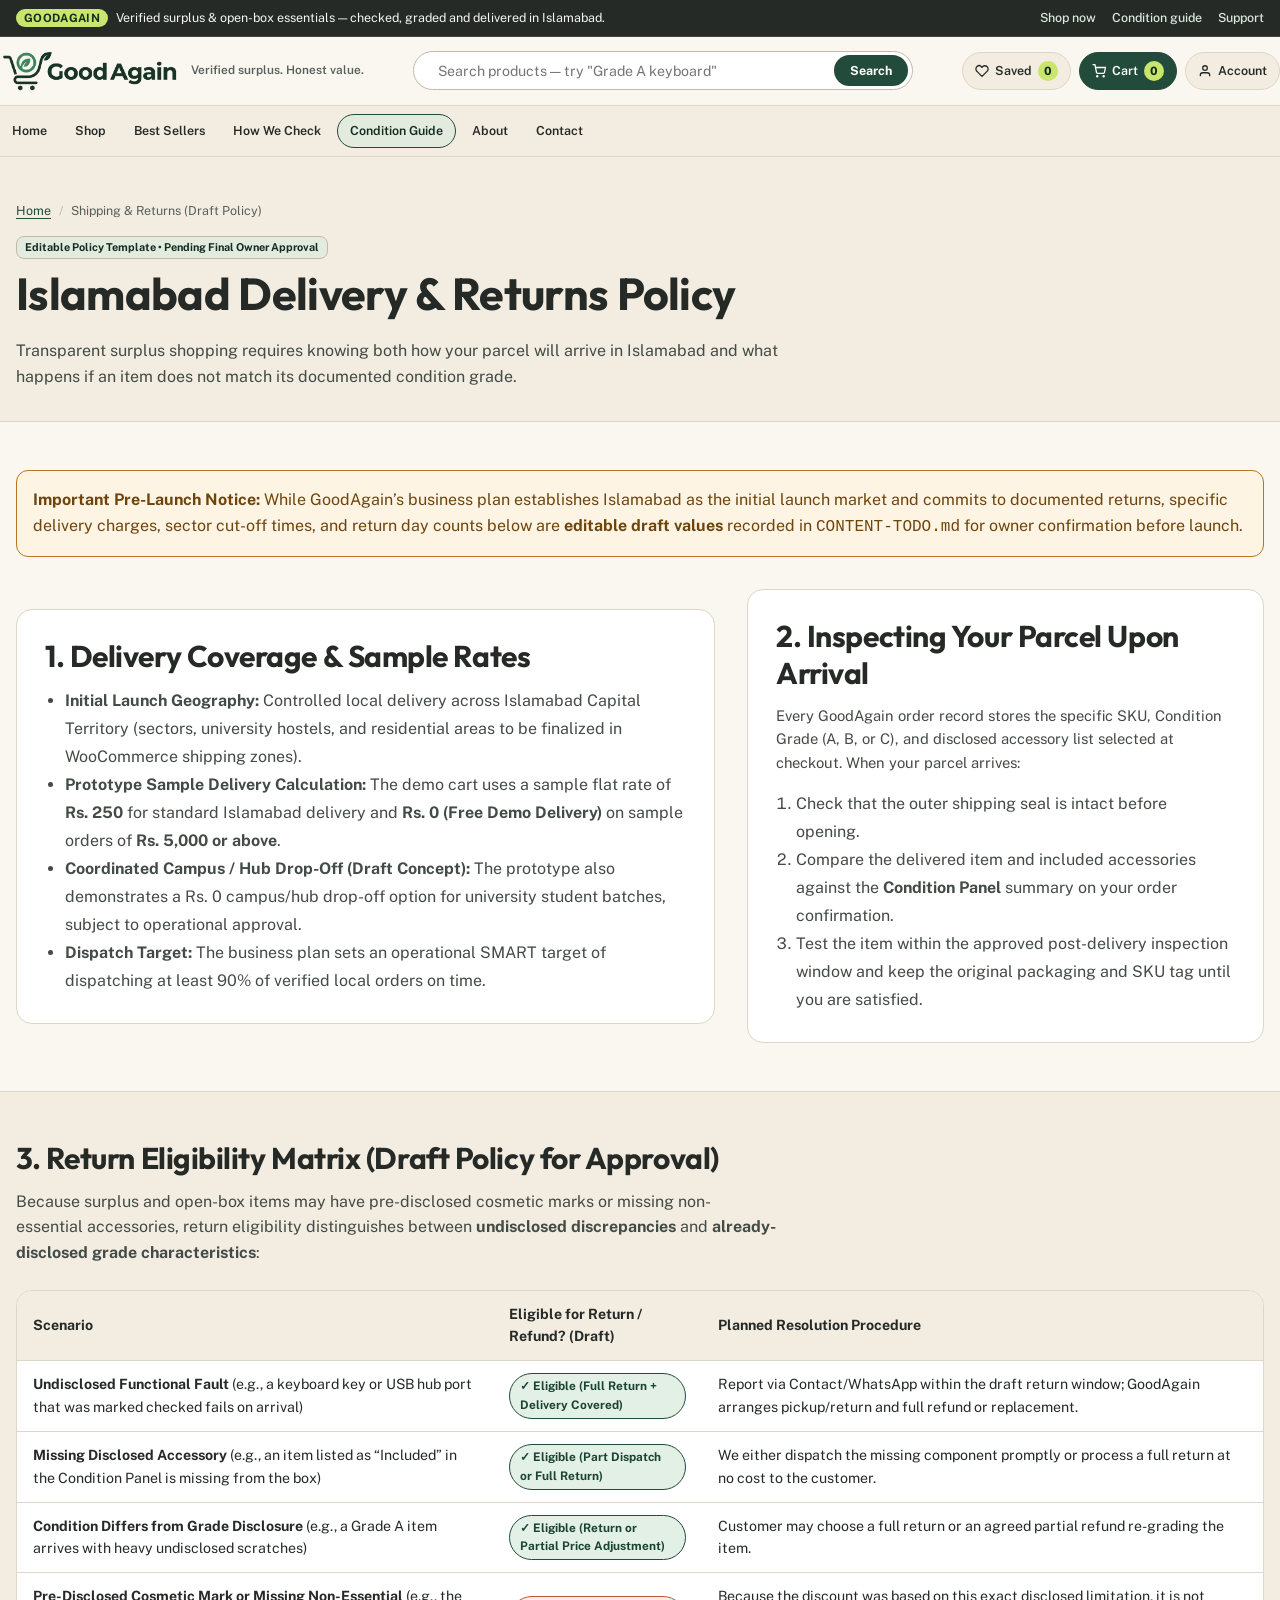
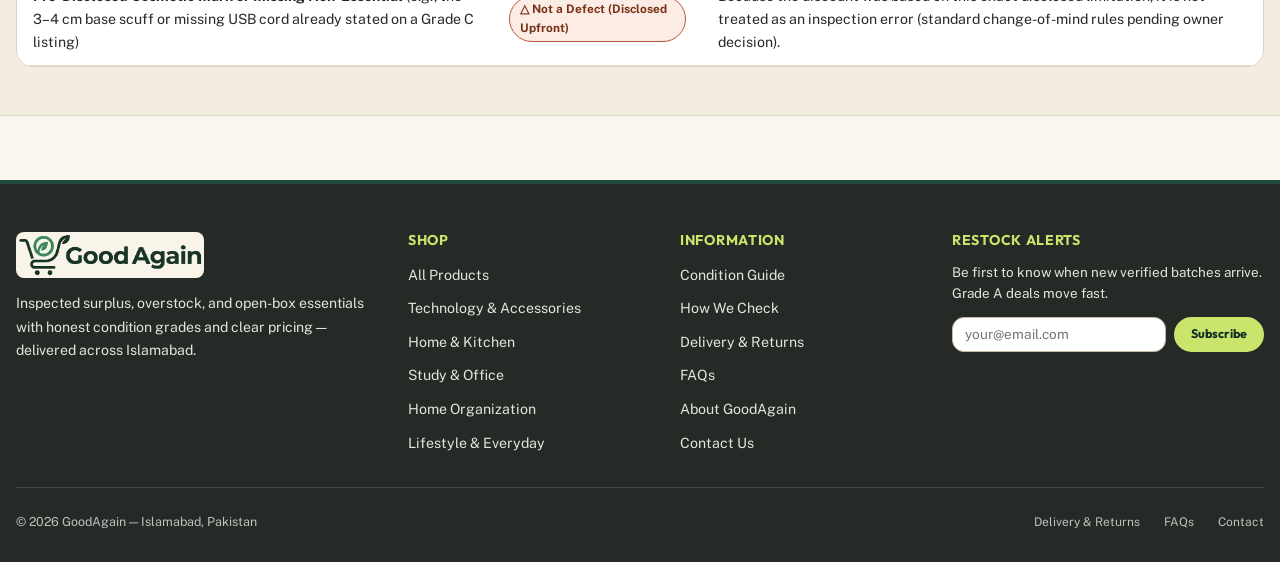
<file: shipping-returns.html>
<!DOCTYPE html>
<html lang="en">
<head>
  <meta charset="UTF-8">
  <meta name="viewport" content="width=device-width, initial-scale=1.0">
  <title>Islamabad Delivery & Returns Policy (Draft) | GoodAgain</title>
  <meta name="description" content="Review GoodAgain's draft delivery coverage, parcel inspection checklist, and return eligibility scenarios for Islamabad.">
  <!-- WordPress conversion: enqueue stylesheets via wp_enqueue_style() in functions.php -->
  <link rel="stylesheet" href="css/tokens.css">
  <link rel="stylesheet" href="css/base.css">
  <link rel="stylesheet" href="css/components.css">
  <link rel="stylesheet" href="css/pages.css">
  <link rel="stylesheet" href="css/responsive.css">
</head>
<body>
  <a href="#main-content" class="ga-skip-link">Skip to main content</a>

  <!-- WordPress conversion: replace with header.php (get_header()) -->
  <header id="ga-site-header" class="ga-header">
    <div class="ga-announcement" role="region" aria-label="Store announcement">
      <div class="ga-container ga-announcement__inner">
        <div>
          <span class="ga-announcement__badge">GoodAgain</span>
          <span>Verified surplus, open-box and everyday essentials - honest prices in Islamabad.</span>
        </div>
        <ul class="ga-announcement__links">
          <li><a href="shop.html">Shop now</a></li>
          <li><a href="condition-guide.html">Condition guide</a></li>
          <li><a href="contact.html">Support</a></li>
        </ul>
      </div>
    </div>
    <div class="ga-container ga-header__main">
      <a href="index.html" class="ga-brand" aria-label="GoodAgain Home - Verified surplus. Honest value.">
        <img src="assets/images/brand/goodagain-logo-transparent.webp" alt="GoodAgain logo" class="ga-brand__logo" width="180" height="44">
        <span class="ga-brand__tagline">Verified surplus. Honest value.</span>
      </a>
      <div class="ga-header-search" role="search">
        <form class="ga-header-search__form" id="ga-header-search-form" action="shop.html" method="get">
          <label for="ga-global-search-input" class="sr-only">Search GoodAgain products</label>
          <input type="search" id="ga-global-search-input" name="q" class="ga-header-search__input" placeholder="Search home, office, kitchen &amp; tech" autocomplete="off">
          <button type="submit" class="ga-header-search__btn">Search</button>
        </form>
        <div id="ga-search-suggestions" class="ga-search-suggestions" hidden aria-live="polite"></div>
      </div>
      <div class="ga-header__actions">
        <a href="wishlist.html" class="ga-action-pill" aria-label="Saved Wishlist items">
          <span class="ga-action-pill__label">Saved</span>
          <span class="ga-badge-count" data-ga-wishlist-count>0</span>
        </a>
        <a href="cart.html" class="ga-action-pill ga-action-pill--cart" aria-label="Shopping Cart">
          <span class="ga-action-pill__label">Cart</span>
          <span class="ga-badge-count" data-ga-cart-count>0</span>
        </a>
        <a href="my-account.html" class="ga-action-pill" aria-label="Customer Account">
          <span class="ga-action-pill__label">Account</span>
        </a>
        <button type="button" class="ga-menu-toggle" id="ga-mobile-menu-btn" aria-expanded="false" aria-controls="ga-primary-nav">
          Menu
        </button>
      </div>
    </div>
    <nav class="ga-nav-bar" id="ga-primary-nav" aria-label="Primary navigation">
      <div class="ga-container ga-nav-bar__inner">
        <ul class="ga-nav-list">
          <li><a href="index.html" class="ga-nav-link">Home</a></li>
          <li><a href="shop.html" class="ga-nav-link">Shop</a></li>
          <li><a href="shop.html" class="ga-nav-link">Best Sellers</a></li>
          <li><a href="how-we-check.html" class="ga-nav-link">How it Works</a></li>
          <li><a href="condition-guide.html" class="ga-nav-link ga-nav-link--highlight">Condition Guide</a></li>
          <li><a href="about.html" class="ga-nav-link">About</a></li>
          <li><a href="contact.html" class="ga-nav-link">Contact</a></li>
        </ul>
      </div>
    </nav>
  </header>

  <main id="main-content">

    <!-- WordPress conversion: maps to page-shipping-returns.php or page.php -->
    <section class="ga-page-hero">
      <div class="ga-container">
        <nav class="ga-breadcrumbs" aria-label="Breadcrumb">
          <ol><li><a href="index.html">Home</a></li><li aria-current="page">Shipping &amp; Returns (Draft Policy)</li></ol>
        </nav>
        <span class="ga-demo-pill" style="background:var(--ga-olive-soft);color:var(--ga-forest-deep);border-style:solid;margin-bottom:8px;">Editable Policy Template • Pending Final Owner Approval</span>
        <h1>Islamabad Delivery &amp; Returns Policy</h1>
        <p style="max-width:780px;margin:0;">
          Transparent surplus shopping requires knowing both how your parcel will arrive in Islamabad and what happens if an item does not match its documented condition grade.
        </p>
      </div>
    </section>

    <section class="ga-section">
      <div class="ga-container">
        <div class="ga-status-banner ga-status-banner--warning" style="margin-bottom:2rem;">
          <strong>Important Pre-Launch Notice:</strong> While GoodAgain’s business plan establishes Islamabad as the initial launch market and commits to documented returns, specific delivery charges, sector cut-off times, and return day counts below are <strong>editable draft values</strong> recorded in <code>CONTENT-TODO.md</code> for owner confirmation before launch.
        </div>

        <div class="ga-hero__grid">
          <div style="background:var(--ga-white);border:1px solid var(--ga-border);border-radius:var(--ga-radius-lg);padding:1.75rem;">
            <h2>1. Delivery Coverage &amp; Sample Rates</h2>
            <ul style="line-height:1.75;color:var(--ga-slate);">
              <li><strong>Initial Launch Geography:</strong> Controlled local delivery across Islamabad Capital Territory (sectors, university hostels, and residential areas to be finalized in WooCommerce shipping zones).</li>
              <li><strong>Prototype Sample Delivery Calculation:</strong> The demo cart uses a sample flat rate of <strong>Rs. 250</strong> for standard Islamabad delivery and <strong>Rs. 0 (Free Demo Delivery)</strong> on sample orders of <strong>Rs. 5,000 or above</strong>.</li>
              <li><strong>Coordinated Campus / Hub Drop-Off (Draft Concept):</strong> The prototype also demonstrates a Rs. 0 campus/hub drop-off option for university student batches, subject to operational approval.</li>
              <li><strong>Dispatch Target:</strong> The business plan sets an operational SMART target of dispatching at least 90% of verified local orders on time.</li>
            </ul>
          </div>

          <div style="background:var(--ga-white);border:1px solid var(--ga-border);border-radius:var(--ga-radius-lg);padding:1.75rem;">
            <h2>2. Inspecting Your Parcel Upon Arrival</h2>
            <p style="font-size:0.92rem;">
              Every GoodAgain order record stores the specific SKU, Condition Grade (A, B, or C), and disclosed accessory list selected at checkout. When your parcel arrives:
            </p>
            <ol style="line-height:1.75;color:var(--ga-slate);">
              <li>Check that the outer shipping seal is intact before opening.</li>
              <li>Compare the delivered item and included accessories against the <strong>Condition Panel</strong> summary on your order confirmation.</li>
              <li>Test the item within the approved post-delivery inspection window and keep the original packaging and SKU tag until you are satisfied.</li>
            </ol>
          </div>
        </div>
      </div>
    </section>

    <section class="ga-section ga-section--oatmeal">
      <div class="ga-container">
        <h2>3. Return Eligibility Matrix (Draft Policy for Approval)</h2>
        <p style="max-width:760px;margin-bottom:1.5rem;">
          Because surplus and open-box items may have pre-disclosed cosmetic marks or missing non-essential accessories, return eligibility distinguishes between <strong>undisclosed discrepancies</strong> and <strong>already-disclosed grade characteristics</strong>:
        </p>
        <div class="ga-table-wrap">
          <table class="ga-table">
            <thead>
              <tr>
                <th>Scenario</th>
                <th>Eligible for Return / Refund? (Draft)</th>
                <th>Planned Resolution Procedure</th>
              </tr>
            </thead>
            <tbody>
              <tr>
                <td><strong>Undisclosed Functional Fault</strong> (e.g., a keyboard key or USB hub port that was marked checked fails on arrival)</td>
                <td><span class="ga-grade-badge ga-grade-badge--A">✓ Eligible (Full Return + Delivery Covered)</span></td>
                <td>Report via Contact/WhatsApp within the draft return window; GoodAgain arranges pickup/return and full refund or replacement.</td>
              </tr>
              <tr>
                <td><strong>Missing Disclosed Accessory</strong> (e.g., an item listed as “Included” in the Condition Panel is missing from the box)</td>
                <td><span class="ga-grade-badge ga-grade-badge--A">✓ Eligible (Part Dispatch or Full Return)</span></td>
                <td>We either dispatch the missing component promptly or process a full return at no cost to the customer.</td>
              </tr>
              <tr>
                <td><strong>Condition Differs from Grade Disclosure</strong> (e.g., a Grade A item arrives with heavy undisclosed scratches)</td>
                <td><span class="ga-grade-badge ga-grade-badge--A">✓ Eligible (Return or Partial Price Adjustment)</span></td>
                <td>Customer may choose a full return or an agreed partial refund re-grading the item.</td>
              </tr>
              <tr>
                <td><strong>Pre-Disclosed Cosmetic Mark or Missing Non-Essential</strong> (e.g., the 3–4 cm base scuff or missing USB cord already stated on a Grade C listing)</td>
                <td><span class="ga-grade-badge ga-grade-badge--C">△ Not a Defect (Disclosed Upfront)</span></td>
                <td>Because the discount was based on this exact disclosed limitation, it is not treated as an inspection error (standard change-of-mind rules pending owner decision).</td>
              </tr>
            </tbody>
          </table>
        </div>
      </div>
    </section>

  </main>

  <!-- WordPress conversion: replace with footer.php (get_footer()) -->
  <footer id="ga-site-footer" class="ga-footer"></footer>

  <!-- WordPress conversion: enqueue scripts via wp_enqueue_script() in functions.php -->
  <script src="data/products.js"></script>
  <script src="js/partials.js"></script>
  <script src="js/cart.js"></script>
  <script src="js/wishlist.js"></script>
  <script src="js/products.js"></script>
  <script src="js/search.js"></script>
  <script src="js/filters.js"></script>
  <script src="js/gallery.js"></script>
  <script src="js/main.js"></script>
</body>
</html>
</file>
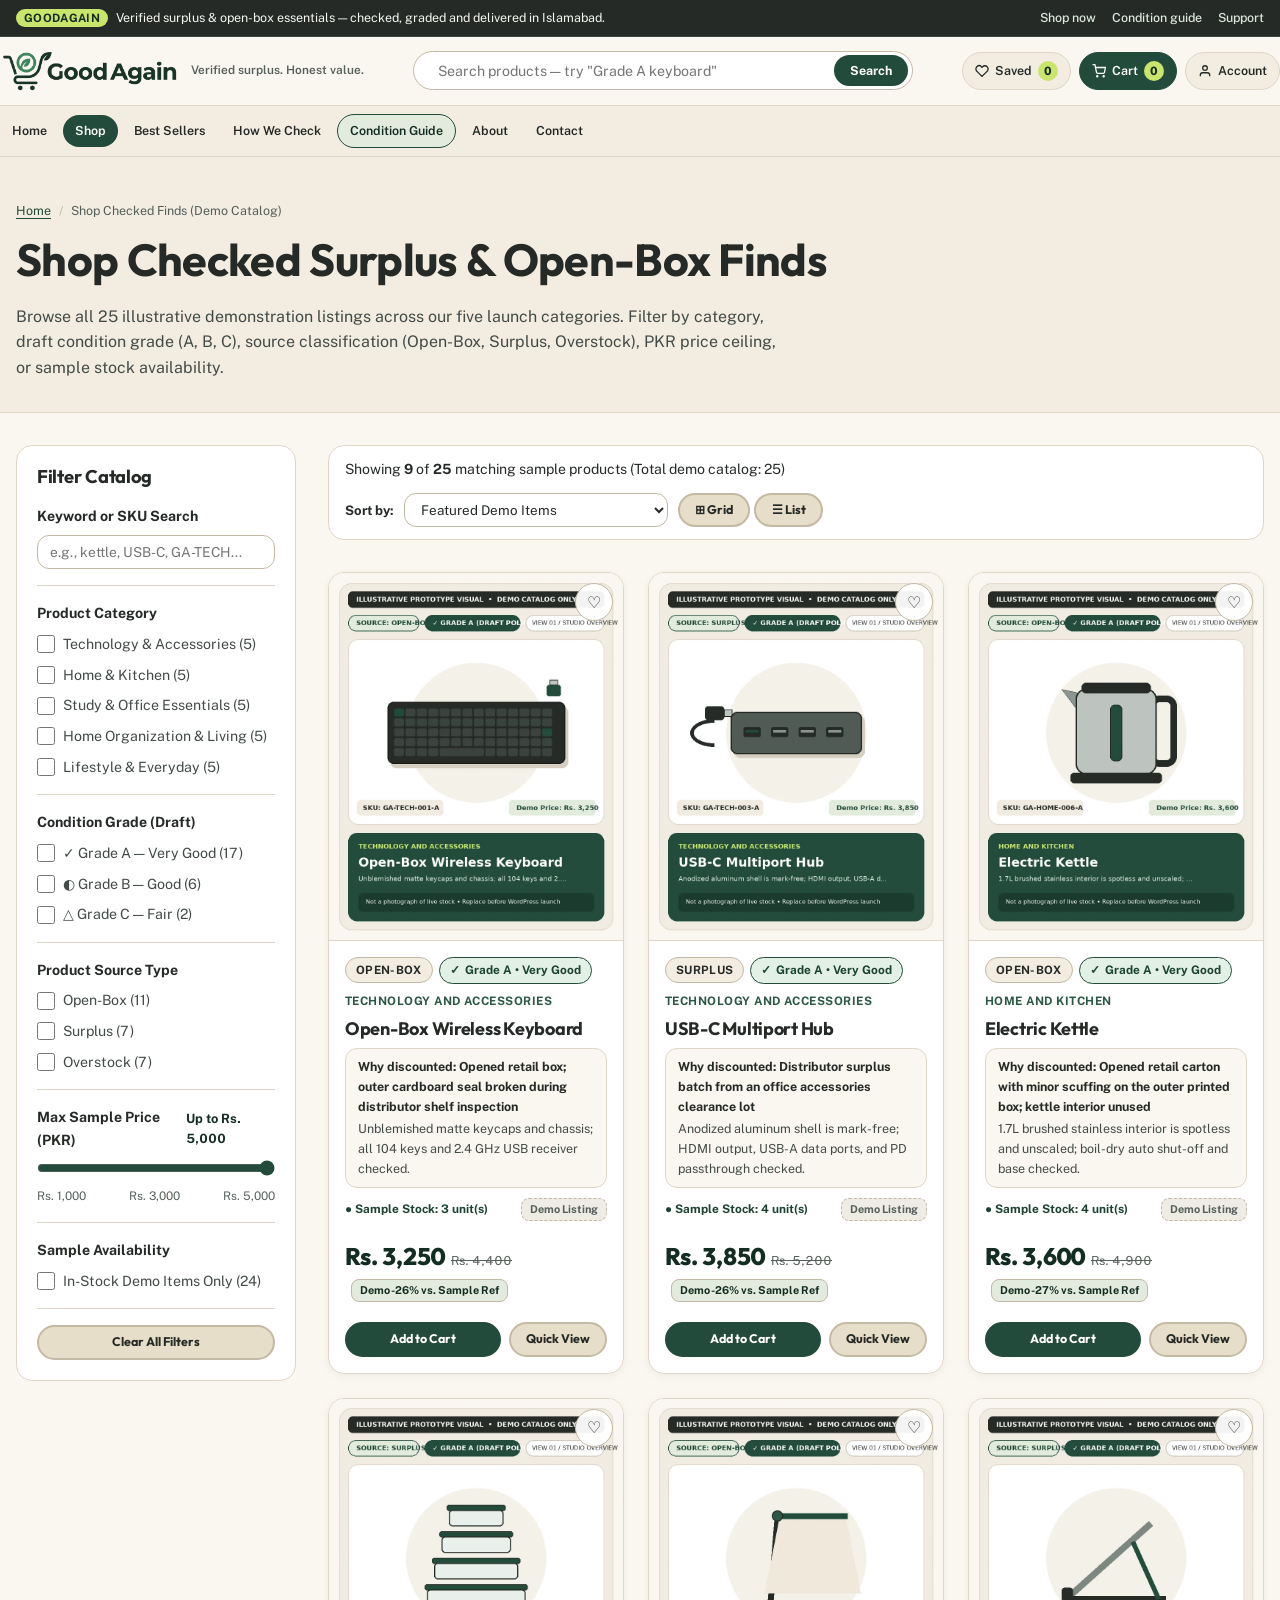
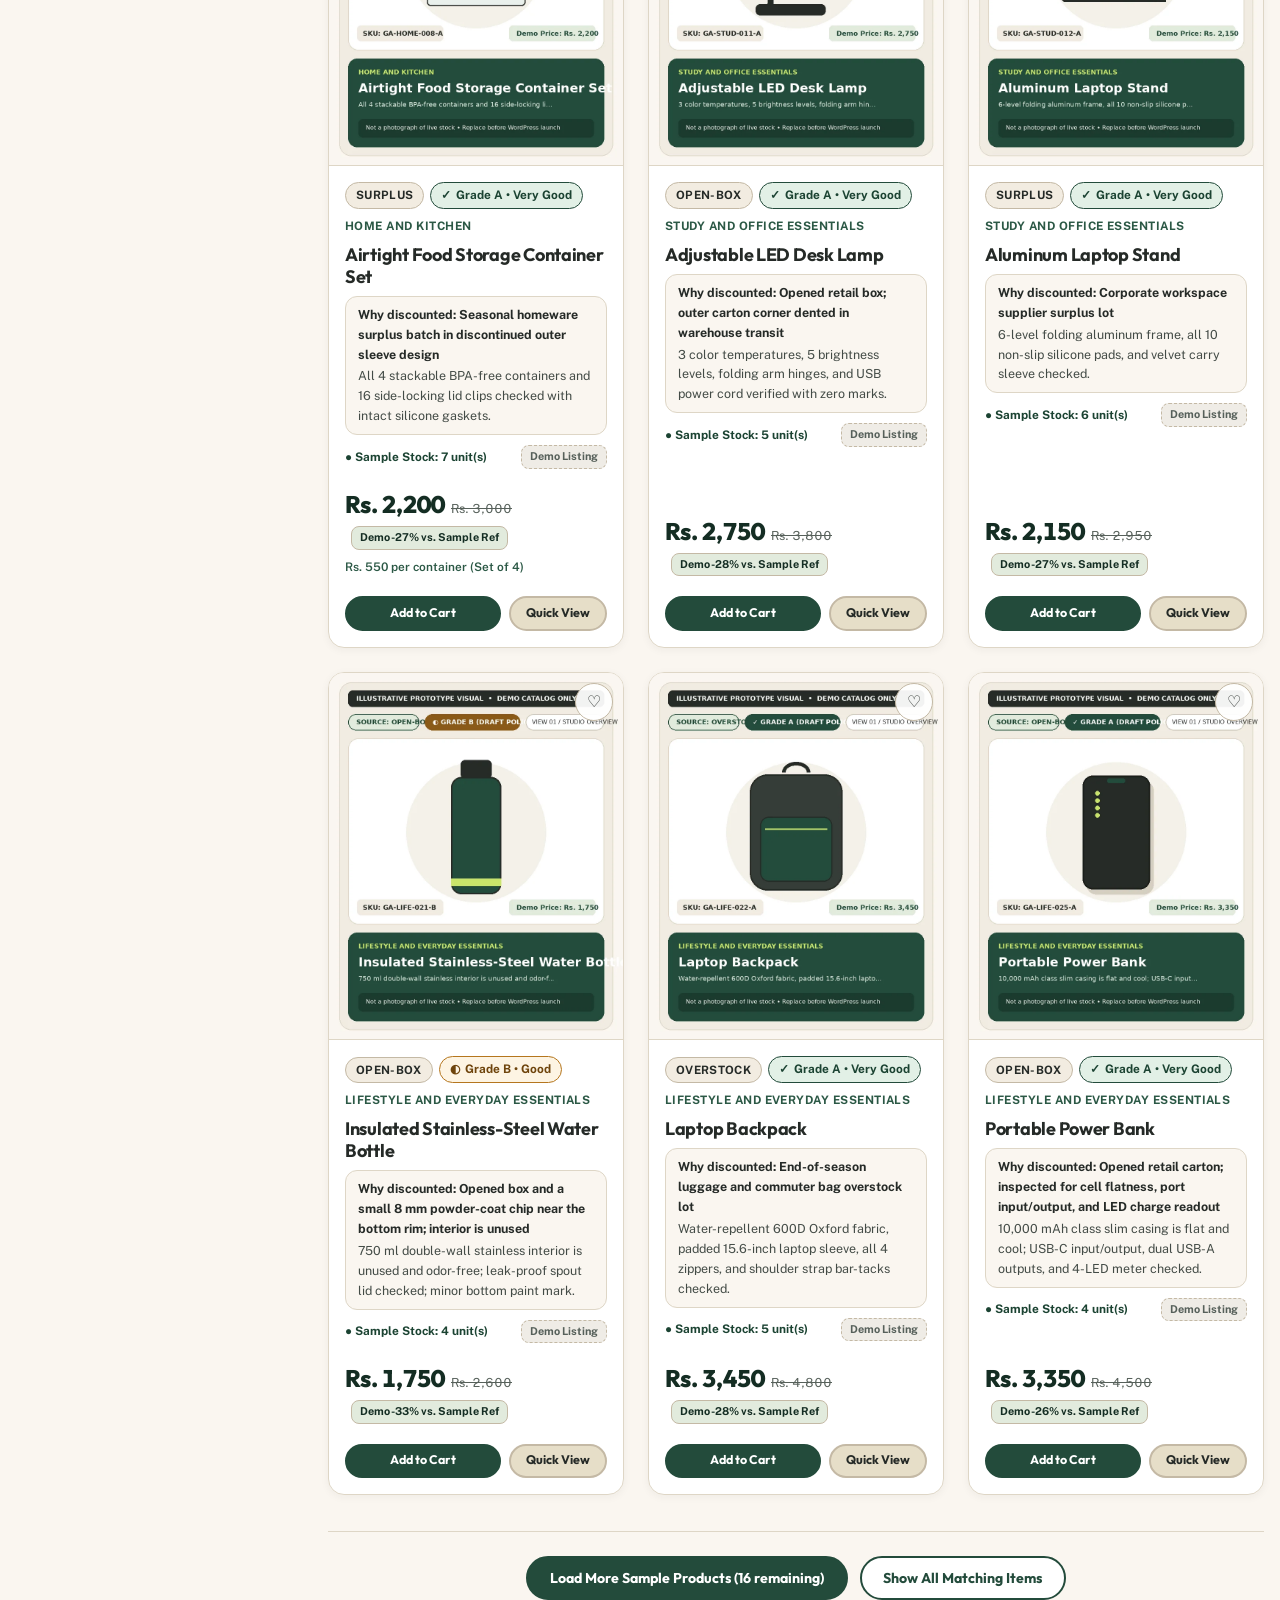
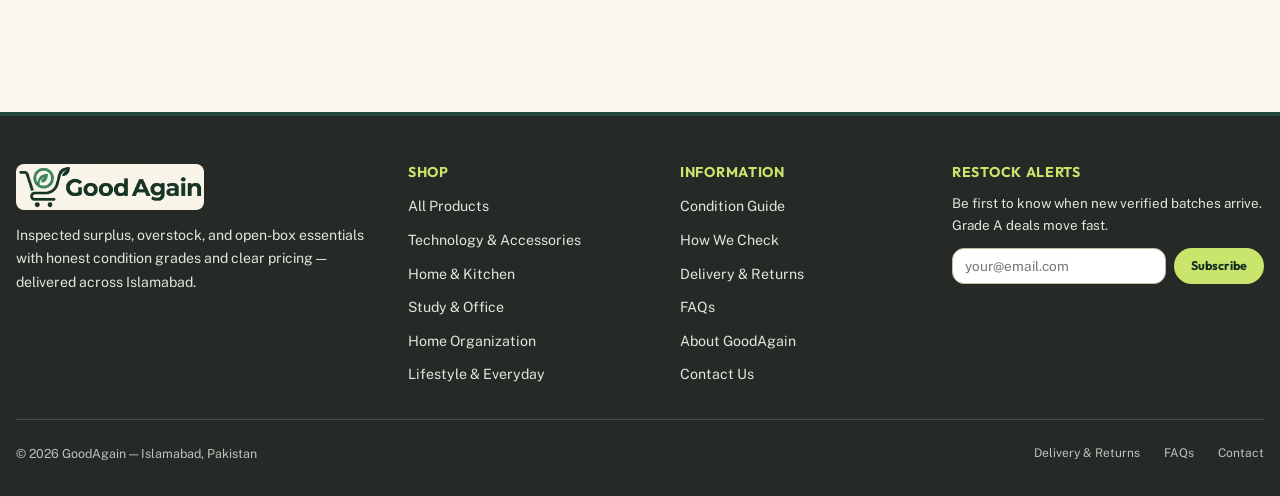
<file: shop.html>
<!DOCTYPE html>
<html lang="en">
<head>
  <meta charset="UTF-8">
  <meta name="viewport" content="width=device-width, initial-scale=1.0">
  <title>Shop 25 Checked Surplus & Open-Box Finds | GoodAgain Prototype</title>
  <meta name="description" content="Filter GoodAgain's 25 demonstration surplus, overstock, and open-box products by category, draft condition grade (A, B, C), source type, and PKR price.">
  <!-- WordPress conversion: enqueue stylesheets via wp_enqueue_style() in functions.php -->
  <link rel="stylesheet" href="css/tokens.css">
  <link rel="stylesheet" href="css/base.css">
  <link rel="stylesheet" href="css/components.css">
  <link rel="stylesheet" href="css/pages.css">
  <link rel="stylesheet" href="css/responsive.css">
</head>
<body>
  <a href="#main-content" class="ga-skip-link">Skip to main content</a>

  <!-- WordPress conversion: replace with header.php (get_header()) -->
  <header id="ga-site-header" class="ga-header">
    <div class="ga-announcement" role="region" aria-label="Store announcement">
      <div class="ga-container ga-announcement__inner">
        <div>
          <span class="ga-announcement__badge">GoodAgain</span>
          <span>Verified surplus, open-box and everyday essentials - honest prices in Islamabad.</span>
        </div>
        <ul class="ga-announcement__links">
          <li><a href="shop.html">Shop now</a></li>
          <li><a href="condition-guide.html">Condition guide</a></li>
          <li><a href="contact.html">Support</a></li>
        </ul>
      </div>
    </div>
    <div class="ga-container ga-header__main">
      <a href="index.html" class="ga-brand" aria-label="GoodAgain Home - Verified surplus. Honest value.">
        <img src="assets/images/brand/goodagain-logo-transparent.webp" alt="GoodAgain logo" class="ga-brand__logo" width="180" height="44">
        <span class="ga-brand__tagline">Verified surplus. Honest value.</span>
      </a>
      <div class="ga-header-search" role="search">
        <form class="ga-header-search__form" id="ga-header-search-form" action="shop.html" method="get">
          <label for="ga-global-search-input" class="sr-only">Search GoodAgain products</label>
          <input type="search" id="ga-global-search-input" name="q" class="ga-header-search__input" placeholder="Search home, office, kitchen &amp; tech" autocomplete="off">
          <button type="submit" class="ga-header-search__btn">Search</button>
        </form>
        <div id="ga-search-suggestions" class="ga-search-suggestions" hidden aria-live="polite"></div>
      </div>
      <div class="ga-header__actions">
        <a href="wishlist.html" class="ga-action-pill" aria-label="Saved Wishlist items">
          <span class="ga-action-pill__label">Saved</span>
          <span class="ga-badge-count" data-ga-wishlist-count>0</span>
        </a>
        <a href="cart.html" class="ga-action-pill ga-action-pill--cart" aria-label="Shopping Cart">
          <span class="ga-action-pill__label">Cart</span>
          <span class="ga-badge-count" data-ga-cart-count>0</span>
        </a>
        <a href="my-account.html" class="ga-action-pill" aria-label="Customer Account">
          <span class="ga-action-pill__label">Account</span>
        </a>
        <button type="button" class="ga-menu-toggle" id="ga-mobile-menu-btn" aria-expanded="false" aria-controls="ga-primary-nav">
          Menu
        </button>
      </div>
    </div>
    <nav class="ga-nav-bar" id="ga-primary-nav" aria-label="Primary navigation">
      <div class="ga-container ga-nav-bar__inner">
        <ul class="ga-nav-list">
          <li><a href="index.html" class="ga-nav-link">Home</a></li>
          <li><a href="shop.html" class="ga-nav-link">Shop</a></li>
          <li><a href="shop.html" class="ga-nav-link">Best Sellers</a></li>
          <li><a href="how-we-check.html" class="ga-nav-link">How it Works</a></li>
          <li><a href="condition-guide.html" class="ga-nav-link ga-nav-link--highlight">Condition Guide</a></li>
          <li><a href="about.html" class="ga-nav-link">About</a></li>
          <li><a href="contact.html" class="ga-nav-link">Contact</a></li>
        </ul>
      </div>
    </nav>
  </header>

  <main id="main-content">

    <!-- WordPress conversion: maps to archive-product.php -->
    <section class="ga-page-hero">
      <div class="ga-container">
        <nav class="ga-breadcrumbs" aria-label="Breadcrumb">
          <ol><li><a href="index.html">Home</a></li><li aria-current="page">Shop Checked Finds (Demo Catalog)</li></ol>
        </nav>
        <h1>Shop Checked Surplus &amp; Open-Box Finds</h1>
        <p style="max-width:760px;margin:0;">
          Browse all 25 illustrative demonstration listings across our five launch categories. Filter by category, draft condition grade (A, B, C), source classification (Open-Box, Surplus, Overstock), PKR price ceiling, or sample stock availability.
        </p>
      </div>
    </section>

    <section class="ga-section" style="padding-top:2rem;">
      <div class="ga-container">
        <div class="ga-shop-layout">
          <!-- Sidebar / Mobile Drawer Filters (Baymard #479 Checkbox Filters) -->
          <aside class="ga-filter-panel" id="ga-shop-filter-panel" aria-label="Product catalog filters">
            <div style="display:flex;justify-content:space-between;align-items:center;margin-bottom:1rem;">
              <h2 style="font-size:1.15rem;margin:0;">Filter Catalog</h2>
              <button type="button" class="ga-btn ga-btn--warm ga-btn--sm ga-filter-panel__close" id="ga-close-filter-drawer">✕ Done</button>
            </div>

            <div class="ga-filter-group">
              <label for="ga-shop-search-input" class="ga-filter-group__title" style="display:block;">Keyword or SKU Search</label>
              <input type="search" id="ga-shop-search-input" class="ga-input" placeholder="e.g., kettle, USB-C, GA-TECH..." style="padding:0.5rem 0.75rem;font-size:0.86rem;">
            </div>

            <div class="ga-filter-group">
              <div class="ga-filter-group__title">Product Category</div>
              <ul class="ga-checkbox-list">
                <li><label class="ga-checkbox-label"><input type="checkbox" name="ga_filter_category" value="technology-accessories"> Technology &amp; Accessories (5)</label></li>
                <li><label class="ga-checkbox-label"><input type="checkbox" name="ga_filter_category" value="home-kitchen"> Home &amp; Kitchen (5)</label></li>
                <li><label class="ga-checkbox-label"><input type="checkbox" name="ga_filter_category" value="study-office"> Study &amp; Office Essentials (5)</label></li>
                <li><label class="ga-checkbox-label"><input type="checkbox" name="ga_filter_category" value="home-organization"> Home Organization &amp; Living (5)</label></li>
                <li><label class="ga-checkbox-label"><input type="checkbox" name="ga_filter_category" value="lifestyle-everyday"> Lifestyle &amp; Everyday (5)</label></li>
              </ul>
            </div>

            <div class="ga-filter-group">
              <div class="ga-filter-group__title">Condition Grade (Draft)</div>
              <ul class="ga-checkbox-list">
                <li><label class="ga-checkbox-label"><input type="checkbox" name="ga_filter_grade" value="A"> ✓ Grade A — Very Good (17)</label></li>
                <li><label class="ga-checkbox-label"><input type="checkbox" name="ga_filter_grade" value="B"> ◐ Grade B — Good (6)</label></li>
                <li><label class="ga-checkbox-label"><input type="checkbox" name="ga_filter_grade" value="C"> △ Grade C — Fair (2)</label></li>
              </ul>
            </div>

            <div class="ga-filter-group">
              <div class="ga-filter-group__title">Product Source Type</div>
              <ul class="ga-checkbox-list">
                <li><label class="ga-checkbox-label"><input type="checkbox" name="ga_filter_source" value="Open-Box"> Open-Box (11)</label></li>
                <li><label class="ga-checkbox-label"><input type="checkbox" name="ga_filter_source" value="Surplus"> Surplus (7)</label></li>
                <li><label class="ga-checkbox-label"><input type="checkbox" name="ga_filter_source" value="Overstock"> Overstock (7)</label></li>
              </ul>
            </div>

            <div class="ga-filter-group">
              <div style="display:flex;justify-content:space-between;align-items:center;margin-bottom:6px;">
                <label for="ga-filter-max-price" class="ga-filter-group__title" style="margin:0;">Max Sample Price (PKR)</label>
                <span id="ga-filter-price-output" class="ga-price-num" style="font-size:0.8rem;font-weight:700;color:var(--ga-forest-deep);">Up to Rs. 5,000</span>
              </div>
              <input type="range" id="ga-filter-max-price" min="1000" max="5000" step="100" value="5000" style="width:100%;accent-color:var(--ga-forest);">
              <div style="display:flex;justify-content:space-between;font-size:0.74rem;color:var(--ga-muted-ink);margin-top:4px;">
                <span>Rs. 1,000</span>
                <span>Rs. 3,000</span>
                <span>Rs. 5,000</span>
              </div>
            </div>

            <div class="ga-filter-group">
              <div class="ga-filter-group__title">Sample Availability</div>
              <label class="ga-checkbox-label">
                <input type="checkbox" id="ga-filter-instock"> In-Stock Demo Items Only (24)
              </label>
            </div>

            <button type="button" class="ga-btn ga-btn--warm ga-btn--sm ga-btn--full" data-ga-reset-filters>Clear All Filters</button>
          </aside>

          <!-- Main Catalog Area -->
          <div>
            <div class="ga-shop-toolbar">
              <div style="display:flex;align-items:center;gap:10px;flex-wrap:wrap;">
                <button type="button" class="ga-btn ga-btn--secondary ga-btn--sm ga-mobile-filter-btn" id="ga-open-filter-drawer">⚙ Filters</button>
                <div id="ga-shop-result-count" style="font-size:0.88rem;color:var(--ga-charcoal);" aria-live="polite">
                  Showing <strong>9</strong> of <strong>25</strong> matching sample products
                </div>
              </div>

              <div style="display:flex;align-items:center;gap:10px;flex-wrap:wrap;">
                <label for="ga-shop-sort-select" style="font-size:0.82rem;font-weight:700;">Sort by:</label>
                <select id="ga-shop-sort-select" class="ga-select" style="width:auto;padding:0.42rem 0.75rem;font-size:0.84rem;">
                  <option value="featured">Featured Demo Items</option>
                  <option value="price-asc">Price: Low to High (PKR)</option>
                  <option value="price-desc">Price: High to Low (PKR)</option>
                  <option value="grade-asc">Condition Grade: A to C</option>
                  <option value="name-asc">Product Name: A to Z</option>
                  <option value="sample-sequence">Sample Batch Order (ID #25 to #01)</option>
                </select>

                <div role="group" aria-label="Catalog view layout" style="display:inline-flex;gap:4px;">
                  <button type="button" class="ga-btn ga-btn--warm ga-btn--sm" data-ga-view-mode="grid" aria-pressed="true" title="Grid View">⊞ Grid</button>
                  <button type="button" class="ga-btn ga-btn--warm ga-btn--sm" data-ga-view-mode="list" aria-pressed="false" title="Detailed List View">☰ List</button>
                </div>
              </div>
            </div>

            <!-- Active Filter Indicators -->
            <div id="ga-active-filter-chips" class="ga-active-filters" hidden aria-live="polite"></div>

            <!-- WooCommerce conversion: render products from the WooCommerce product loop -->
            <div id="ga-shop-product-grid" class="ga-product-grid"></div>

            <!-- Working Load More Control (Baymard Guideline #501) -->
            <div id="ga-shop-load-more-wrap" style="text-align:center;margin-top:2.25rem;padding-top:1.5rem;border-top:1px solid var(--ga-border);">
              <div style="display:flex;justify-content:center;gap:12px;flex-wrap:wrap;">
                <button type="button" class="ga-btn ga-btn--primary" id="ga-load-more-btn">Load More Sample Products</button>
                <button type="button" class="ga-btn ga-btn--secondary" id="ga-show-all-25-btn">Show All Matching Items</button>
              </div>
            </div>
          </div>
        </div>
      </div>
    </section>

  </main>

  <!-- WordPress conversion: replace with footer.php (get_footer()) -->
  <footer id="ga-site-footer" class="ga-footer"></footer>

  <!-- WordPress conversion: enqueue scripts via wp_enqueue_script() in functions.php -->
  <script src="data/products.js"></script>
  <script src="js/partials.js"></script>
  <script src="js/cart.js"></script>
  <script src="js/wishlist.js"></script>
  <script src="js/products.js"></script>
  <script src="js/search.js"></script>
  <script src="js/filters.js"></script>
  <script src="js/gallery.js"></script>
  <script src="js/main.js"></script>
</body>
</html>
</file>
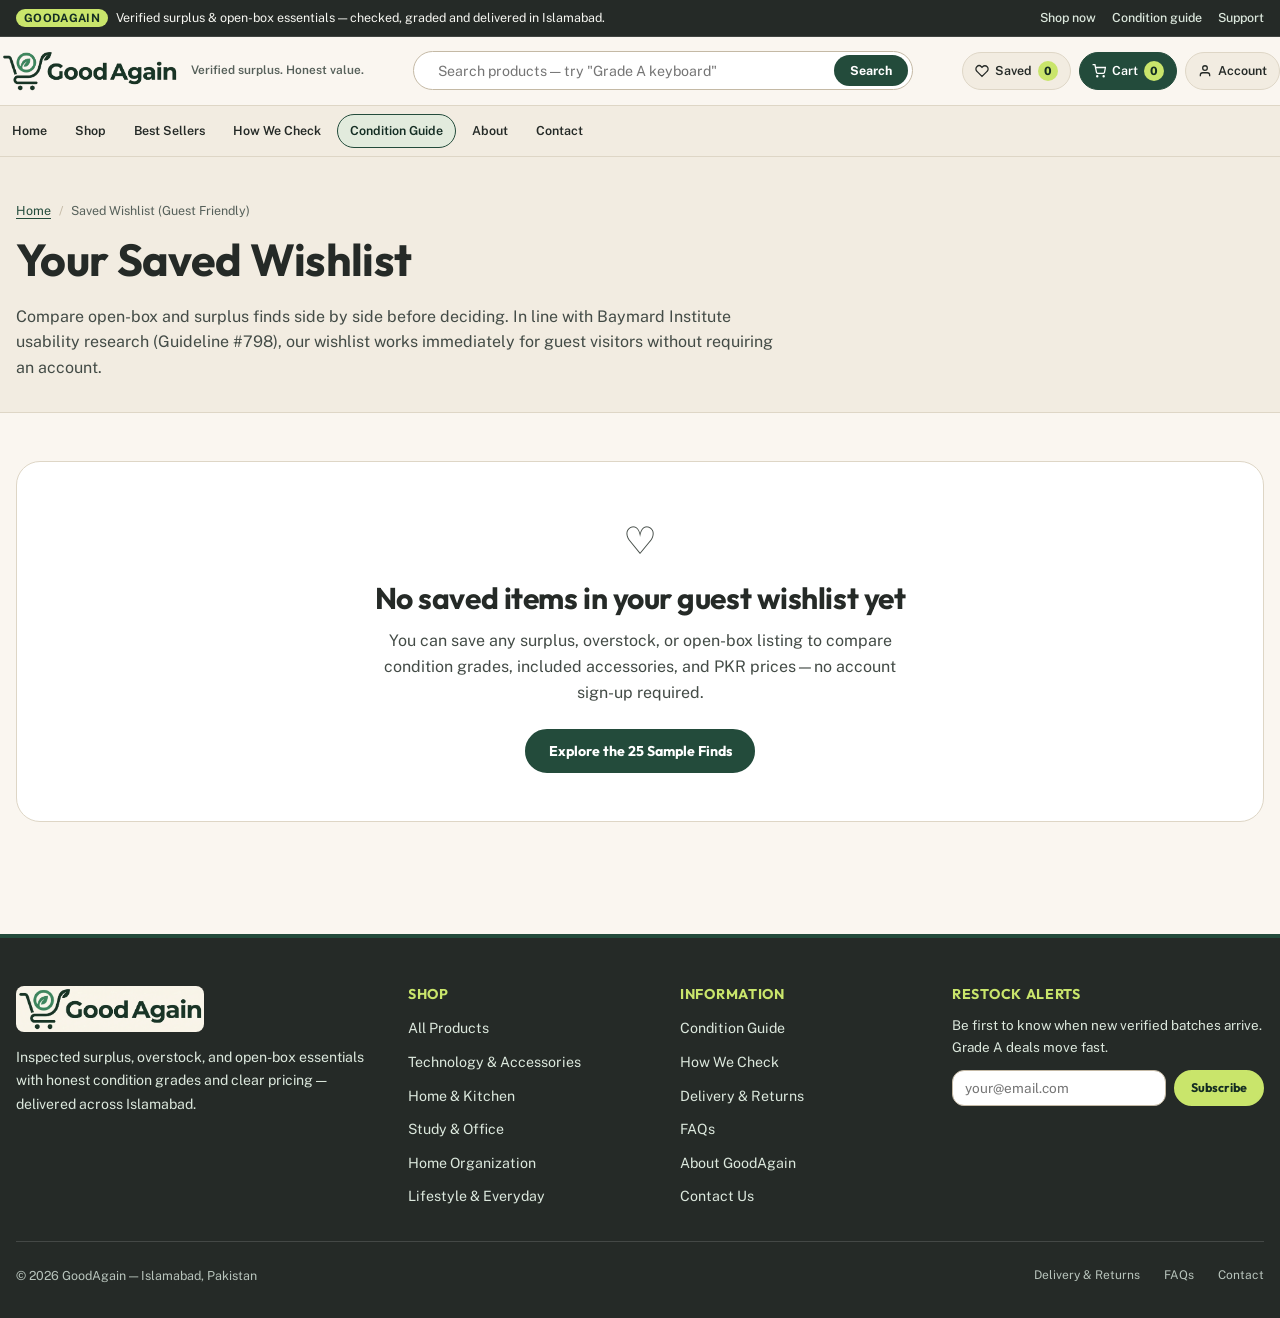
<file: wishlist.html>
<!DOCTYPE html>
<html lang="en">
<head>
  <meta charset="UTF-8">
  <meta name="viewport" content="width=device-width, initial-scale=1.0">
  <title>Saved Wishlist (Guest Friendly) | GoodAgain Prototype</title>
  <meta name="description" content="Save and compare surplus and open-box products in your browser without creating an account, and move items directly to the demo cart.">
  <!-- WordPress conversion: enqueue stylesheets via wp_enqueue_style() in functions.php -->
  <link rel="stylesheet" href="css/tokens.css">
  <link rel="stylesheet" href="css/base.css">
  <link rel="stylesheet" href="css/components.css">
  <link rel="stylesheet" href="css/pages.css">
  <link rel="stylesheet" href="css/responsive.css">
</head>
<body>
  <a href="#main-content" class="ga-skip-link">Skip to main content</a>

  <!-- WordPress conversion: replace with header.php (get_header()) -->
  <header id="ga-site-header" class="ga-header">
    <div class="ga-announcement" role="region" aria-label="Store announcement">
      <div class="ga-container ga-announcement__inner">
        <div>
          <span class="ga-announcement__badge">GoodAgain</span>
          <span>Verified surplus, open-box and everyday essentials - honest prices in Islamabad.</span>
        </div>
        <ul class="ga-announcement__links">
          <li><a href="shop.html">Shop now</a></li>
          <li><a href="condition-guide.html">Condition guide</a></li>
          <li><a href="contact.html">Support</a></li>
        </ul>
      </div>
    </div>
    <div class="ga-container ga-header__main">
      <a href="index.html" class="ga-brand" aria-label="GoodAgain Home - Verified surplus. Honest value.">
        <img src="assets/images/brand/goodagain-logo-transparent.webp" alt="GoodAgain logo" class="ga-brand__logo" width="180" height="44">
        <span class="ga-brand__tagline">Verified surplus. Honest value.</span>
      </a>
      <div class="ga-header-search" role="search">
        <form class="ga-header-search__form" id="ga-header-search-form" action="shop.html" method="get">
          <label for="ga-global-search-input" class="sr-only">Search GoodAgain products</label>
          <input type="search" id="ga-global-search-input" name="q" class="ga-header-search__input" placeholder="Search home, office, kitchen &amp; tech" autocomplete="off">
          <button type="submit" class="ga-header-search__btn">Search</button>
        </form>
        <div id="ga-search-suggestions" class="ga-search-suggestions" hidden aria-live="polite"></div>
      </div>
      <div class="ga-header__actions">
        <a href="wishlist.html" class="ga-action-pill" aria-label="Saved Wishlist items">
          <span class="ga-action-pill__label">Saved</span>
          <span class="ga-badge-count" data-ga-wishlist-count>0</span>
        </a>
        <a href="cart.html" class="ga-action-pill ga-action-pill--cart" aria-label="Shopping Cart">
          <span class="ga-action-pill__label">Cart</span>
          <span class="ga-badge-count" data-ga-cart-count>0</span>
        </a>
        <a href="my-account.html" class="ga-action-pill" aria-label="Customer Account">
          <span class="ga-action-pill__label">Account</span>
        </a>
        <button type="button" class="ga-menu-toggle" id="ga-mobile-menu-btn" aria-expanded="false" aria-controls="ga-primary-nav">
          Menu
        </button>
      </div>
    </div>
    <nav class="ga-nav-bar" id="ga-primary-nav" aria-label="Primary navigation">
      <div class="ga-container ga-nav-bar__inner">
        <ul class="ga-nav-list">
          <li><a href="index.html" class="ga-nav-link">Home</a></li>
          <li><a href="shop.html" class="ga-nav-link">Shop</a></li>
          <li><a href="shop.html" class="ga-nav-link">Best Sellers</a></li>
          <li><a href="how-we-check.html" class="ga-nav-link">How it Works</a></li>
          <li><a href="condition-guide.html" class="ga-nav-link ga-nav-link--highlight">Condition Guide</a></li>
          <li><a href="about.html" class="ga-nav-link">About</a></li>
          <li><a href="contact.html" class="ga-nav-link">Contact</a></li>
        </ul>
      </div>
    </nav>
  </header>

  <main id="main-content">

    <!-- WordPress conversion: maps to custom Wishlist page template or YITH/WooCommerce wishlist endpoint -->
    <section class="ga-page-hero">
      <div class="ga-container">
        <nav class="ga-breadcrumbs" aria-label="Breadcrumb">
          <ol><li><a href="index.html">Home</a></li><li aria-current="page">Saved Wishlist (Guest Friendly)</li></ol>
        </nav>
        <h1>Your Saved Wishlist</h1>
        <p style="max-width:760px;margin:0;">
          Compare open-box and surplus finds side by side before deciding. In line with Baymard Institute usability research (Guideline #798), our wishlist works immediately for guest visitors without requiring an account.
        </p>
      </div>
    </section>

    <section class="ga-section">
      <div class="ga-container" id="ga-wishlist-page-container">
        <p>Loading your saved wishlist items...</p>
      </div>
    </section>

  </main>

  <!-- WordPress conversion: replace with footer.php (get_footer()) -->
  <footer id="ga-site-footer" class="ga-footer"></footer>

  <!-- WordPress conversion: enqueue scripts via wp_enqueue_script() in functions.php -->
  <script src="data/products.js"></script>
  <script src="js/partials.js"></script>
  <script src="js/cart.js"></script>
  <script src="js/wishlist.js"></script>
  <script src="js/products.js"></script>
  <script src="js/search.js"></script>
  <script src="js/filters.js"></script>
  <script src="js/gallery.js"></script>
  <script src="js/main.js"></script>
</body>
</html>
</file>
<file: css/tokens.css>
/**
 * GoodAgain — Design System Tokens (css/tokens.css)
 * Approved Direction: Proposal B ("Warm Everyday Outlet") + Original GoodAgain Brand Identity
 * Primary Brand Color: Forest Green (#234B3B) & Warm Moss (#2B5845)
 * Neutral Anchor: Deep Charcoal (#252A27) & Sandstone Cream (#FAF6F0 / #F7F7F2)
 */

/* ── Google Fonts ── loaded here so every page gets them via tokens.css */
@import url('https://fonts.googleapis.com/css2?family=Outfit:wght@400;600;700;800&family=Public+Sans:ital,wght@0,400;0,500;0,600;0,700;1,400&display=swap');
:root {
  /* Core Brand Palette (WCAG 2.2 AA Contrast Verified) */
  --ga-forest: #234B3B;          /* Primary brand anchor (Contrast on #FAF6F0: 8.9:1) */
  --ga-forest-hover: #1A3A2D;    /* Darker hover state (Contrast on #FFFFFF: 11.8:1) */
  --ga-forest-deep: #142D23;     /* Deep footer & badge contrast anchor */
  --ga-moss: #2B5845;            /* Proposal B secondary warm moss green */
  --ga-charcoal: #252A27;        /* Primary body & heading ink (Contrast on #FAF6F0: 13.4:1) */
  --ga-slate: #434B46;           /* Secondary body text (Contrast on #FAF6F0: 8.1:1) */
  --ga-muted-ink: #56605A;       /* Captions & metadata ink (Contrast on #FAF6F0: 5.8:1) */

  /* Warm Everyday Outlet Surfaces (Proposal B) */
  --ga-cream: #FAF6F0;           /* Primary page background (Sandstone Cream) */
  --ga-offwhite: #F7F7F2;        /* Business plan warm off-white surface */
  --ga-oatmeal: #F2ECE1;         /* Proposal B soft card & section surface */
  --ga-oatmeal-deep: #E6DEC8;    /* Emphasized warm container surface */
  --ga-white: #FFFFFF;           /* Crisp elevated card & input background */
  --ga-gray-soft: #E8ECE8;       /* Soft neutral gray divider/surface */
  --ga-green-muted: #DCE8DD;     /* Muted green tint for badges & callouts */
  --ga-olive-soft: #E2EBDD;      /* Soft olive highlight surface */

  /* Accents & Semantic Condition / Status Colors */
  --ga-lime: #C9E56B;            /* Accent lime highlight (Used with dark #142D23 ink: 10.6:1) */
  --ga-terracotta: #B8563A;      /* Proposal B warm terracotta accent (Contrast on #FFFFFF: 4.8:1) */
  --ga-terracotta-bg: #FCEEE9;   /* Soft terracotta tint surface */

  /* Condition Grade Semantic Tokens (Always paired with Symbols + Text) */
  --ga-grade-a-bg: #E2F0E6;
  --ga-grade-a-ink: #1B4332;
  --ga-grade-a-border: #234B3B;

  --ga-grade-b-bg: #FDF4E3;
  --ga-grade-b-ink: #6E440C;
  --ga-grade-b-border: #B5761E;

  --ga-grade-c-bg: #FBECE6;
  --ga-grade-c-ink: #7A3216;
  --ga-grade-c-border: #B8563A;

  /* Status & Validation Tokens */
  --ga-success-bg: #E2F0E6;
  --ga-success-ink: #1B4332;
  --ga-warning-bg: #FDF4E3;
  --ga-warning-ink: #6E440C;
  --ga-danger-bg: #FDECEC;
  --ga-danger-ink: #8C1D24;
  --ga-danger-border: #C93B42;

  /* Borders & Shadows */
  --ga-border: #DED6C6;
  --ga-border-strong: #C4B9A5;
  --ga-shadow-sm: 0 2px 8px rgba(37, 42, 39, 0.05);
  --ga-shadow-md: 0 8px 24px rgba(37, 42, 39, 0.08);
  --ga-shadow-lg: 0 16px 40px rgba(37, 42, 39, 0.12);
  --ga-focus-ring: 0 0 0 3px rgba(35, 75, 59, 0.35);

  /* Typography Scale & Families */
  --ga-font-display: 'Outfit', 'Aptos Display', 'Plus Jakarta Sans', -apple-system, BlinkMacSystemFont, 'Segoe UI', Roboto, sans-serif;
  --ga-font-sans: 'Public Sans', 'Aptos', 'Inter', -apple-system, BlinkMacSystemFont, 'Segoe UI', Roboto, sans-serif;
  --ga-font-mono: 'JetBrains Mono', ui-monospace, 'SFMono-Regular', Menlo, Consolas, monospace;

  --ga-text-xs: 0.78rem;     /* ~12.5px */
  --ga-text-sm: 0.885rem;    /* ~14.2px */
  --ga-text-base: 1rem;      /* 16px */
  --ga-text-md: 1.125rem;    /* 18px */
  --ga-text-lg: 1.25rem;     /* 20px */
  --ga-text-xl: 1.5rem;      /* 24px */
  --ga-text-2xl: 1.875rem;   /* 30px */
  --ga-text-3xl: 2.35rem;    /* 37.6px */
  --ga-text-4xl: 2.85rem;    /* 45.6px */

  /* Spacing & Layout Radii (Proposal B Soft Rounded System) */
  --ga-space-1: 0.25rem;
  --ga-space-2: 0.5rem;
  --ga-space-3: 0.75rem;
  --ga-space-4: 1rem;
  --ga-space-5: 1.25rem;
  --ga-space-6: 1.5rem;
  --ga-space-8: 2rem;
  --ga-space-10: 2.5rem;
  --ga-space-12: 3rem;
  --ga-space-16: 4rem;

  --ga-radius-sm: 8px;
  --ga-radius-md: 12px;
  --ga-radius-lg: 16px;
  --ga-radius-xl: 24px;
  --ga-radius-pill: 9999px;

  --ga-container-max: 1280px;
  --ga-transition: 180ms cubic-bezier(0.2, 0, 0, 1);
}
</file>
<file: css/base.css>
/**
 * GoodAgain — Base Reset, Typography & Accessibility Foundations (css/base.css)
 */
*, *::before, *::after {
  box-sizing: border-box;
  margin: 0;
  padding: 0;
}

html {
  font-size: 16px;
  scroll-behavior: smooth;
  -webkit-text-size-adjust: 100%;
}

body {
  font-family: var(--ga-font-sans);
  font-size: var(--ga-text-base);
  line-height: 1.6;
  color: var(--ga-charcoal);
  background-color: var(--ga-cream);
  min-height: 100vh;
  display: flex;
  flex-direction: column;
  overflow-x: hidden;
}

main {
  flex: 1 0 auto;
}

img, svg, picture {
  max-width: 100%;
  height: auto;
  display: block;
}

/* Typographic Hierarchy */
h1, h2, h3, h4, h5, h6 {
  font-family: var(--ga-font-display);
  color: var(--ga-charcoal);
  line-height: 1.22;
  letter-spacing: -0.015em;
  font-weight: 700;
}

h1 {
  font-size: clamp(1.9rem, 3.5vw, var(--ga-text-4xl));
  margin-bottom: var(--ga-space-4);
}

h2 {
  font-size: clamp(1.5rem, 2.6vw, var(--ga-text-2xl));
  margin-bottom: var(--ga-space-3);
}

h3 {
  font-size: clamp(1.2rem, 2vw, var(--ga-text-xl));
  margin-bottom: var(--ga-space-2);
}

h4 {
  font-size: var(--ga-text-lg);
  margin-bottom: var(--ga-space-2);
}

p {
  margin-bottom: var(--ga-space-4);
  color: var(--ga-slate);
}

p:last-child {
  margin-bottom: 0;
}

a {
  color: var(--ga-forest);
  text-decoration: underline;
  text-underline-offset: 3px;
  transition: color var(--ga-transition);
}

a:hover {
  color: var(--ga-forest-hover);
}

ul, ol {
  padding-left: var(--ga-space-5);
}

button, input, select, textarea {
  font-family: inherit;
  font-size: inherit;
  color: inherit;
}

button {
  cursor: pointer;
}

/* Keyboard Focus Visibility (WCAG 2.2 AA) */
:focus-visible {
  outline: 3px solid var(--ga-forest);
  outline-offset: 2px;
  box-shadow: var(--ga-focus-ring);
}

/* Skip to Content Link */
.ga-skip-link {
  position: absolute;
  top: -100px;
  left: var(--ga-space-4);
  background: var(--ga-forest);
  color: var(--ga-white);
  padding: var(--ga-space-3) var(--ga-space-5);
  border-radius: var(--ga-radius-md);
  font-weight: 700;
  z-index: 9999;
  text-decoration: none;
  transition: top var(--ga-transition);
}

.ga-skip-link:focus {
  top: var(--ga-space-3);
  color: var(--ga-white);
}

/* Screen-reader only utility */
.sr-only {
  position: absolute;
  width: 1px;
  height: 1px;
  padding: 0;
  margin: -1px;
  overflow: hidden;
  clip: rect(0, 0, 0, 0);
  white-space: nowrap;
  border: 0;
}

/* Layout Containers */
.ga-container {
  width: 100%;
  max-width: var(--ga-container-max);
  margin-left: auto;
  margin-right: auto;
  padding-left: var(--ga-space-4);
  padding-right: var(--ga-space-4);
}

.ga-section {
  padding-top: var(--ga-space-12);
  padding-bottom: var(--ga-space-12);
}

.ga-section--oatmeal {
  background-color: var(--ga-oatmeal);
  border-top: 1px solid var(--ga-border);
  border-bottom: 1px solid var(--ga-border);
}

.ga-section--forest {
  background-color: var(--ga-forest);
  color: var(--ga-white);
}

.ga-section--forest h2,
.ga-section--forest h3,
.ga-section--forest p {
  color: var(--ga-white);
}

/* Tabular Numbers for Prices & SKUs */
.ga-price-num, .ga-mono {
  font-variant-numeric: tabular-nums;
}

/* Reduced Motion Support */
@media (prefers-reduced-motion: reduce) {
  *, *::before, *::after {
    animation-duration: 0.01ms !important;
    animation-iteration-count: 1 !important;
    transition-duration: 0.01ms !important;
    scroll-behavior: auto !important;
  }
}
</file>
<file: css/components.css>
/**
 * GoodAgain — Reusable UI Components (css/components.css)
 * Includes: Header, Navigation, Announcement Bar, Buttons, Condition Badges,
 * Product Cards, Modals, Toast Notifications, Accordions, Forms, and Footer.
 */

/* 1. Announcement & Prototype Notice Bar */
.ga-announcement {
  background-color: var(--ga-charcoal);
  color: var(--ga-offwhite);
  font-size: var(--ga-text-xs);
  padding: var(--ga-space-2) 0;
  border-bottom: 1px solid rgba(255, 255, 255, 0.12);
}

.ga-announcement__inner {
  display: flex;
  align-items: center;
  justify-content: space-between;
  gap: var(--ga-space-3);
  flex-wrap: wrap;
}

.ga-announcement__badge {
  background-color: var(--ga-lime);
  color: var(--ga-forest-deep);
  font-weight: 700;
  padding: 2px 8px;
  border-radius: var(--ga-radius-pill);
  font-size: 0.72rem;
  letter-spacing: 0.03em;
  text-transform: uppercase;
  margin-right: var(--ga-space-2);
}

.ga-announcement__links {
  display: flex;
  gap: var(--ga-space-4);
  list-style: none;
  padding: 0;
}

.ga-announcement__links a {
  color: var(--ga-green-muted);
  text-decoration: none;
  font-weight: 500;
}

.ga-announcement__links a:hover {
  color: var(--ga-lime);
  text-decoration: underline;
}

/* 2. Shared Sticky Header & Navigation */
.ga-header {
  position: sticky;
  top: 0;
  z-index: 900;
  background-color: rgba(250, 246, 240, 0.97);
  backdrop-filter: blur(8px);
  border-bottom: 1px solid var(--ga-border);
  transition: box-shadow var(--ga-transition);
}

.ga-header--scrolled {
  box-shadow: var(--ga-shadow-md);
}

.ga-header__main {
  display: flex;
  align-items: center;
  justify-content: space-between;
  gap: var(--ga-space-4);
  padding: var(--ga-space-3) 0;
}

.ga-brand {
  display: inline-flex;
  align-items: center;
  gap: var(--ga-space-3);
  text-decoration: none;
  flex-shrink: 0;
}

.ga-brand__logo {
  height: 44px;
  width: auto;
  object-fit: contain;
}

.ga-brand__tagline {
  font-size: 0.74rem;
  color: var(--ga-muted-ink);
  font-weight: 600;
  display: block;
  margin-top: -2px;
}

/* Header Search Form */
.ga-header-search {
  flex: 1 1 420px;
  max-width: 500px;
  position: relative;
}

.ga-header-search__form {
  display: flex;
  align-items: center;
  background: var(--ga-white);
  border: 1.5px solid var(--ga-border-strong);
  border-radius: var(--ga-radius-pill);
  padding: 3px 4px 3px var(--ga-space-4);
  transition: border-color var(--ga-transition), box-shadow var(--ga-transition);
}

.ga-header-search__form:focus-within {
  border-color: var(--ga-forest);
  box-shadow: var(--ga-focus-ring);
}

.ga-header-search__input {
  border: none;
  background: transparent;
  width: 100%;
  padding: var(--ga-space-1) var(--ga-space-2);
  font-size: var(--ga-text-sm);
  outline: none;
}

.ga-header-search__btn {
  background: var(--ga-forest);
  color: var(--ga-white);
  border: none;
  border-radius: var(--ga-radius-pill);
  padding: var(--ga-space-2) var(--ga-space-4);
  font-size: var(--ga-text-xs);
  font-weight: 700;
  display: inline-flex;
  align-items: center;
  gap: 6px;
}

.ga-header-search__btn:hover {
  background: var(--ga-forest-hover);
}

/* Header Actions (Wishlist, Cart, Account, Mobile Menu Toggle) */
.ga-header__actions {
  display: flex;
  align-items: center;
  gap: var(--ga-space-2);
}

.ga-action-pill {
  display: inline-flex;
  align-items: center;
  gap: 6px;
  padding: var(--ga-space-2) var(--ga-space-3);
  background: var(--ga-oatmeal);
  border: 1px solid var(--ga-border);
  border-radius: var(--ga-radius-pill);
  color: var(--ga-charcoal);
  text-decoration: none;
  font-size: var(--ga-text-xs);
  font-weight: 600;
  transition: background var(--ga-transition), border-color var(--ga-transition);
}

.ga-action-pill:hover {
  background: var(--ga-green-muted);
  border-color: var(--ga-forest);
  color: var(--ga-forest-deep);
}

.ga-action-pill--cart {
  background: var(--ga-forest);
  color: var(--ga-white);
  border-color: var(--ga-forest);
}

.ga-action-pill--cart:hover {
  background: var(--ga-forest-hover);
  color: var(--ga-white);
}

.ga-badge-count {
  display: inline-flex;
  align-items: center;
  justify-content: center;
  min-width: 20px;
  height: 20px;
  padding: 0 6px;
  border-radius: var(--ga-radius-pill);
  background: var(--ga-lime);
  color: var(--ga-forest-deep);
  font-size: 0.72rem;
  font-weight: 800;
}

.ga-menu-toggle {
  display: none;
  align-items: center;
  justify-content: center;
  gap: 6px;
  padding: var(--ga-space-2) var(--ga-space-3);
  border: 1.5px solid var(--ga-charcoal);
  border-radius: var(--ga-radius-md);
  background: var(--ga-white);
  font-weight: 700;
  font-size: var(--ga-text-xs);
}

/* Secondary Navigation & Category Bar */
.ga-nav-bar {
  background: var(--ga-oatmeal);
  border-top: 1px solid var(--ga-border);
}

.ga-nav-bar__inner {
  display: flex;
  align-items: center;
  justify-content: flex-start;
  gap: var(--ga-space-3);
  padding: var(--ga-space-2) 0;
  overflow-x: auto;
}

.ga-nav-list {
  display: flex;
  align-items: center;
  gap: var(--ga-space-1);
  list-style: none;
  padding: 0;
  flex-wrap: nowrap;
}

.ga-nav-link {
  display: inline-flex;
  align-items: center;
  gap: 5px;
  padding: 6px 12px;
  border-radius: var(--ga-radius-pill);
  color: var(--ga-charcoal);
  text-decoration: none;
  font-size: var(--ga-text-xs);
  font-weight: 600;
  white-space: nowrap;
  transition: background var(--ga-transition), color var(--ga-transition);
}

.ga-nav-link:hover,
.ga-nav-link[aria-current="page"] {
  background: var(--ga-forest);
  color: var(--ga-white);
}

.ga-nav-link--highlight {
  background: var(--ga-olive-soft);
  color: var(--ga-forest-deep);
  border: 1px solid var(--ga-forest);
}

/* 3. Buttons */
.ga-btn {
  display: inline-flex;
  align-items: center;
  justify-content: center;
  gap: var(--ga-space-2);
  padding: 0.72rem 1.35rem;
  border-radius: var(--ga-radius-pill);
  font-family: var(--ga-font-display);
  font-size: var(--ga-text-sm);
  font-weight: 700;
  text-decoration: none;
  border: 2px solid transparent;
  transition: all var(--ga-transition);
  line-height: 1.2;
}

.ga-btn--primary {
  background-color: var(--ga-forest);
  color: var(--ga-white);
  border-color: var(--ga-forest);
}

.ga-btn--primary:hover {
  background-color: var(--ga-forest-hover);
  border-color: var(--ga-forest-hover);
  color: var(--ga-white);
  transform: translateY(-1px);
}

.ga-btn--secondary {
  background-color: var(--ga-white);
  color: var(--ga-forest);
  border-color: var(--ga-forest);
}

.ga-btn--secondary:hover {
  background-color: var(--ga-olive-soft);
  color: var(--ga-forest-deep);
}

.ga-btn--warm {
  background-color: var(--ga-oatmeal-deep);
  color: var(--ga-charcoal);
  border-color: var(--ga-border-strong);
}

.ga-btn--warm:hover {
  background-color: var(--ga-border);
  color: var(--ga-charcoal);
}

.ga-btn--sm {
  padding: 0.48rem 0.95rem;
  font-size: var(--ga-text-xs);
}

.ga-btn--full {
  width: 100%;
}

.ga-btn[disabled], .ga-btn--disabled {
  background-color: var(--ga-gray-soft) !important;
  color: var(--ga-muted-ink) !important;
  border-color: var(--ga-border) !important;
  cursor: not-allowed;
  transform: none !important;
}

/* 4. Condition Grade & Source Badges (Never rely on color alone) */
.ga-badge-row {
  display: flex;
  align-items: center;
  flex-wrap: wrap;
  gap: 6px;
}

.ga-source-pill {
  display: inline-flex;
  align-items: center;
  gap: 4px;
  padding: 3px 10px;
  border-radius: var(--ga-radius-pill);
  font-size: 0.72rem;
  font-weight: 700;
  background-color: var(--ga-oatmeal);
  color: var(--ga-charcoal);
  border: 1px solid var(--ga-border-strong);
  text-transform: uppercase;
  letter-spacing: 0.03em;
}

.ga-grade-badge {
  display: inline-flex;
  align-items: center;
  gap: 5px;
  padding: 3px 10px;
  border-radius: var(--ga-radius-pill);
  font-size: 0.74rem;
  font-weight: 700;
  border: 1.5px solid transparent;
}

.ga-grade-badge--A {
  background-color: var(--ga-grade-a-bg);
  color: var(--ga-grade-a-ink);
  border-color: var(--ga-grade-a-border);
}

.ga-grade-badge--B {
  background-color: var(--ga-grade-b-bg);
  color: var(--ga-grade-b-ink);
  border-color: var(--ga-grade-b-border);
}

.ga-grade-badge--C {
  background-color: var(--ga-grade-c-bg);
  color: var(--ga-grade-c-ink);
  border-color: var(--ga-grade-c-border);
}

.ga-demo-pill {
  display: inline-flex;
  align-items: center;
  gap: 4px;
  padding: 2px 8px;
  border-radius: var(--ga-radius-sm);
  font-size: 0.68rem;
  font-weight: 700;
  background-color: #EFECE6;
  color: var(--ga-muted-ink);
  border: 1px dashed var(--ga-border-strong);
}

/* 5. Product Card (Proposal B Soft Rounded Card with Above-Fold Transparency) */
.ga-product-grid {
  display: grid;
  grid-template-columns: repeat(auto-fill, minmax(275px, 1fr));
  gap: var(--ga-space-6);
}

.ga-product-grid--list {
  grid-template-columns: 1fr;
}

.ga-product-card {
  background-color: var(--ga-white);
  border: 1px solid var(--ga-border);
  border-radius: var(--ga-radius-lg);
  overflow: hidden;
  display: flex;
  flex-direction: column;
  transition: transform var(--ga-transition), box-shadow var(--ga-transition), border-color var(--ga-transition);
  box-shadow: var(--ga-shadow-sm);
  position: relative;
}

.ga-product-card:hover {
  transform: translateY(-3px);
  box-shadow: var(--ga-shadow-md);
  border-color: var(--ga-forest);
}

.ga-product-card__media {
  position: relative;
  aspect-ratio: 4 / 5;
  background-color: var(--ga-oatmeal);
  overflow: hidden;
  border-bottom: 1px solid var(--ga-border);
}

.ga-product-card__img {
  width: 100%;
  height: 100%;
  object-fit: cover;
  transition: transform 300ms ease;
}

.ga-product-card:hover .ga-product-card__img {
  transform: scale(1.02);
}

.ga-product-card__wishlist-btn {
  position: absolute;
  top: 10px;
  right: 10px;
  width: 38px;
  height: 38px;
  border-radius: 50%;
  background: rgba(255, 255, 255, 0.94);
  border: 1px solid var(--ga-border-strong);
  display: inline-flex;
  align-items: center;
  justify-content: center;
  color: var(--ga-charcoal);
  z-index: 2;
  transition: all var(--ga-transition);
}

.ga-product-card__wishlist-btn:hover,
.ga-product-card__wishlist-btn[aria-pressed="true"] {
  background: var(--ga-terracotta-bg);
  color: var(--ga-terracotta);
  border-color: var(--ga-terracotta);
}

.ga-product-card__body {
  padding: var(--ga-space-4);
  display: flex;
  flex-direction: column;
  flex: 1 1 auto;
  gap: var(--ga-space-2);
}

.ga-product-card__category {
  font-size: 0.73rem;
  font-weight: 700;
  text-transform: uppercase;
  letter-spacing: 0.04em;
  color: var(--ga-moss);
}

.ga-product-card__title {
  font-size: var(--ga-text-md);
  font-weight: 700;
  margin: 0;
}

.ga-product-card__title a {
  color: var(--ga-charcoal);
  text-decoration: none;
}

.ga-product-card__title a:hover {
  color: var(--ga-forest);
  text-decoration: underline;
}

.ga-product-card__condition-box {
  background-color: var(--ga-cream);
  border: 1px solid var(--ga-border);
  border-radius: var(--ga-radius-md);
  padding: var(--ga-space-2) var(--ga-space-3);
  font-size: var(--ga-text-xs);
  color: var(--ga-slate);
}

.ga-product-card__condition-box strong {
  color: var(--ga-charcoal);
  display: block;
  margin-bottom: 2px;
}

.ga-product-card__pricing {
  margin-top: auto;
  padding-top: var(--ga-space-2);
  display: flex;
  align-items: baseline;
  justify-content: space-between;
  flex-wrap: wrap;
  gap: var(--ga-space-2);
}

.ga-product-card__price {
  font-family: var(--ga-font-display);
  font-size: var(--ga-text-xl);
  font-weight: 800;
  color: var(--ga-forest-deep);
}

.ga-product-card__ref-price {
  font-size: var(--ga-text-xs);
  color: var(--ga-muted-ink);
  text-decoration: line-through;
  margin-left: 6px;
}

.ga-product-card__unit-note {
  display: block;
  width: 100%;
  font-size: 0.74rem;
  color: var(--ga-moss);
  font-weight: 600;
}

.ga-product-card__actions {
  display: grid;
  grid-template-columns: 1fr auto;
  gap: var(--ga-space-2);
  margin-top: var(--ga-space-3);
}

/* List view adaptation */
.ga-product-grid--list .ga-product-card {
  flex-direction: row;
  align-items: stretch;
}

.ga-product-grid--list .ga-product-card__media {
  width: 240px;
  flex-shrink: 0;
  border-bottom: none;
  border-right: 1px solid var(--ga-border);
}

/* 6. Modals (Quick View & Lightbox Zoom) */
.ga-modal-backdrop {
  position: fixed;
  inset: 0;
  background: rgba(20, 45, 35, 0.68);
  backdrop-filter: blur(4px);
  display: none;
  align-items: center;
  justify-content: center;
  padding: var(--ga-space-4);
  z-index: 2000;
}

.ga-modal-backdrop.is-open {
  display: flex;
}

.ga-modal {
  background: var(--ga-white);
  border-radius: var(--ga-radius-xl);
  max-width: 880px;
  width: 100%;
  max-height: 90vh;
  overflow-y: auto;
  box-shadow: var(--ga-shadow-lg);
  border: 1px solid var(--ga-border);
  padding: var(--ga-space-6);
  position: relative;
}

.ga-modal__close {
  position: sticky;
  top: 0;
  float: right;
  background: var(--ga-oatmeal);
  border: 1px solid var(--ga-border-strong);
  border-radius: var(--ga-radius-pill);
  padding: 6px 14px;
  font-size: var(--ga-text-xs);
  font-weight: 700;
  z-index: 5;
}

/* 7. Toast Notification */
.ga-toast-region {
  position: fixed;
  bottom: 24px;
  right: 24px;
  z-index: 3000;
  display: flex;
  flex-direction: column;
  gap: var(--ga-space-2);
  max-width: 360px;
}

.ga-toast {
  background: var(--ga-charcoal);
  color: var(--ga-white);
  padding: var(--ga-space-3) var(--ga-space-4);
  border-radius: var(--ga-radius-md);
  box-shadow: var(--ga-shadow-lg);
  border-left: 4px solid var(--ga-lime);
  font-size: var(--ga-text-sm);
  display: flex;
  align-items: center;
  justify-content: space-between;
  gap: var(--ga-space-3);
}

.ga-toast a {
  color: var(--ga-lime);
  font-weight: 700;
}

/* 8. Forms & Inline Validation */
.ga-form-group {
  margin-bottom: var(--ga-space-4);
}

.ga-label {
  display: block;
  font-weight: 700;
  font-size: var(--ga-text-sm);
  margin-bottom: 6px;
  color: var(--ga-charcoal);
}

.ga-required {
  color: var(--ga-terracotta);
  margin-left: 2px;
}

.ga-input, .ga-select, .ga-textarea {
  width: 100%;
  padding: 0.7rem 0.95rem;
  border: 1.5px solid var(--ga-border-strong);
  border-radius: var(--ga-radius-md);
  background-color: var(--ga-white);
  color: var(--ga-charcoal);
  transition: border-color var(--ga-transition), box-shadow var(--ga-transition);
}

.ga-input:focus, .ga-select:focus, .ga-textarea:focus {
  border-color: var(--ga-forest);
  box-shadow: var(--ga-focus-ring);
  outline: none;
}

.ga-input[aria-invalid="true"],
.ga-select[aria-invalid="true"],
.ga-textarea[aria-invalid="true"] {
  border-color: var(--ga-danger-border);
  background-color: var(--ga-danger-bg);
}

.ga-field-error {
  display: none;
  color: var(--ga-danger-ink);
  font-size: var(--ga-text-xs);
  font-weight: 600;
  margin-top: 4px;
}

.ga-field-error.is-visible {
  display: block;
}

.ga-status-banner {
  padding: var(--ga-space-4);
  border-radius: var(--ga-radius-md);
  border: 1.5px solid var(--ga-grade-a-border);
  background-color: var(--ga-grade-a-bg);
  color: var(--ga-grade-a-ink);
  margin-bottom: var(--ga-space-4);
}

.ga-status-banner--warning {
  border-color: var(--ga-grade-b-border);
  background-color: var(--ga-grade-b-bg);
  color: var(--ga-grade-b-ink);
}

/* 9. Accessible Accordions */
.ga-accordion {
  border: 1px solid var(--ga-border);
  border-radius: var(--ga-radius-lg);
  background: var(--ga-white);
  overflow: hidden;
}

.ga-accordion__item + .ga-accordion__item {
  border-top: 1px solid var(--ga-border);
}

.ga-accordion__trigger {
  width: 100%;
  text-align: left;
  background: none;
  border: none;
  padding: var(--ga-space-4) var(--ga-space-5);
  font-family: var(--ga-font-display);
  font-size: var(--ga-text-md);
  font-weight: 700;
  color: var(--ga-charcoal);
  display: flex;
  align-items: center;
  justify-content: space-between;
  gap: var(--ga-space-3);
}

.ga-accordion__trigger:hover {
  background-color: var(--ga-oatmeal);
}

.ga-accordion__icon {
  width: 26px;
  height: 26px;
  border-radius: 50%;
  background: var(--ga-oatmeal);
  display: inline-flex;
  align-items: center;
  justify-content: center;
  font-weight: 800;
  flex-shrink: 0;
  transition: transform var(--ga-transition);
}

.ga-accordion__trigger[aria-expanded="true"] .ga-accordion__icon {
  transform: rotate(45deg);
  background: var(--ga-forest);
  color: var(--ga-white);
}

.ga-accordion__panel {
  padding: 0 var(--ga-space-5) var(--ga-space-4);
  color: var(--ga-slate);
}

.ga-accordion__panel[hidden] {
  display: none;
}

/* 10. Shared Footer */
.ga-footer {
  background-color: var(--ga-charcoal);
  color: var(--ga-offwhite);
  padding-top: var(--ga-space-12);
  padding-bottom: var(--ga-space-8);
  margin-top: var(--ga-space-16);
  border-top: 4px solid var(--ga-forest);
}

.ga-footer__grid {
  display: grid;
  grid-template-columns: 1.5fr 1fr 1fr 1.3fr;
  gap: var(--ga-space-8);
  padding-bottom: var(--ga-space-8);
  border-bottom: 1px solid rgba(255, 255, 255, 0.14);
}

.ga-footer__title {
  color: var(--ga-lime);
  font-size: var(--ga-text-sm);
  text-transform: uppercase;
  letter-spacing: 0.05em;
  margin-bottom: var(--ga-space-3);
}

.ga-footer__links {
  list-style: none;
  padding: 0;
  display: flex;
  flex-direction: column;
  gap: var(--ga-space-2);
}

.ga-footer__links a {
  color: #DCE8DD;
  text-decoration: none;
  font-size: var(--ga-text-sm);
}

.ga-footer__links a:hover {
  color: var(--ga-lime);
  text-decoration: underline;
}

.ga-footer__bottom {
  padding-top: var(--ga-space-6);
  display: flex;
  align-items: center;
  justify-content: space-between;
  flex-wrap: wrap;
  gap: var(--ga-space-4);
  font-size: var(--ga-text-xs);
  color: #B8C4BC;
}
</file>
<file: css/pages.css>
/**
 * GoodAgain — Page-Specific Layouts & Interactive Modules (css/pages.css)
 */

/* Breadcrumbs & Page Headers */
.ga-breadcrumbs {
  padding: var(--ga-space-3) 0;
  font-size: var(--ga-text-xs);
  color: var(--ga-muted-ink);
}

.ga-breadcrumbs ol {
  list-style: none;
  padding: 0;
  display: flex;
  flex-wrap: wrap;
  gap: 8px;
  align-items: center;
}

.ga-breadcrumbs li + li::before {
  content: "/";
  margin-right: 8px;
  color: var(--ga-border-strong);
}

.ga-page-hero {
  background-color: var(--ga-oatmeal);
  border-bottom: 1px solid var(--ga-border);
  padding: var(--ga-space-8) 0;
}

/* Home Hero (Proposal B Warm Everyday Outlet) */
.ga-hero {
  background: linear-gradient(135deg, #F5EFE4 0%, #E7EFE8 100%);
  border-bottom: 1px solid var(--ga-border);
  padding: var(--ga-space-10) 0 var(--ga-space-12);
}

.ga-hero__grid {
  display: grid;
  grid-template-columns: 1.15fr 0.85fr;
  gap: var(--ga-space-8);
  align-items: center;
}

.ga-hero__eyebrow {
  display: inline-flex;
  align-items: center;
  gap: 8px;
  background: var(--ga-white);
  border: 1px solid var(--ga-forest);
  color: var(--ga-forest-deep);
  padding: 5px 14px;
  border-radius: var(--ga-radius-pill);
  font-size: var(--ga-text-xs);
  font-weight: 700;
  margin-bottom: var(--ga-space-4);
}

.ga-hero__actions {
  display: flex;
  flex-wrap: wrap;
  gap: var(--ga-space-3);
  margin-top: var(--ga-space-6);
  margin-bottom: var(--ga-space-6);
}

.ga-hero__trust-strip {
  display: grid;
  grid-template-columns: repeat(3, 1fr);
  gap: var(--ga-space-3);
  padding-top: var(--ga-space-4);
  border-top: 1px solid var(--ga-border-strong);
}

.ga-hero__trust-item {
  font-size: var(--ga-text-xs);
  color: var(--ga-charcoal);
}

.ga-hero__trust-item strong {
  display: block;
  color: var(--ga-forest-deep);
  font-size: var(--ga-text-sm);
}

.ga-hero__showcase {
  background: var(--ga-white);
  border: 1.5px solid var(--ga-border-strong);
  border-radius: var(--ga-radius-xl);
  padding: var(--ga-space-4);
  box-shadow: var(--ga-shadow-lg);
}

.ga-hero__showcase-img {
  border-radius: var(--ga-radius-lg);
  width: 100%;
  height: auto;
  margin-bottom: var(--ga-space-4);
}

/* Checked Before Listed 6-Step Interactive Workflow */
.ga-workflow-grid {
  display: grid;
  grid-template-columns: repeat(6, 1fr);
  gap: var(--ga-space-3);
  margin-top: var(--ga-space-6);
}

.ga-workflow-step {
  background: var(--ga-white);
  border: 1.5px solid var(--ga-border);
  border-radius: var(--ga-radius-lg);
  padding: var(--ga-space-4);
  text-align: left;
  transition: all var(--ga-transition);
  position: relative;
}

.ga-workflow-step.is-active,
.ga-workflow-step:hover {
  border-color: var(--ga-forest);
  background: var(--ga-olive-soft);
  box-shadow: var(--ga-shadow-sm);
}

.ga-workflow-step__num {
  display: inline-flex;
  align-items: center;
  justify-content: center;
  width: 32px;
  height: 32px;
  border-radius: 50%;
  background: var(--ga-forest);
  color: var(--ga-white);
  font-weight: 800;
  font-size: var(--ga-text-xs);
  margin-bottom: var(--ga-space-2);
}

/* Category Cards Grid */
.ga-category-grid {
  display: grid;
  grid-template-columns: repeat(5, 1fr);
  gap: var(--ga-space-4);
}

.ga-category-card {
  background: var(--ga-white);
  border: 1.5px solid var(--ga-border);
  border-radius: var(--ga-radius-lg);
  padding: var(--ga-space-5);
  text-decoration: none;
  color: var(--ga-charcoal);
  display: flex;
  flex-direction: column;
  gap: var(--ga-space-2);
  transition: all var(--ga-transition);
}

.ga-category-card:hover {
  border-color: var(--ga-forest);
  background: var(--ga-oatmeal);
  transform: translateY(-2px);
}

/* Shop Layout (Sidebar Filters + Product Grid) */
.ga-shop-layout {
  display: grid;
  grid-template-columns: 280px 1fr;
  gap: var(--ga-space-8);
  align-items: start;
}

.ga-filter-panel {
  background: var(--ga-white);
  border: 1px solid var(--ga-border);
  border-radius: var(--ga-radius-lg);
  padding: var(--ga-space-5);
  position: sticky;
  top: 90px;
}

.ga-filter-group {
  padding-bottom: var(--ga-space-4);
  margin-bottom: var(--ga-space-4);
  border-bottom: 1px solid var(--ga-border);
}

.ga-filter-group:last-child {
  border-bottom: none;
  margin-bottom: 0;
  padding-bottom: 0;
}

.ga-filter-group__title {
  font-size: var(--ga-text-sm);
  font-weight: 700;
  margin-bottom: var(--ga-space-2);
  color: var(--ga-charcoal);
}

.ga-checkbox-list {
  list-style: none;
  padding: 0;
  display: flex;
  flex-direction: column;
  gap: 8px;
}

.ga-checkbox-label {
  display: flex;
  align-items: center;
  gap: 8px;
  font-size: var(--ga-text-sm);
  color: var(--ga-slate);
  cursor: pointer;
}

.ga-checkbox-label input[type="checkbox"],
.ga-checkbox-label input[type="radio"] {
  width: 18px;
  height: 18px;
  accent-color: var(--ga-forest);
  cursor: pointer;
}

.ga-shop-toolbar {
  background: var(--ga-white);
  border: 1px solid var(--ga-border);
  border-radius: var(--ga-radius-lg);
  padding: var(--ga-space-3) var(--ga-space-4);
  display: flex;
  align-items: center;
  justify-content: space-between;
  flex-wrap: wrap;
  gap: var(--ga-space-3);
  margin-bottom: var(--ga-space-4);
}

.ga-active-filters {
  display: flex;
  flex-wrap: wrap;
  gap: 8px;
  margin-bottom: var(--ga-space-4);
}

.ga-filter-chip {
  display: inline-flex;
  align-items: center;
  gap: 6px;
  padding: 4px 12px;
  border-radius: var(--ga-radius-pill);
  background: var(--ga-olive-soft);
  border: 1px solid var(--ga-forest);
  color: var(--ga-forest-deep);
  font-size: var(--ga-text-xs);
  font-weight: 700;
}

/* Product Detail Page (PDP) — Item-Level Transparency Layout */
.ga-pdp-grid {
  display: grid;
  grid-template-columns: 1fr 1.08fr;
  gap: var(--ga-space-8);
  align-items: start;
}

.ga-gallery {
  position: sticky;
  top: 96px;
}

.ga-gallery__main {
  background: var(--ga-white);
  border: 1.5px solid var(--ga-border);
  border-radius: var(--ga-radius-xl);
  overflow: hidden;
  position: relative;
  aspect-ratio: 4 / 5;
  margin-bottom: var(--ga-space-3);
}

.ga-gallery__main-img {
  width: 100%;
  height: 100%;
  object-fit: cover;
}

.ga-gallery__zoom-btn {
  position: absolute;
  bottom: 14px;
  right: 14px;
  background: rgba(37, 42, 39, 0.88);
  color: var(--ga-white);
  border: none;
  border-radius: var(--ga-radius-pill);
  padding: 8px 16px;
  font-size: var(--ga-text-xs);
  font-weight: 700;
}

.ga-gallery__thumbs {
  display: grid;
  grid-template-columns: repeat(3, 1fr);
  gap: var(--ga-space-3);
}

.ga-gallery__thumb-btn {
  border: 2px solid var(--ga-border);
  border-radius: var(--ga-radius-md);
  overflow: hidden;
  background: var(--ga-white);
  padding: 0;
  aspect-ratio: 4 / 5;
  transition: border-color var(--ga-transition);
}

.ga-gallery__thumb-btn[aria-selected="true"],
.ga-gallery__thumb-btn:hover {
  border-color: var(--ga-forest);
  box-shadow: var(--ga-focus-ring);
}

/* Dedicated Condition Panel on PDP */
.ga-condition-panel {
  background: var(--ga-oatmeal);
  border: 2px solid var(--ga-forest);
  border-radius: var(--ga-radius-lg);
  padding: var(--ga-space-5);
  margin: var(--ga-space-5) 0;
}

.ga-condition-panel__header {
  display: flex;
  align-items: center;
  justify-content: space-between;
  flex-wrap: wrap;
  gap: var(--ga-space-2);
  padding-bottom: var(--ga-space-3);
  margin-bottom: var(--ga-space-4);
  border-bottom: 1px solid var(--ga-border-strong);
}

.ga-condition-panel__grid {
  display: grid;
  grid-template-columns: repeat(2, 1fr);
  gap: var(--ga-space-4);
}

.ga-condition-box {
  background: var(--ga-white);
  border: 1px solid var(--ga-border);
  border-radius: var(--ga-radius-md);
  padding: var(--ga-space-3) var(--ga-space-4);
}

.ga-condition-box__label {
  font-size: 0.72rem;
  font-weight: 800;
  text-transform: uppercase;
  letter-spacing: 0.04em;
  color: var(--ga-muted-ink);
  margin-bottom: 4px;
  display: block;
}

/* Variant Button Selector (Baymard Guideline #850) */
.ga-variant-buttons {
  display: flex;
  flex-wrap: wrap;
  gap: var(--ga-space-2);
  margin-top: 6px;
}

.ga-variant-btn {
  padding: 8px 16px;
  border-radius: var(--ga-radius-md);
  border: 2px solid var(--ga-border-strong);
  background: var(--ga-white);
  font-size: var(--ga-text-sm);
  font-weight: 600;
}

.ga-variant-btn[aria-pressed="true"] {
  border-color: var(--ga-forest);
  background: var(--ga-olive-soft);
  color: var(--ga-forest-deep);
}

/* Mobile Sticky Add to Cart Bar */
.ga-sticky-buy-bar {
  position: fixed;
  bottom: 0;
  left: 0;
  right: 0;
  background: var(--ga-white);
  border-top: 2px solid var(--ga-forest);
  padding: var(--ga-space-3) var(--ga-space-4);
  box-shadow: 0 -6px 20px rgba(37, 42, 39, 0.12);
  z-index: 850;
  display: none;
  align-items: center;
  justify-content: space-between;
  gap: var(--ga-space-3);
}

/* Cart & Checkout Tables / Cards */
.ga-cart-layout {
  display: grid;
  grid-template-columns: 1.55fr 0.95fr;
  gap: var(--ga-space-8);
  align-items: start;
}

.ga-cart-item {
  background: var(--ga-white);
  border: 1px solid var(--ga-border);
  border-radius: var(--ga-radius-lg);
  padding: var(--ga-space-4);
  display: grid;
  grid-template-columns: 96px 1fr auto;
  gap: var(--ga-space-4);
  align-items: center;
  margin-bottom: var(--ga-space-3);
}

.ga-qty-control {
  display: inline-flex;
  align-items: center;
  border: 1.5px solid var(--ga-border-strong);
  border-radius: var(--ga-radius-md);
  background: var(--ga-white);
  overflow: hidden;
}

.ga-qty-btn {
  width: 34px;
  height: 34px;
  border: none;
  background: var(--ga-oatmeal);
  font-weight: 800;
}

.ga-qty-input {
  width: 44px;
  height: 34px;
  border: none;
  text-align: center;
  font-weight: 700;
}

.ga-summary-card {
  background: var(--ga-white);
  border: 1.5px solid var(--ga-border-strong);
  border-radius: var(--ga-radius-lg);
  padding: var(--ga-space-5);
  position: sticky;
  top: 96px;
}

.ga-summary-row {
  display: flex;
  justify-content: space-between;
  padding: var(--ga-space-2) 0;
  font-size: var(--ga-text-sm);
}

.ga-summary-row--total {
  border-top: 2px solid var(--ga-charcoal);
  margin-top: var(--ga-space-2);
  padding-top: var(--ga-space-3);
  font-size: var(--ga-text-lg);
  font-weight: 800;
  color: var(--ga-forest-deep);
}

/* Comparison Tables */
.ga-table-wrap {
  overflow-x: auto;
  background: var(--ga-white);
  border: 1px solid var(--ga-border);
  border-radius: var(--ga-radius-lg);
}

.ga-table {
  width: 100%;
  border-collapse: collapse;
  text-align: left;
  font-size: var(--ga-text-sm);
}

.ga-table th,
.ga-table td {
  padding: var(--ga-space-3) var(--ga-space-4);
  border-bottom: 1px solid var(--ga-border);
}

.ga-table th {
  background: var(--ga-oatmeal);
  color: var(--ga-charcoal);
  font-weight: 700;
}
</file>
<file: css/responsive.css>
/**
 * GoodAgain — Mobile-First Responsive Breakpoints (css/responsive.css)
 * Tested Viewports: 360px, 768px, 1024px, 1440px
 */

@media (max-width: 1120px) {
  .ga-category-grid {
    grid-template-columns: repeat(3, 1fr);
  }
  .ga-workflow-grid {
    grid-template-columns: repeat(3, 1fr);
  }
  .ga-footer__grid {
    grid-template-columns: repeat(2, 1fr);
  }
}

@media (max-width: 920px) {
  .ga-hero__grid,
  .ga-pdp-grid,
  .ga-cart-layout {
    grid-template-columns: 1fr;
  }

  .ga-gallery {
    position: static;
  }

  .ga-shop-layout {
    grid-template-columns: 1fr;
  }

  .ga-filter-panel {
    display: none;
    position: fixed;
    inset: 0;
    z-index: 1950;
    border-radius: 0;
    overflow-y: auto;
    max-width: 340px;
    box-shadow: var(--ga-shadow-lg);
  }

  .ga-filter-panel.is-open {
    display: block;
  }

  .ga-mobile-filter-btn {
    display: inline-flex !important;
  }
}

@media (min-width: 921px) {
  .ga-mobile-filter-btn,
  .ga-filter-panel__close {
    display: none !important;
  }
}

@media (max-width: 768px) {
  .ga-menu-toggle {
    display: inline-flex;
  }

  .ga-header__main {
    flex-wrap: wrap;
  }

  .ga-header-search {
    order: 3;
    flex: 1 1 100%;
    max-width: 100%;
    margin-top: var(--ga-space-2);
  }

  .ga-nav-bar {
    display: none;
  }

  .ga-nav-bar.is-open {
    display: block;
  }

  .ga-nav-list {
    flex-direction: column;
    align-items: stretch;
    width: 100%;
    padding: var(--ga-space-2) 0;
  }

  .ga-category-grid,
  .ga-workflow-grid {
    grid-template-columns: repeat(2, 1fr);
  }

  .ga-condition-panel__grid {
    grid-template-columns: 1fr;
  }

  .ga-product-grid--list .ga-product-card {
    flex-direction: column;
  }

  .ga-product-grid--list .ga-product-card__media {
    width: 100%;
    border-right: none;
    border-bottom: 1px solid var(--ga-border);
  }

  .ga-sticky-buy-bar {
    display: flex;
  }

  body.has-sticky-buy-bar {
    padding-bottom: 84px;
  }
}

@media (max-width: 480px) {
  .ga-category-grid,
  .ga-workflow-grid,
  .ga-hero__trust-strip,
  .ga-footer__grid {
    grid-template-columns: 1fr;
  }

  .ga-brand__tagline {
    display: none;
  }

  .ga-action-pill__label {
    display: none;
  }

  .ga-cart-item {
    grid-template-columns: 72px 1fr;
  }

  .ga-cart-item__Totals {
    grid-column: 1 / -1;
    display: flex;
    justify-content: space-between;
    align-items: center;
    border-top: 1px solid var(--ga-border);
    padding-top: var(--ga-space-2);
  }
}

/* Prevent any grid child or table from forcing horizontal scroll at 360px */
.ga-pdp-grid > *,
.ga-hero__grid > *,
.ga-cart-layout > *,
.ga-shop-layout > *,
.ga-condition-panel__grid > * {
  min-width: 0;
  max-width: 100%;
  overflow-wrap: break-word;
}

@media (max-width: 600px) {
  .ga-pdp-grid {
    grid-template-columns: 1fr !important;
    gap: 1.25rem !important;
  }
  .ga-variant-btn {
    width: 100%;
    text-align: left;
    white-space: normal;
  }
  .ga-table th, .ga-table td {
    padding: 0.5rem 0.65rem;
    font-size: 0.8rem;
    word-break: break-word;
  }
}
</file>
